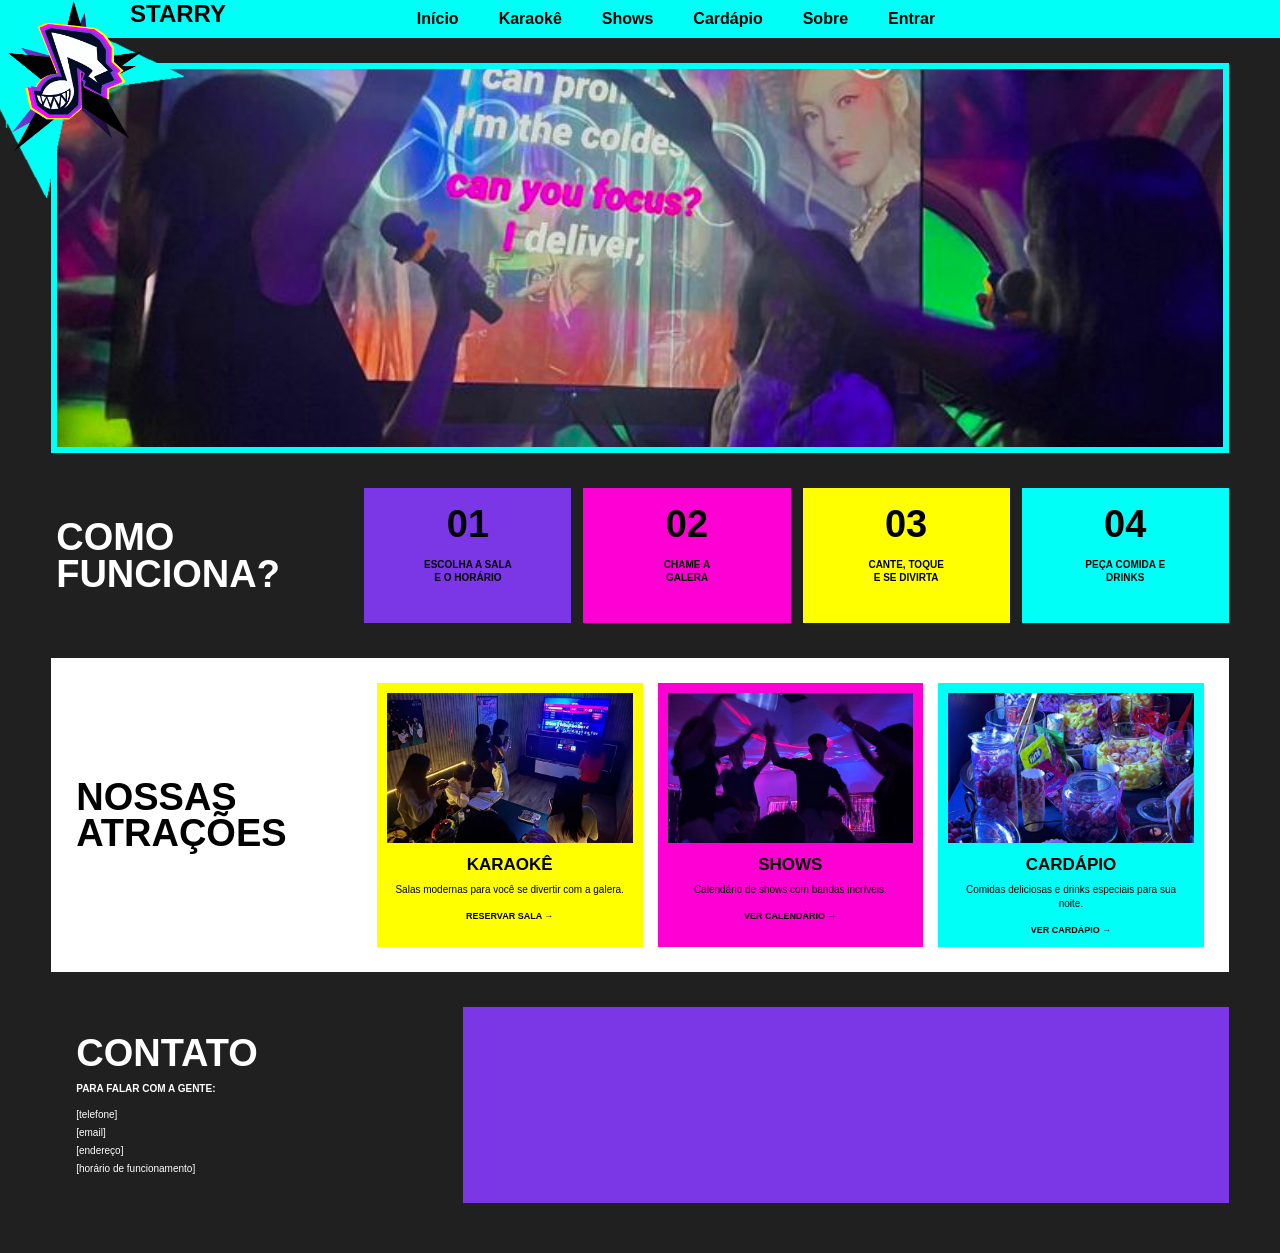
<file: index.html>
<!doctype html> 
<html lang="pt-br"> 
  <head> 
    <!-- Configurações --> 
    <meta charset="UTF-8" /> 
    <meta name="viewport" content="width=device-width, initial-scale=1.0" /> 
    <title>Starry</title> 
    <link rel="stylesheet" href="./assets/css/Style.css" /> 
  </head> 


 <!--PÁGINA INICIAL -->
  <body class="pagina-inicial"> 

    <!-- ================================================= -->
    <!-- MENU -->
    <!-- ================================================= -->

    <nav> 
      <div class="logomarca-estrela"></div> 
      <!-- Logo --> 
      <div class="logomarca-estrela-azul"></div> 
      <!-- Estrela --> 
      <div class="titulo"><h1>STARRY</h1></div> 
      <!-- Nome da empresa --> 
 
      <ul> 
        <!-- Opções de página do menu --> 
        <li><a href="index.html">Início</a></li> 
        <!-- Início --> 
        <li><a href="karaoke.html">Karaokê</a></li> 
        <!-- Karaokê --> 
        <li><a href="reservas.html">Shows</a></li> 
        <!-- Shows --> 
        <li><a href="cardapio.html">Cardápio</a></li> 
        <!-- Cardápio --> 
        <li><a href="about.html">Sobre</a></li> 
        <!-- Sobre --> 
        <li><a href="enter.html">Entrar</a></li> 
        <!-- Login --> 
      </ul> 
    </nav> 
 
    <div class="imagem-principal"> 
      <img src="./assets/img/foto.jpg" alt="Imagem principal da Starry"> 
      <!-- Foto de exemplo --> 
    </div> 
 
    <section class="como-funciona"> 
      <h2>COMO<br>FUNCIONA?</h2> 
      <!-- Título separado --> 
 
      <div class="passos"> 
 <!-- separei as classes por passo a passo para fazer as caixas -->
        <div class="passo passo-01"> 
          <!-- Caixa 1 --> 
          <strong>01</strong> 
          <!-- Número --> 
          <p>ESCOLHA A SALA<br>E O HORÁRIO</p> 
          <!-- Texto --> 
        </div> 
 
        <div class="passo passo-02"> 
          <!-- Caixa 2 --> 
          <strong>02</strong> 
          <!-- Número --> 
          <p>CHAME A<br>GALERA</p> 
          <!-- Texto --> 
        </div> 
 
        <div class="passo passo-03"> 
          <!-- Caixa 3 --> 
          <strong>03</strong> 
          <!-- Número --> 
          <p>CANTE, TOQUE<br>E SE DIVIRTA</p> 
          <!-- Texto --> 
        </div> 
 
        <div class="passo passo-04"> 
          <!-- Caixa 4 --> 
          <strong>04</strong> 
          <!-- Número --> 
          <p>PEÇA COMIDA E<br>DRINKS</p> 
          <!-- Texto --> 
        </div> 
      </div> 
    </section> 
 
    <section class="nossas-atracoes"> 
      <!-- Seção --> 
      <h2>NOSSAS<br>ATRAÇÕES</h2> 
      <!-- Título --> 
 
      <div class="atracoes"> 
        <!-- Cards --> 
 
        <!-- Card Karaokê --> 
        <div class="atracao atracao-karaoke"> 
          <!-- Card 1 --> 
          <div class="imagem-atracao"> 
            <!-- Classe de Imagem --> 
            <img src="./assets/img/karaoke.jpg" alt="Karaokê"> 
            <!-- Foto --> 
          </div> 
          <h3>KARAOKÊ</h3> 
          <!-- Nome --> 
          <p>Salas modernas para você se divertir com a galera.</p> 
          <!-- Descrição --> 
          <a href="karaoke.html">RESERVAR SALA →</a> 
          <!-- Link pra página de karaoke --> 
        </div> 
 
        <!-- Card Shows --> 
        <div class="atracao atracao-shows"> 
          <!-- Card 2 --> 
          <div class="imagem-atracao"> 
            <!-- Classe de Imagem --> 
            <img src="./assets/img/show.jpg" alt="Shows"> 
            <!-- Foto --> 
          </div> 
          <h3>SHOWS</h3> 
          <!-- Nome --> 
          <p>Calendário de shows com bandas incríveis.</p> 
          <!-- Descrição --> 
          <a href="shows.html">VER CALENDÁRIO →</a> 
          <!-- Link --> 
        </div> 
 
        <!-- Card Cardápio --> 
        <div class="atracao atracao-cardapio"> 
          <!-- Card 3 --> 
          <div class="imagem-atracao"> 
            <!-- Classe de Imagem --> 
            <img src="./assets/img/cardapio.jpg" alt="Cardápio"> 
            <!-- Foto --> 
          </div> 
          <h3>CARDÁPIO</h3> 
          <!-- Nome --> 
          <p>Comidas deliciosas e drinks especiais para sua noite.</p> 
          <!-- Descrição --> 
          <a href="cardapio.html">VER CARDÁPIO →</a> 
          <!-- Link --> 
        </div> 
      </div> 
    </section> 
 
    <!-- Seção Contato --> 
    <section class="contato"> 
 
      <div class="informacoes-contato"> 
        <!-- Classes de Informações --> 
        <h2>CONTATO</h2> 
        <!-- Título --> 
        <p>PARA FALAR COM A GENTE:</p> 
        <!-- Introdução --> 
 
        <ul> 
          <!-- Lista --> 
          <li>[telefone]</li> 
          <li>[email]</li>  
          <li>[endereço]</li>  
          <li>[horário de funcionamento]</li> 
        </ul> 
      </div> 

      <div class="bloco-contato"></div> 
      <!-- Bloco roxo só pra decoração --> 
    </section> 
  </body> 
</html>
</file>
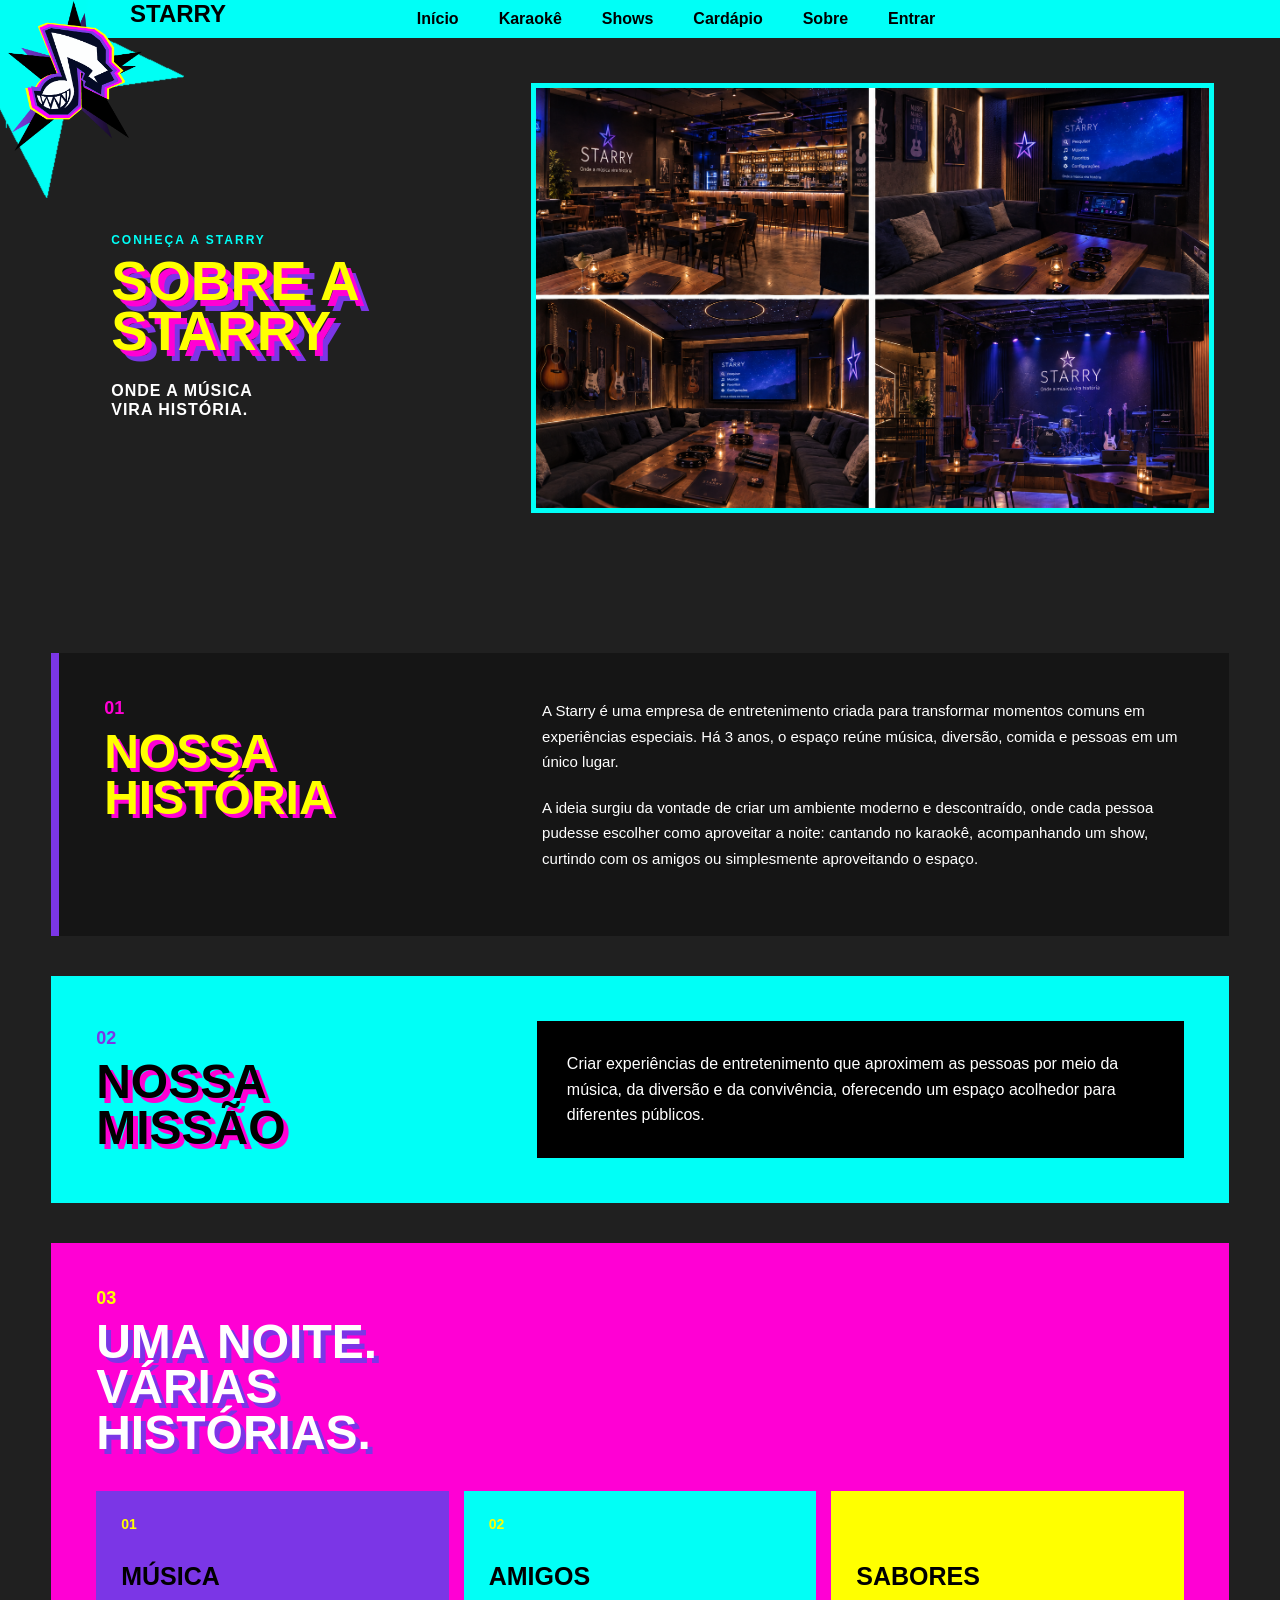
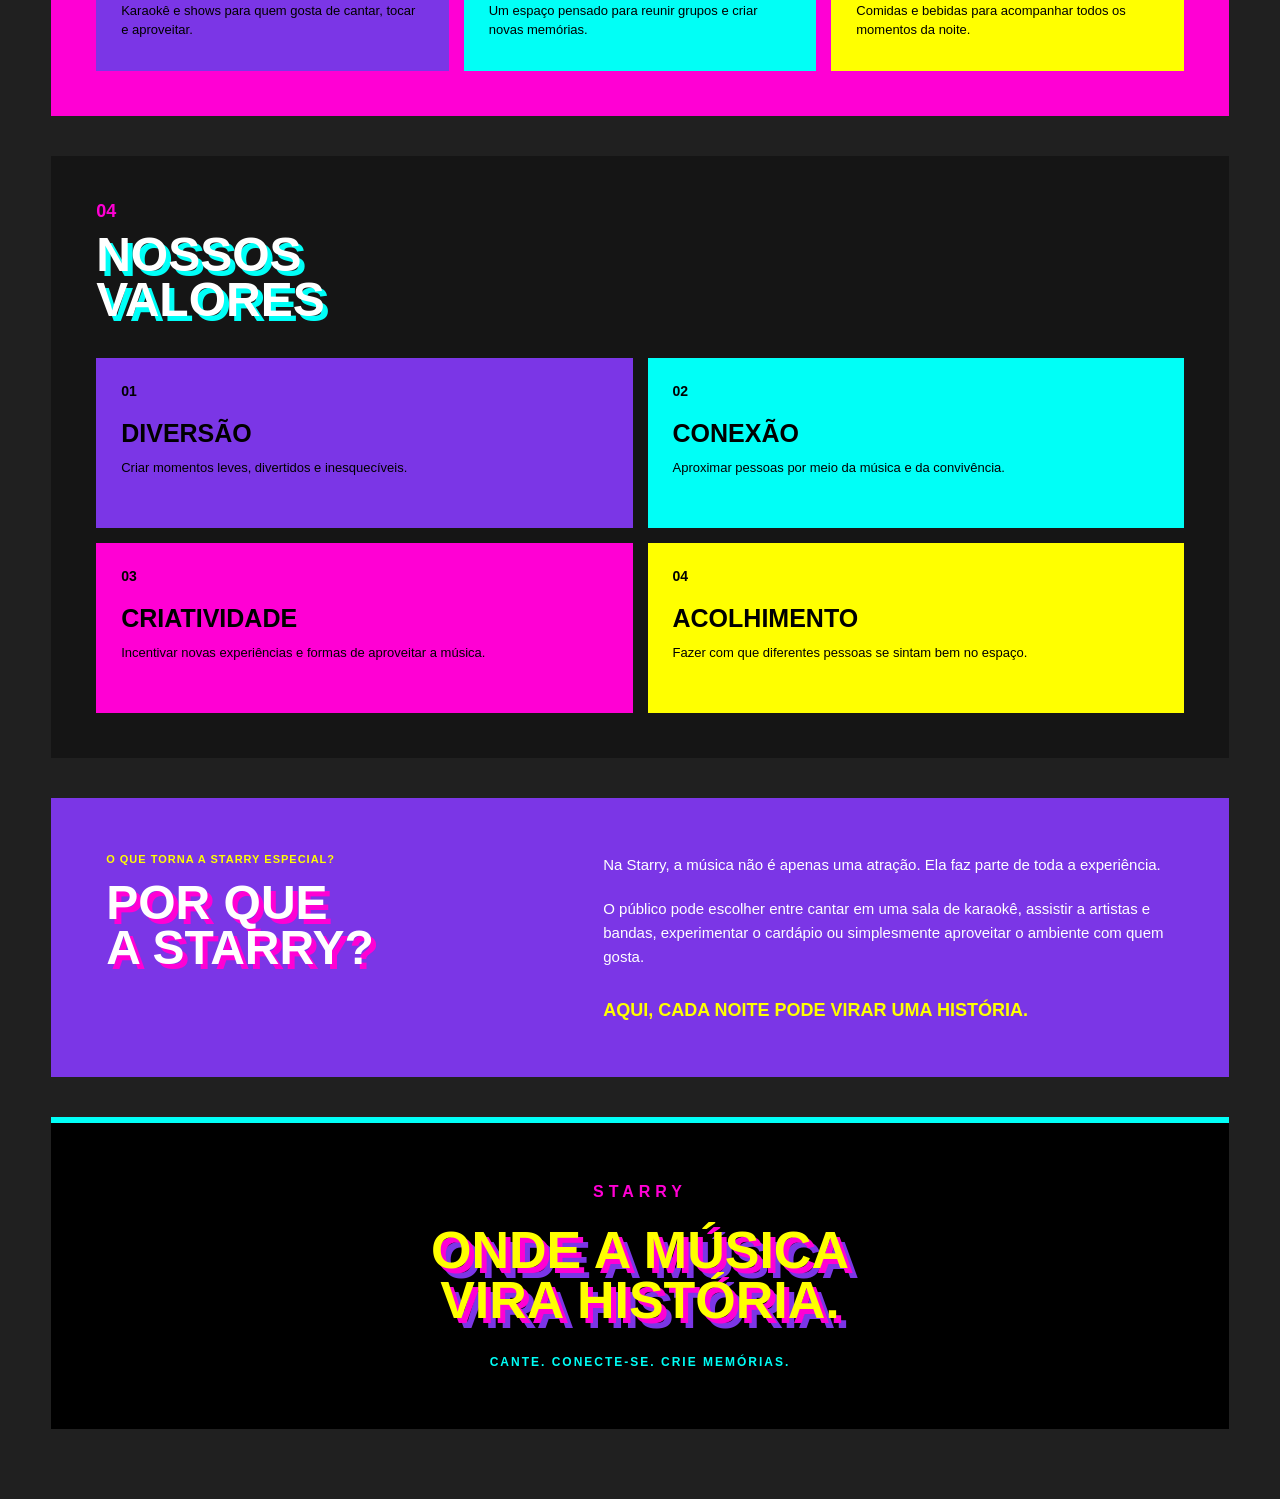
<file: about.html>
<!doctype html>
<html lang="pt-br">

  <head>
    <!-- Configurações -->
    <meta charset="UTF-8" />
    <meta name="viewport" content="width=device-width, initial-scale=1.0" />
    <title>Starry - Sobre</title>

    <!-- CSS -->
    <link rel="stylesheet" href="./assets/css/about.css" />
  </head>


  <body>
    <!-- Página -->


    <!-- ================================================= -->
    <!-- MENU -->
    <!-- ================================================= -->

    <nav>
      <!-- Navegação -->

      <div class="logomarca-estrela"></div>
      <!-- Logo -->

      <div class="logomarca-estrela-azul"></div>
      <!-- Estrela -->

      <div class="titulo">
        <h1>STARRY</h1>
      </div>
      <!-- Nome -->


      <ul>
        <!-- Opções do menu -->

        <li><a href="index.html">Início</a></li>
        <!-- Início -->

        <li><a href="karaoke.html">Karaokê</a></li>
        <!-- Karaokê -->

        <li><a href="reservas.html">Shows</a></li>
        <!-- Shows -->

        <li><a href="cardapio.html">Cardápio</a></li>
        <!-- Cardápio -->

        <li><a href="about.html">Sobre</a></li>
        <!-- Sobre -->

        <li><a href="enter.html">Entrar</a></li>
        <!-- Login -->

      </ul>
    </nav>


    <!-- ================================================= -->
    <!-- APRESENTAÇÃO -->
    <!-- ================================================= -->

    <section class="sobre-apresentacao">

      <!-- Título -->
      <div class="titulo-sobre">

        <span>CONHEÇA A STARRY</span>
        <!-- Identificação -->

        <h2>
          SOBRE A<br>
          STARRY
        </h2>
        <!-- Título -->

        <p>
          ONDE A MÚSICA<br>
          VIRA HISTÓRIA.
        </p>
        <!-- Slogan -->

      </div>


      <!-- Conteúdo principal -->
      <div class="sobre-conteudo">

        <!-- Balão -->
        <div class="balao-sobre">

          <p>
            A STARRY NASCEU DO DESEJO DE CRIAR UM LUGAR ONDE AS PESSOAS
            PUDESSEM SIMPLESMENTE APROVEITAR O TEMPO COM QUEM AMAM,
            CRIANDO MOMENTOS INESQUECÍVEIS. AQUI, AMIGOS E FAMÍLIAS
            SE REÚNEM, CONVERSAM, CANTAM, COMEM E, PRINCIPALMENTE,
            SE DIVERTEM JUNTOS.
          </p>

        </div>


        <!-- Imagem do local -->
        <div class="imagem-local">

          <img
            src="./assets/img/local.png"
            alt="Imagem do espaço da Starry"
          >
          <!-- Foto -->

        </div>

      </div>

    </section>


    <!-- ================================================= -->
    <!-- HISTÓRIA -->
    <!-- ================================================= -->

    <section class="historia">

      <!-- Título -->
      <div class="titulo-secao">

        <span>01</span>
        <!-- Número -->

        <h2>
          NOSSA<br>
          HISTÓRIA
        </h2>
        <!-- Título -->

      </div>


      <!-- Texto -->
      <div class="texto-secao">

        <p>
          A Starry é uma empresa de entretenimento criada para transformar
          momentos comuns em experiências especiais. Há 3 anos, o espaço
          reúne música, diversão, comida e pessoas em um único lugar.
        </p>

        <p>
          A ideia surgiu da vontade de criar um ambiente moderno e
          descontraído, onde cada pessoa pudesse escolher como aproveitar
          a noite: cantando no karaokê, acompanhando um show, curtindo
          com os amigos ou simplesmente aproveitando o espaço.
        </p>

      </div>

    </section>


    <!-- ================================================= -->
    <!-- MISSÃO -->
    <!-- ================================================= -->

    <section class="missao">

      <!-- Título -->
      <div class="titulo-missao">

        <span>02</span>
        <!-- Número -->

        <h2>
          NOSSA<br>
          MISSÃO
        </h2>
        <!-- Título -->

      </div>


      <!-- Texto -->
      <div class="caixa-missao">

        <p>
          Criar experiências de entretenimento que aproximem as pessoas
          por meio da música, da diversão e da convivência, oferecendo
          um espaço acolhedor para diferentes públicos.
        </p>

      </div>

    </section>


    <!-- ================================================= -->
    <!-- EXPERIÊNCIA -->
    <!-- ================================================= -->

    <section class="experiencia">

      <!-- Título -->
      <div class="titulo-experiencia">

        <span>03</span>
        <!-- Número -->

        <h2>
          UMA NOITE.<br>
          VÁRIAS<br>
          HISTÓRIAS.
        </h2>
        <!-- Título -->

      </div>


      <!-- Conteúdo -->
      <div class="experiencia-conteudo">

        <!-- Música -->
        <div class="experiencia-item">

          <span>01</span>
          <!-- Número -->

          <strong>MÚSICA</strong>
          <!-- Título -->

          <p>
            Karaokê e shows para quem gosta de cantar, tocar e aproveitar.
          </p>

        </div>


        <!-- Amigos -->
        <div class="experiencia-item">

          <span>02</span>
          <!-- Número -->

          <strong>AMIGOS</strong>
          <!-- Título -->

          <p>
            Um espaço pensado para reunir grupos e criar novas memórias.
          </p>

        </div>


        <!-- Sabores -->
        <div class="experiencia-item">

          <span>03</span>
          <!-- Número -->

          <strong>SABORES</strong>
          <!-- Título -->

          <p>
            Comidas e bebidas para acompanhar todos os momentos da noite.
          </p>

        </div>

      </div>

    </section>


    <!-- ================================================= -->
    <!-- VALORES -->
    <!-- ================================================= -->

    <section class="valores">

      <!-- Título -->
      <div class="titulo-valores">

        <span>04</span>
        <!-- Número -->

        <h2>
          NOSSOS<br>
          VALORES
        </h2>
        <!-- Título -->

      </div>


      <!-- Lista -->
      <div class="lista-valores">

        <!-- Diversão -->
        <div class="valor valor-roxo">

          <strong>01</strong>
          <!-- Número -->

          <h3>DIVERSÃO</h3>
          <!-- Título -->

          <p>
            Criar momentos leves, divertidos e inesquecíveis.
          </p>

        </div>


        <!-- Conexão -->
        <div class="valor valor-ciano">

          <strong>02</strong>
          <!-- Número -->

          <h3>CONEXÃO</h3>
          <!-- Título -->

          <p>
            Aproximar pessoas por meio da música e da convivência.
          </p>

        </div>


        <!-- Criatividade -->
        <div class="valor valor-rosa">

          <strong>03</strong>
          <!-- Número -->

          <h3>CRIATIVIDADE</h3>
          <!-- Título -->

          <p>
            Incentivar novas experiências e formas de aproveitar a música.
          </p>

        </div>


        <!-- Acolhimento -->
        <div class="valor valor-amarelo">

          <strong>04</strong>
          <!-- Número -->

          <h3>ACOLHIMENTO</h3>
          <!-- Título -->

          <p>
            Fazer com que diferentes pessoas se sintam bem no espaço.
          </p>

        </div>

      </div>

    </section>


    <!-- ================================================= -->
    <!-- DIFERENCIAL -->
    <!-- ================================================= -->

    <section class="diferencial">

      <!-- Título -->
      <div class="titulo-diferencial">

        <span>O QUE TORNA A STARRY ESPECIAL?</span>
        <!-- Destaque -->

        <h2>
          POR QUE<br>
          A STARRY?
        </h2>
        <!-- Título -->

      </div>


      <!-- Texto -->
      <div class="texto-diferencial">

        <p>
          Na Starry, a música não é apenas uma atração.
          Ela faz parte de toda a experiência.
        </p>

        <p>
          O público pode escolher entre cantar em uma sala de karaokê,
          assistir a artistas e bandas, experimentar o cardápio ou
          simplesmente aproveitar o ambiente com quem gosta.
        </p>

        <strong>
          AQUI, CADA NOITE PODE VIRAR UMA HISTÓRIA.
        </strong>

      </div>

    </section>


    <!-- ================================================= -->
    <!-- FRASE FINAL -->
    <!-- ================================================= -->

    <section class="frase-final">

      <p>STARRY</p>
      <!-- Nome -->

      <h2>
        ONDE A MÚSICA<br>
        VIRA HISTÓRIA.
      </h2>
      <!-- Slogan -->

      <span>
        CANTE. CONECTE-SE. CRIE MEMÓRIAS.
      </span>
      <!-- Frase -->

    </section>


  </body>

</html>
</file>
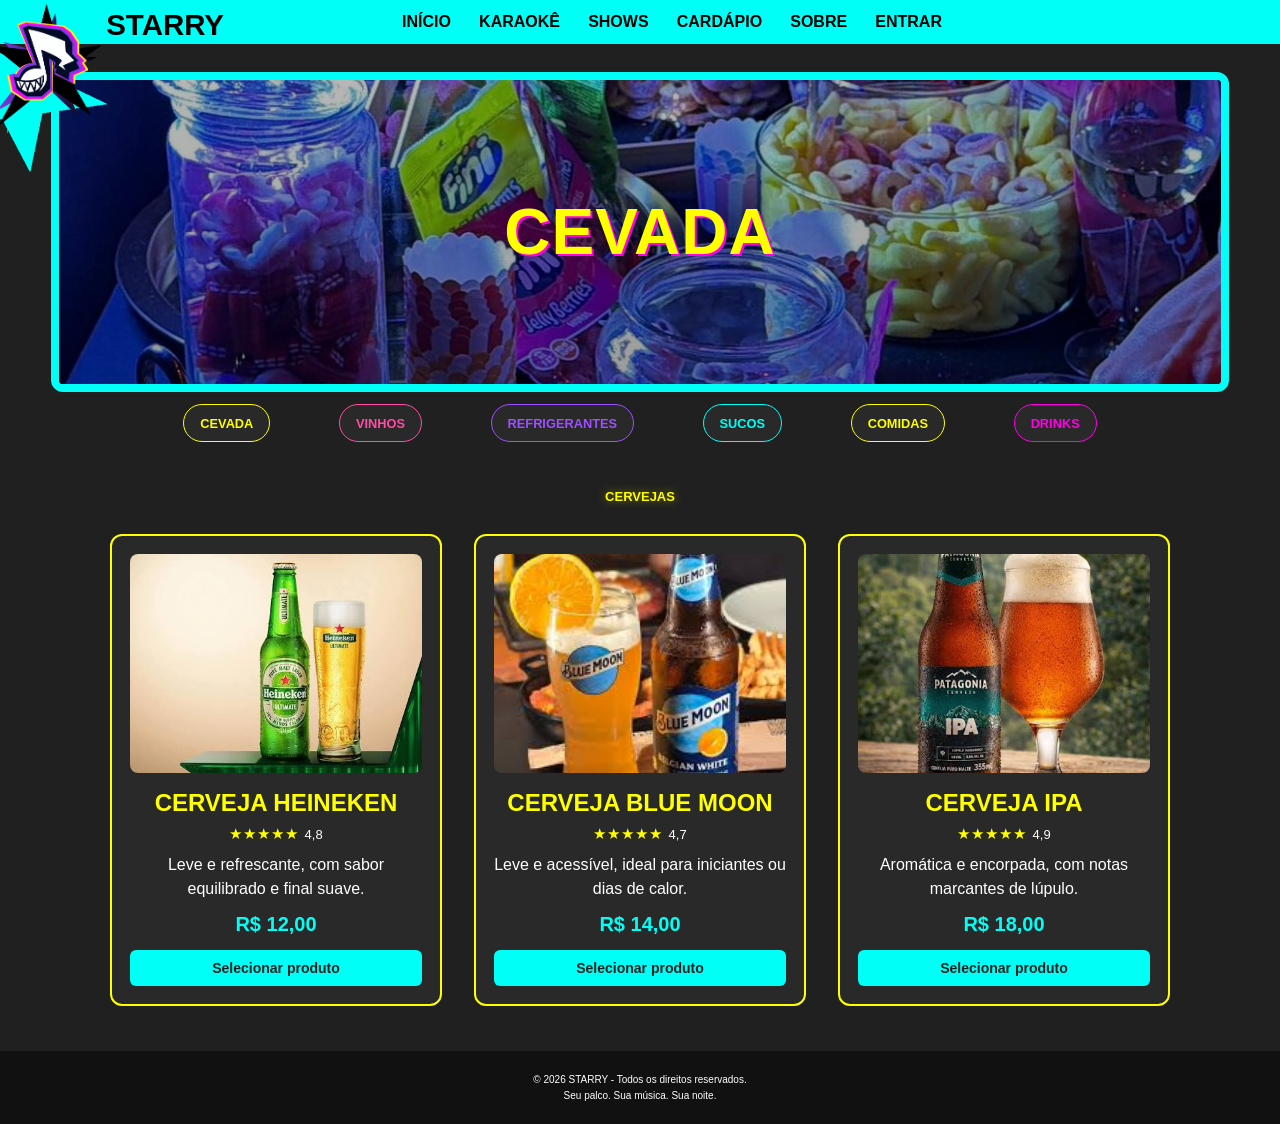
<file: cevada.html>
<!DOCTYPE html>
<html lang="pt-BR">

<head>
    <meta charset="UTF-8">
    <meta name="viewport" content="width=device-width, initial-scale=1.0">
    <title>STARRY - Cevada</title>
    <link rel="stylesheet" href="./assets/css/cevada.css">
</head>

<body class="pagina-inicial">
    <nav class="menu-principal" aria-label="Navegação principal">
        <div class="logomarca-estrela" aria-hidden="true"></div>
        <div class="logomarca-estrela-azul" aria-hidden="true"></div>
        <div class="titulo">
            <h1>STARRY</h1>
        </div>
        <ul>
            <li><a href="index.html">Início</a></li>
            <li><a href="karaoke.html">Karaokê</a></li>
            <li><a href="shows.html">Shows</a></li>
            <li><a href="cardapio.html">Cardápio</a></li>
            <li><a href="about.html">Sobre</a></li>
            <li><a href="enter.html">Entrar</a></li>
        </ul>
    </nav>

    <main>
        <section class="destaque destaque-produtos" aria-labelledby="titulo-cevada">
            <h2 id="titulo-cevada">CEVADA</h2>
        </section>

        <nav class="categorias" aria-label="Categorias do cardápio">
            <a href="cevada.html" class="cervejas" aria-current="page">CEVADA</a>
            <a href="vinhos.html" class="vinhos">VINHOS</a>
            <a href="refrigerantes.html" class="refrigerantes">REFRIGERANTES</a>
            <a href="sucos.html" class="sucos">SUCOS</a>
            <a href="comidas.html" class="comidas">COMIDAS</a>
            <a href="drinks.html" class="drinks">DRINKS</a>
        </nav>

        <section class="secao-cardapio secao-produtos" aria-labelledby="lista-cevada">
            <h2 id="lista-cevada">CERVEJAS</h2>
            <div class="container-produtos">
                <article class="produto-menu">
                    <img class="foto-produto" src="assets/img/heineken.jpg" alt="Garrafa e copo de cerveja Heineken">
                    <h3>CERVEJA HEINEKEN</h3>
                    <p class="avaliacao" aria-label="Avaliação: 4,8 de 5">★★★★★ <span>4,8</span></p>
                    <p class="descricao-produto">Leve e refrescante, com sabor equilibrado e final suave.</p>
                    <p class="preco-produto">R$ 12,00</p>
                    <button class="acao-produto" type="button" aria-pressed="false">Selecionar produto</button>
                </article>
                <article class="produto-menu">
                    <img class="foto-produto" src="assets/img/blue moon.jpg" alt="Chope sendo servido em um copo">
                    <h3>CERVEJA BLUE MOON</h3>
                    <p class="avaliacao" aria-label="Avaliação: 4,7 de 5">★★★★★ <span>4,7</span></p>
                    <p class="descricao-produto">Leve e acessível, ideal para iniciantes ou dias de calor.</p>
                    <p class="preco-produto">R$ 14,00</p>
                    <button class="acao-produto" type="button" aria-pressed="false">Selecionar produto</button>
                </article>
                <article class="produto-menu">
                    <img class="foto-produto" src="assets/img/cerveja_ipa.jpg" alt="Caneca de cerveja dourada com espuma">
                    <h3>CERVEJA IPA</h3>
                    <p class="avaliacao" aria-label="Avaliação: 4,9 de 5">★★★★★ <span>4,9</span></p>
                    <p class="descricao-produto">Aromática e encorpada, com notas marcantes de lúpulo.</p>
                    <p class="preco-produto">R$ 18,00</p>
                    <button class="acao-produto" type="button" aria-pressed="false">Selecionar produto</button>
                </article>
            </div>
        </section>
    </main>

    <footer>
        <p>&copy; 2026 STARRY - Todos os direitos reservados.</p>
        <p>Seu palco. Sua música. Sua noite.</p>
    </footer>
    <script src="assets/js/cardapio.js"></script>
</body>
</html>
</file>
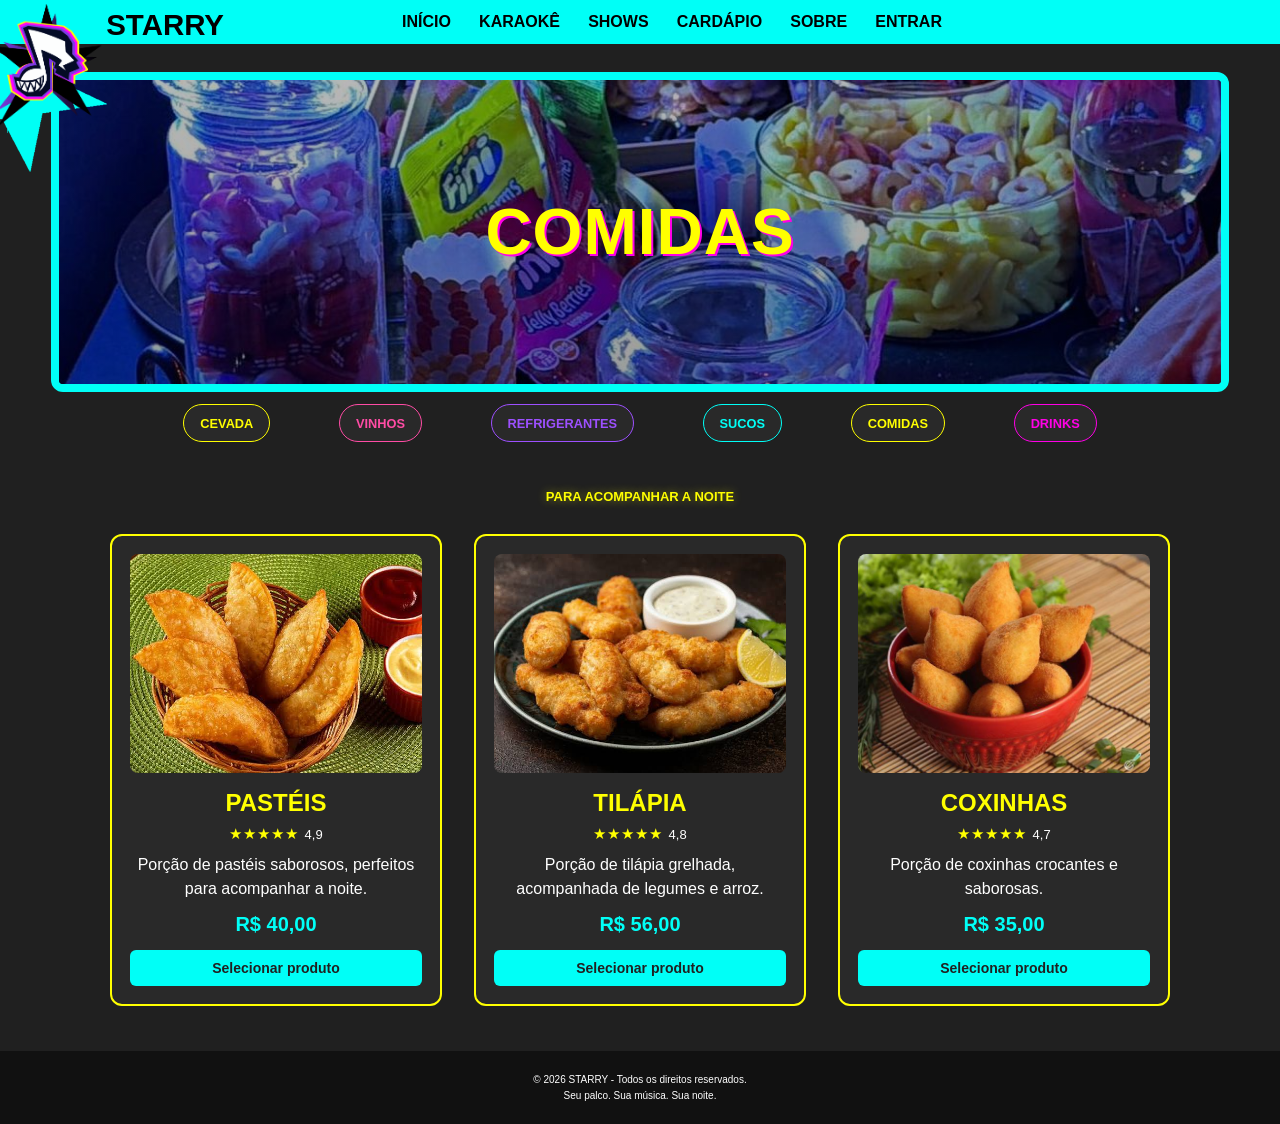
<file: comidas.html>
<!DOCTYPE html>
<html lang="pt-BR">
<head>
    <meta charset="UTF-8">
    <meta name="viewport" content="width=device-width, initial-scale=1.0">
    <title>STARRY - Comidas</title>
    <link rel="stylesheet" href="assets/css/comidas.css">
</head>
<body class="pagina-inicial">
    <nav class="menu-principal" aria-label="Navegação principal">
        <div class="logomarca-estrela" aria-hidden="true"></div>
        <div class="logomarca-estrela-azul" aria-hidden="true"></div>
        <div class="titulo"><h1>STARRY</h1></div>
        <ul>
            <li><a href="index.html">Início</a></li>
            <li><a href="karaoke.html">Karaokê</a></li>
            <li><a href="shows.html">Shows</a></li>
            <li><a href="cardapio.html">Cardápio</a></li>
            <li><a href="about.html">Sobre</a></li>
            <li><a href="enter.html">Entrar</a></li>
        </ul>
    </nav>
    <main>
        <section class="destaque destaque-produtos" aria-labelledby="titulo-categoria"><h2 id="titulo-categoria">COMIDAS</h2></section>
        <nav class="categorias" aria-label="Categorias do cardápio">
            <a href="cevada.html" class="cervejas">CEVADA</a>
            <a href="vinhos.html" class="vinhos">VINHOS</a>
            <a href="refrigerantes.html" class="refrigerantes">REFRIGERANTES</a>
            <a href="sucos.html" class="sucos">SUCOS</a>
            <a href="comidas.html" class="comidas" aria-current="page">COMIDAS</a>
            <a href="drinks.html" class="drinks">DRINKS</a>
        </nav>
        <section class="secao-cardapio secao-produtos" aria-labelledby="lista-produtos">
            <h2 id="lista-produtos">PARA ACOMPANHAR A NOITE</h2>
            <div class="container-produtos">
                <article class="produto-menu">
                    <img class="foto-produto" src="assets/img/porção-pastel.jpg" alt="Porção de pastéis">
                    <h3>PASTÉIS</h3>
                    <p class="avaliacao" aria-label="Avaliação: 4,9 de 5">★★★★★ <span>4,9</span></p>
                    <p class="descricao-produto">Porção de pastéis saborosos, perfeitos para acompanhar a noite.</p>
                    <p class="preco-produto">R$ 40,00</p>
                    <button class="acao-produto" type="button" aria-pressed="false">Selecionar produto</button>
                </article>
                <article class="produto-menu">
                    <img class="foto-produto" src="assets/img/porção-tilápia.jpg" alt="Porção de tilápia">
                    <h3>TILÁPIA</h3>
                    <p class="avaliacao" aria-label="Avaliação: 4,8 de 5">★★★★★ <span>4,8</span></p>
                    <p class="descricao-produto">Porção de tilápia grelhada, acompanhada de legumes e arroz.</p>
                    <p class="preco-produto">R$ 56,00</p>
                    <button class="acao-produto" type="button" aria-pressed="false">Selecionar produto</button>
                </article>
                <article class="produto-menu">
                    <img class="foto-produto" src="assets/img/porção-coxinha.jpg" alt="Porção de coxinhas">
                    <h3>COXINHAS</h3>
                    <p class="avaliacao" aria-label="Avaliação: 4,7 de 5">★★★★★ <span>4,7</span></p>
                    <p class="descricao-produto">Porção de coxinhas crocantes e saborosas.</p>
                    <p class="preco-produto">R$ 35,00</p>
                    <button class="acao-produto" type="button" aria-pressed="false">Selecionar produto</button>
                </article>
            </div>
        </section>
    </main>
    <footer><p>&copy; 2026 STARRY - Todos os direitos reservados.</p><p>Seu palco. Sua música. Sua noite.</p></footer>
    <script src="assets/js/cardapio.js"></script>
</body>
</html>
</file>
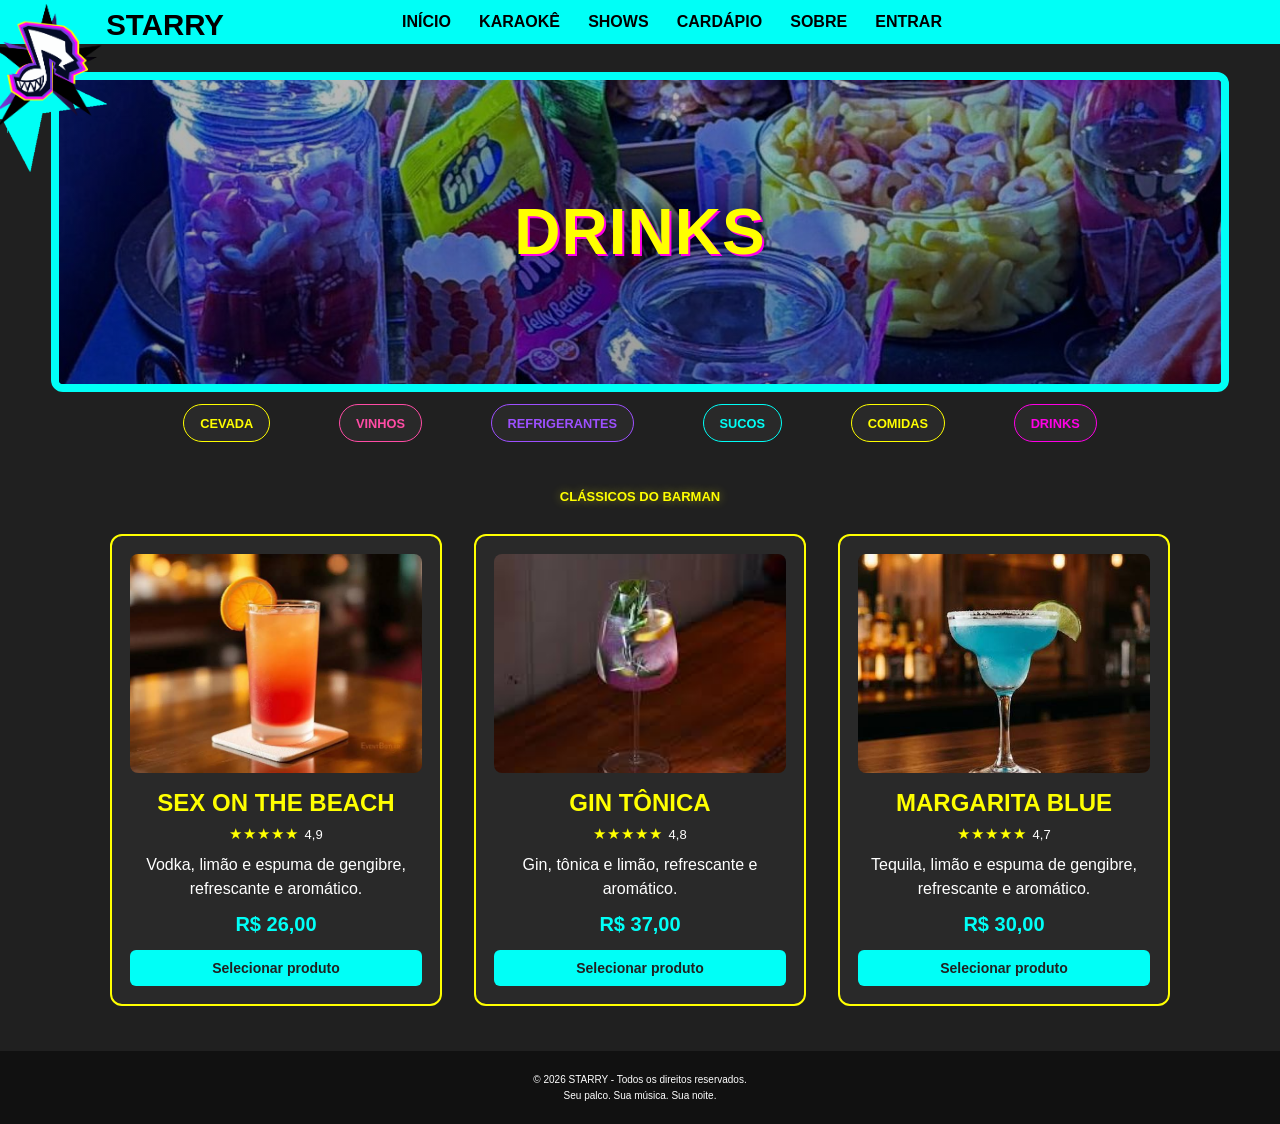
<file: drinks.html>
<!DOCTYPE html>
<html lang="pt-BR">
<head>
    <meta charset="UTF-8">
    <meta name="viewport" content="width=device-width, initial-scale=1.0">
    <title>STARRY - Drinks</title>
    <link rel="stylesheet" href="assets/css/drinks.css">
</head>
<body class="pagina-inicial">
    <nav class="menu-principal" aria-label="Navegação principal">
        <div class="logomarca-estrela" aria-hidden="true"></div>
        <div class="logomarca-estrela-azul" aria-hidden="true"></div>
        <div class="titulo"><h1>STARRY</h1></div>
        <ul>
            <li><a href="index.html">Início</a></li>
            <li><a href="karaoke.html">Karaokê</a></li>
            <li><a href="shows.html">Shows</a></li>
            <li><a href="cardapio.html">Cardápio</a></li>
            <li><a href="about.html">Sobre</a></li>
            <li><a href="enter.html">Entrar</a></li>
        </ul>
    </nav>
    <main>
        <section class="destaque destaque-produtos" aria-labelledby="titulo-categoria"><h2 id="titulo-categoria">DRINKS</h2></section>
        <nav class="categorias" aria-label="Categorias do cardápio">
            <a href="cevada.html" class="cervejas">CEVADA</a>
            <a href="vinhos.html" class="vinhos">VINHOS</a>
            <a href="refrigerantes.html" class="refrigerantes">REFRIGERANTES</a>
            <a href="sucos.html" class="sucos">SUCOS</a>
            <a href="comidas.html" class="comidas">COMIDAS</a>
            <a href="drinks.html" class="drinks" aria-current="page">DRINKS</a>
        </nav>
        <section class="secao-cardapio secao-produtos" aria-labelledby="lista-produtos">
            <h2 id="lista-produtos">CLÁSSICOS DO BARMAN</h2>
            <div class="container-produtos">
                <article class="produto-menu">
                    <img class="foto-produto" src="assets/img/sex-on-the-beach.jpg" alt="Drink Sex on the Beach">
                    <h3>SEX ON THE BEACH</h3>
                    <p class="avaliacao" aria-label="Avaliação: 4,9 de 5">★★★★★ <span>4,9</span></p>
                    <p class="descricao-produto">Vodka, limão e espuma de gengibre, refrescante e aromático.</p>
                    <p class="preco-produto">R$ 26,00</p>
                    <button class="acao-produto" type="button" aria-pressed="false">Selecionar produto</button>
                </article>
                <article class="produto-menu">
                    <img class="foto-produto" src="assets/img/Gin-Tônica.jpg" alt="Gin Tônica">
                    <h3>GIN TÔNICA</h3>
                    <p class="avaliacao" aria-label="Avaliação: 4,8 de 5">★★★★★ <span>4,8</span></p>
                    <p class="descricao-produto">Gin, tônica e limão, refrescante e aromático.</p>
                    <p class="preco-produto">R$ 37,00</p>
                    <button class="acao-produto" type="button" aria-pressed="false">Selecionar produto</button>
                </article>
                <article class="produto-menu">
                    <img class="foto-produto" src="assets/img/Margarita-Blue.jpg" alt="Drink Margarita Blue">
                    <h3>MARGARITA BLUE</h3>
                    <p class="avaliacao" aria-label="Avaliação: 4,7 de 5">★★★★★ <span>4,7</span></p>
                    <p class="descricao-produto">Tequila, limão e espuma de gengibre, refrescante e aromático.</p>
                    <p class="preco-produto">R$ 30,00</p>
                    <button class="acao-produto" type="button" aria-pressed="false">Selecionar produto</button>
                </article>
            </div>
        </section>
    </main>
    <footer><p>&copy; 2026 STARRY - Todos os direitos reservados.</p><p>Seu palco. Sua música. Sua noite.</p></footer>
    <script src="assets/js/cardapio.js"></script>
</body>
</html>
</file>
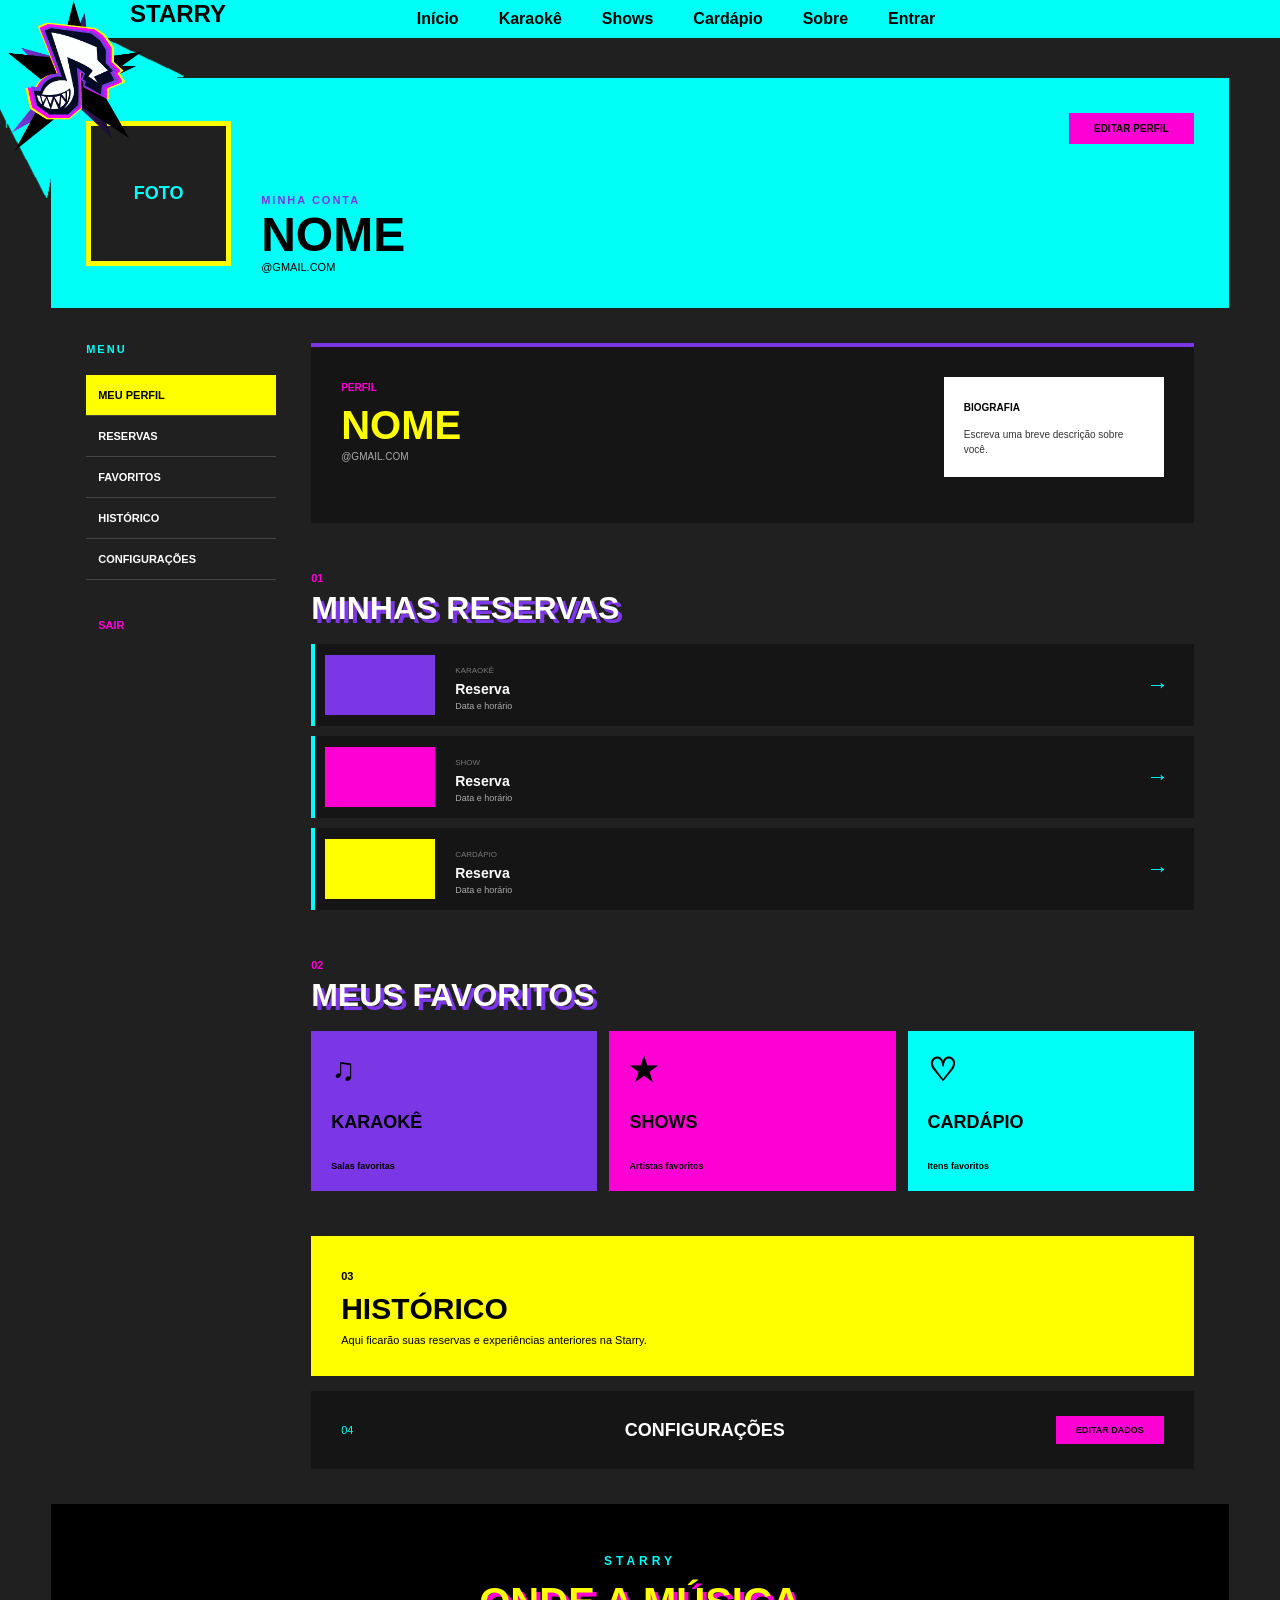
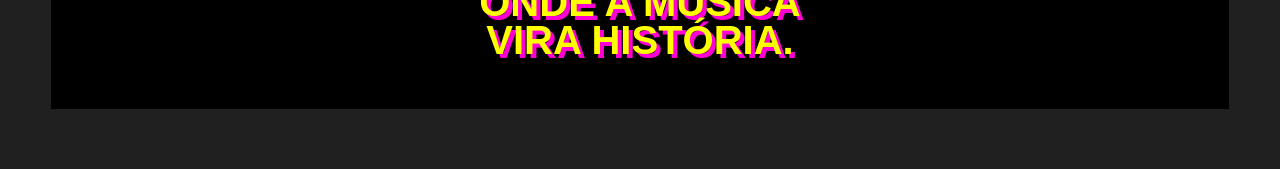
<file: enter.html>
<!doctype html>
<html lang="pt-br">
  <head>
    <!-- Configurações -->
    <meta charset="UTF-8" />
    <meta name="viewport" content="width=device-width, initial-scale=1.0" />
    <title>Starry | Minha Conta</title>
    <link rel="stylesheet" href="./assets/css/enter.css" />
  </head>

  <!-- Página da conta -->
  <body>

    <!-- Menu -->
    <nav>
      <div class="logomarca-estrela"></div>
      <!-- Logo -->
      <div class="logomarca-estrela-azul"></div>
      <!-- Estrela -->
      <div class="titulo">
        <h1>STARRY</h1>
      </div>
      <!-- Nome da empresa -->
      <ul>
        <!-- Opções de página do menu -->
        <li><a href="index.html">Início</a></li>
        <!-- Início -->
        <li><a href="karaoke.html">Karaokê</a></li>
        <!-- Karaokê -->
        <li><a href="reservas.html">Shows</a></li>
        <!-- Shows -->
        <li><a href="cardapio.html">Cardápio</a></li>
        <!-- Cardápio -->
        <li><a href="about.html">Sobre</a></li>
        <!-- Sobre -->
        <li><a href="enter.html">Entrar</a></li>
        <!-- Login -->
      </ul>
    </nav>

    <section class="conta-topo">
      <!-- Cabeçalho da conta -->
      <div class="conta-foto">
        FOTO
      </div>
      <!-- Foto do usuário -->

      <div class="conta-nome">
        <!-- Informações do usuário -->
        <span>MINHA CONTA</span>
        <h2>NOME</h2>
        <p>@GMAIL.COM</p>
      </div>

      <button class="conta-editar">
        EDITAR PERFIL
      </button>
      <!-- Botão para editar o perfil -->

    </section>

    <!-- Área principal -->
    <main class="conta-area">

      <!-- Menu lateral -->
      <aside class="conta-menu">
        <!-- Opções da conta -->

        <span>MENU</span>

        <a href="#perfil" class="ativo">
          MEU PERFIL
        </a>
        <!-- Link para o perfil -->

        <a href="#reservas">
          RESERVAS
        </a>
        <!-- Link para as reservas -->

        <a href="#favoritos">
          FAVORITOS
        </a>
        <!-- Link para os favoritos -->

        <a href="#historico">
          HISTÓRICO
        </a>
        <!-- Link para o histórico -->

        <a href="#configuracoes">
          CONFIGURAÇÕES
        </a>
        <!-- Link para as configurações -->

        <a href="index.html" class="sair">
          SAIR
        </a>
        <!-- Link para a página inicial -->

      </aside>

      <!-- Conteúdo da conta -->
      <div class="conta-conteudo">

        <section class="conta-perfil" id="perfil">
          <!-- Informações do perfil -->

          <div>
            <span>PERFIL</span>
            <h2>
              NOME
            </h2>
            <p>
              @GMAIL.COM
            </p>
          </div>

          <div class="conta-biografia">
            <!-- Biografia do usuário -->
            <span>BIOGRAFIA</span>
            <p>
              Escreva uma breve descrição sobre você.
            </p>
          </div>

        </section>

        <!-- Reservas -->
        <section class="conta-secao" id="reservas">

          <div class="titulo-conta">
            <!-- Título da seção -->
            <span>01</span>
            <h2>MINHAS RESERVAS</h2>
          </div>

          <div class="reservas-grid">
            <!-- Organização dos cards -->

            <div class="reserva-card">
              <!-- Card 1 -->
              <div class="reserva-imagem">
              </div>
              <!-- Espaço da imagem -->

              <div class="reserva-texto">
                <!-- Informações da reserva -->
                <span>KARAOKÊ</span>
                <h3>Reserva</h3>
                <p>Data e horário</p>
              </div>

              <strong>→</strong>
              <!-- Seta -->
            </div>

            <div class="reserva-card">
              <!-- Card 2 -->
              <div class="reserva-imagem rosa">

              </div>
              <!-- Espaço da imagem -->

              <div class="reserva-texto">
                <!-- Informações da reserva -->
                <span>SHOW</span>
                <h3>Reserva</h3>
                <p>Data e horário</p>
              </div>

              <strong>→</strong>
              <!-- Seta -->
            </div>

            <div class="reserva-card">
              <!-- Card 3 -->
              <div class="reserva-imagem amarelo">
              </div>
              <!-- Espaço da imagem -->

              <div class="reserva-texto">
                <!-- Informações da reserva -->
                <span>CARDÁPIO</span>
                <h3>Reserva</h3>
                <p>Data e horário</p>
              </div>

              <strong>→</strong>
              <!-- Seta -->
            </div>

          </div>

        </section>

        <!-- Favoritos -->
        <section class="conta-secao" id="favoritos">

          <div class="titulo-conta">
            <!-- Título da seção -->
            <span>02</span>
            <h2>MEUS FAVORITOS</h2>
          </div>

          <div class="favoritos-grid">
            <!-- Cards de favoritos -->

            <div class="favorito-card roxo">
              <!-- Card Karaokê -->
              <strong>♫</strong>
              <!-- Símbolo -->
              <h3>KARAOKÊ</h3>
              <!-- Nome -->
              <p>Salas favoritas</p>
              <!-- Descrição -->
            </div>

            <div class="favorito-card rosa">
              <!-- Card Shows -->
              <strong>★</strong>
              <!-- Símbolo -->
              <h3>SHOWS</h3>
              <!-- Nome -->
              <p>Artistas favoritos</p>
              <!-- Descrição -->
            </div>

            <div class="favorito-card ciano">
              <!-- Card Cardápio -->
              <strong>♡</strong>
              <!-- Símbolo -->
              <h3>CARDÁPIO</h3>
              <!-- Nome -->
              <p>Itens favoritos</p>
              <!-- Descrição -->
            </div>

          </div>

        </section>

        <!-- Histórico -->
        <section class="conta-historico" id="historico">
          <!-- Reservas e experiências anteriores -->

          <span>03</span>
          <h2>HISTÓRICO</h2>
          <p>
            Aqui ficarão suas reservas e experiências anteriores
            na Starry.
          </p>

        </section>

        <!-- Configurações -->
        <section class="conta-configuracoes" id="configuracoes">
          <!-- Opções da conta -->

          <span>04</span>
          <h2>CONFIGURAÇÕES</h2>

          <button>
            EDITAR DADOS
          </button>
          <!-- Botão para editar os dados -->

        </section>

      </div>

    </main>

    <!-- Final da página -->
    <section class="conta-final">
      <!-- Frase de encerramento -->

      <p>STARRY</p>
      <h2>
        ONDE A MÚSICA<br>
        VIRA HISTÓRIA.
      </h2>

    </section>

  </body>

</html>
</file>
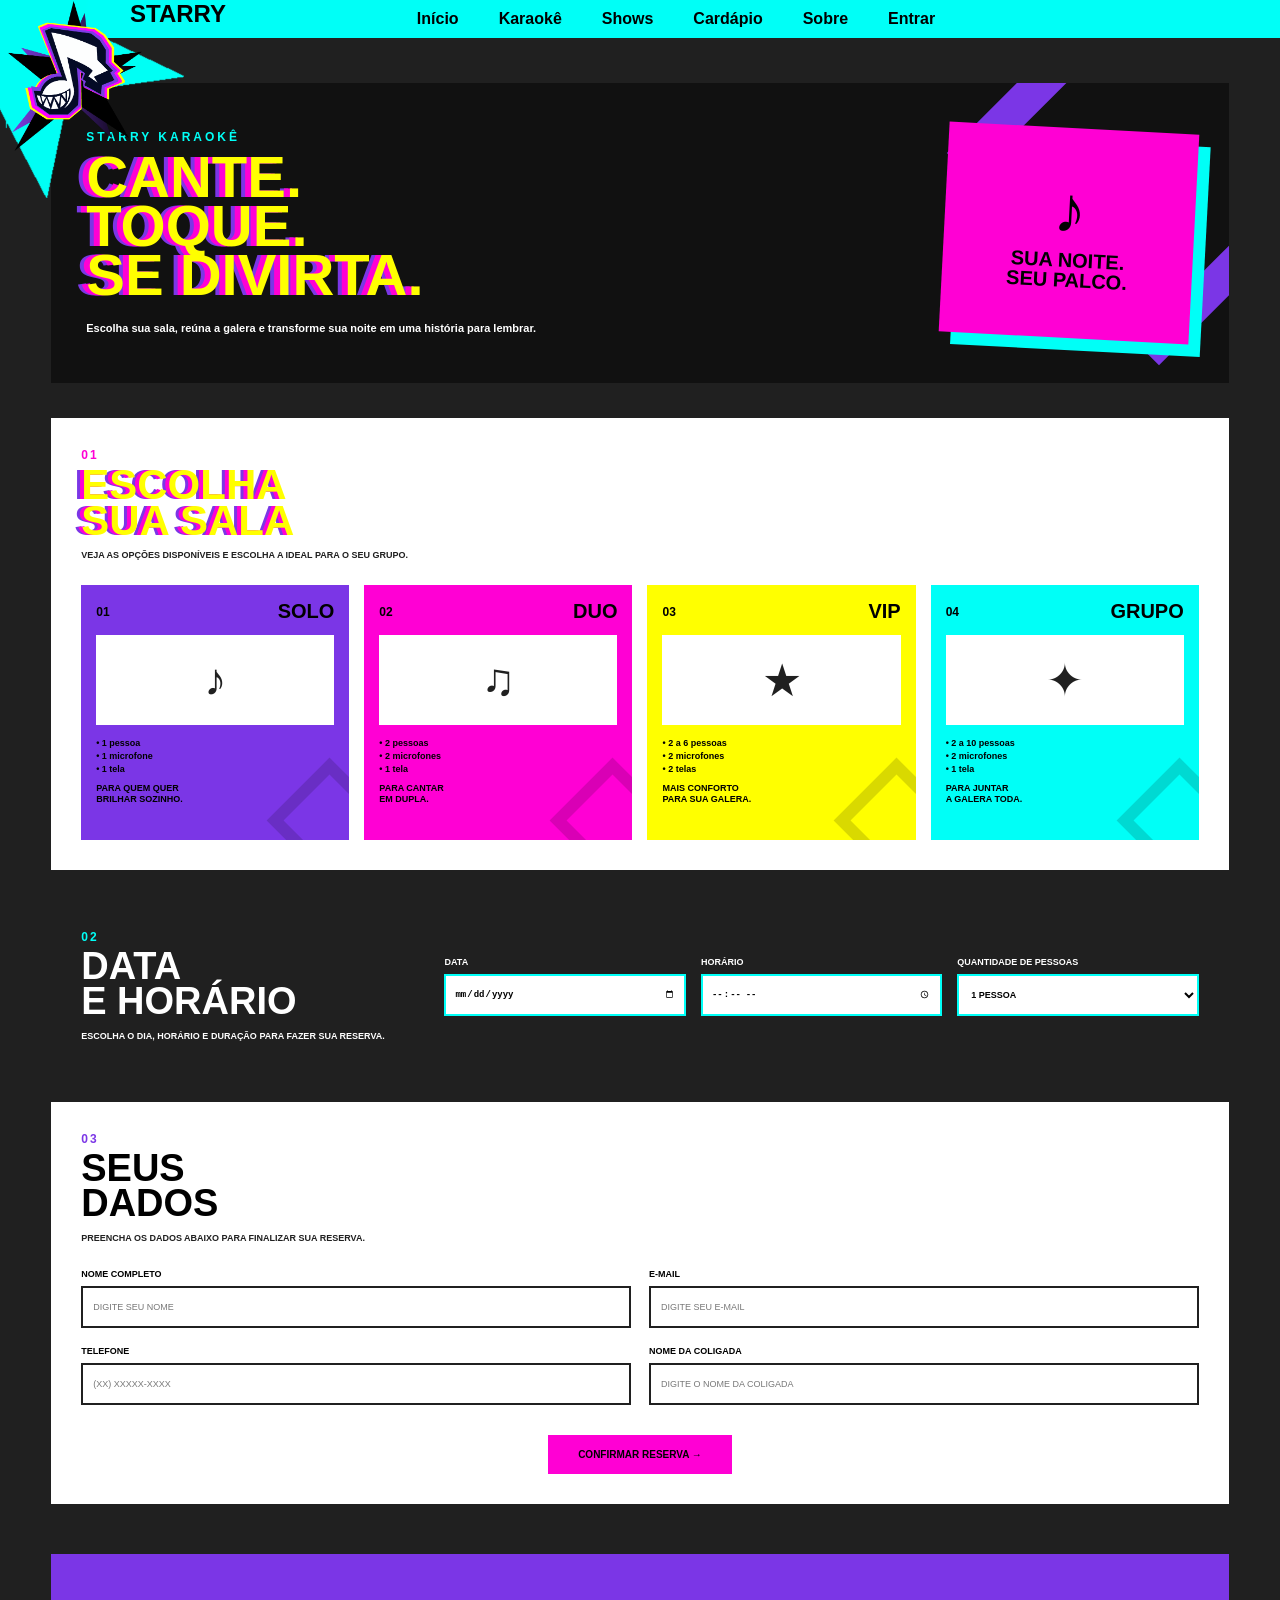
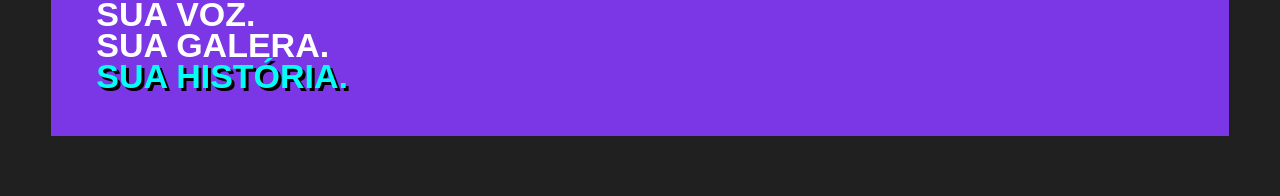
<file: karaoke.html>
<!doctype html>
<html lang="pt-br">

  <head>
    <!-- Configurações -->
    <meta charset="UTF-8" />
    <meta name="viewport" content="width=device-width, initial-scale=1.0" />
    <title>Starry | Karaokê</title>
    <link rel="stylesheet" href="./assets/css/karaoke.css" />
  </head>

  <body>
    <!-- Página -->

    <!-- Menu -->
    <nav>
      <!-- Navegação -->

      <div class="logomarca-estrela"></div>
      <!-- Logo -->

      <div class="logomarca-estrela-azul"></div>
      <!-- Estrela -->

      <div class="titulo"><h1>STARRY</h1></div>
      <!-- Nome -->

      <ul>
        <!-- Opções do menu -->

        <li><a href="index.html">Início</a></li>
        <!-- Início -->

        <li><a href="karaoke.html">Karaokê</a></li>
        <!-- Karaokê -->

        <li><a href="reservas.html">Shows</a></li>
        <!-- Shows -->

        <li><a href="cardapio.html">Cardápio</a></li>
        <!-- Cardápio -->

        <li><a href="about.html">Sobre</a></li>
        <!-- Sobre -->

        <li><a href="enter.html">Entrar</a></li>
        <!-- Login -->

      </ul>
    </nav>


    <!-- Cabeçalho do Karaokê -->
    <section class="cabecalho-karaoke">

      <div class="texto-cabecalho-karaoke">
        <!-- Texto -->

        <p class="subtitulo-karaoke">STARRY KARAOKÊ</p>
        <!-- Subtítulo -->

        <h2>CANTE.<br>TOQUE.<br>SE DIVIRTA.</h2>
        <!-- Título -->

        <p>
          Escolha sua sala, reúna a galera e transforme sua noite
          em uma história para lembrar.
        </p>
        <!-- Descrição -->

      </div>

      <div class="destaque-karaoke">
        <!-- Destaque -->

        <span>♪</span>
        <!-- Símbolo -->

        <strong>SUA NOITE.<br>SEU PALCO.</strong>
        <!-- Texto -->

      </div>

    </section>


    <!-- Escolha da sala -->
    <section class="escolha-sala">

      <!-- Título -->
      <div class="titulo-sala">

        <p class="numero-secao">01</p>
        <!-- Número -->

        <h2>ESCOLHA<br>SUA SALA</h2>
        <!-- Título -->

        <p>
          VEJA AS OPÇÕES DISPONÍVEIS E ESCOLHA A IDEAL
          PARA O SEU GRUPO.
        </p>
        <!-- Descrição -->

      </div>


      <!-- Tipos de sala -->
      <div class="tipos-sala">

        <!-- Sala Solo -->
        <div class="sala sala-1">

          <div class="topo-sala">
            <!-- Número -->
            <span>01</span>

            <!-- Nome -->
            <h3>SOLO</h3>
          </div>

          <div class="espaco-foto">
            <!-- Espaço da foto -->
            <span>♪</span>
          </div>

          <p>
            • 1 pessoa<br>
            • 1 microfone<br>
            • 1 tela
          </p>
          <!-- Informações -->

          <strong class="descricao-sala">
            PARA QUEM QUER<br>BRILHAR SOZINHO.
          </strong>
          <!-- Descrição -->

        </div>


        <!-- Sala Duo -->
        <div class="sala sala-2">

          <div class="topo-sala">
            <!-- Número -->
            <span>02</span>

            <!-- Nome -->
            <h3>DUO</h3>
          </div>

          <div class="espaco-foto">
            <!-- Espaço da foto -->
            <span>♫</span>
          </div>

          <p>
            • 2 pessoas<br>
            • 2 microfones<br>
            • 1 tela
          </p>
          <!-- Informações -->

          <strong class="descricao-sala">
            PARA CANTAR<br>EM DUPLA.
          </strong>
          <!-- Descrição -->

        </div>


        <!-- Sala VIP -->
        <div class="sala sala-3">

          <div class="topo-sala">
            <!-- Número -->
            <span>03</span>

            <!-- Nome -->
            <h3>VIP</h3>
          </div>

          <div class="espaco-foto">
            <!-- Espaço da foto -->
            <span>★</span>
          </div>

          <p>
            • 2 a 6 pessoas<br>
            • 2 microfones<br>
            • 2 telas
          </p>
          <!-- Informações -->

          <strong class="descricao-sala">
            MAIS CONFORTO<br>PARA SUA GALERA.
          </strong>
          <!-- Descrição -->

        </div>


        <!-- Sala Grupo -->
        <div class="sala sala-4">

          <div class="topo-sala">
            <!-- Número -->
            <span>04</span>

            <!-- Nome -->
            <h3>GRUPO</h3>
          </div>

          <div class="espaco-foto">
            <!-- Espaço da foto -->
            <span>✦</span>
          </div>

          <p>
            • 2 a 10 pessoas<br>
            • 2 microfones<br>
            • 1 tela
          </p>
          <!-- Informações -->

          <strong class="descricao-sala">
            PARA JUNTAR<br>A GALERA TODA.
          </strong>
          <!-- Descrição -->

        </div>

      </div>

    </section>


    <!-- Data e horário -->
    <section class="data-horario">

      <!-- Título -->
      <div class="titulo-data">

        <p class="numero-secao">02</p>
        <!-- Número -->

        <h2>DATA<br>E HORÁRIO</h2>
        <!-- Título -->

        <p>
          ESCOLHA O DIA, HORÁRIO E DURAÇÃO
          PARA FAZER SUA RESERVA.
        </p>
        <!-- Descrição -->

      </div>


      <!-- Campos -->
      <div class="campos-data">

        <!-- Data -->
        <div class="campo">
          <label>DATA</label>
          <input type="date">
        </div>


        <!-- Horário -->
        <div class="campo">
          <label>HORÁRIO</label>
          <input type="time">
        </div>


        <!-- Pessoas -->
        <div class="campo">
          <label>QUANTIDADE DE PESSOAS</label>

          <select>
            <option>1 PESSOA</option>
            <option>2 PESSOAS</option>
            <option>3 PESSOAS</option>
            <option>4 PESSOAS</option>
            <option>5 PESSOAS</option>
            <option>6 PESSOAS</option>
            <option>7 PESSOAS</option>
            <option>8 PESSOAS</option>
            <option>9 PESSOAS</option>
            <option>10 PESSOAS</option>
          </select>
        </div>

      </div>

    </section>


    <!-- Seus dados -->
    <section class="seus-dados">

      <!-- Título -->
      <div class="titulo-dados">

        <p class="numero-secao">03</p>
        <!-- Número -->

        <h2>SEUS<br>DADOS</h2>
        <!-- Título -->

        <p>
          PREENCHA OS DADOS ABAIXO
          PARA FINALIZAR SUA RESERVA.
        </p>
        <!-- Descrição -->

      </div>


      <!-- Formulário -->
      <div class="formulario">

        <!-- Nome -->
        <div class="campo-dados">
          <label>NOME COMPLETO</label>

          <input
            type="text"
            placeholder="DIGITE SEU NOME"
          >
        </div>


        <!-- E-mail -->
        <div class="campo-dados">
          <label>E-MAIL</label>

          <input
            type="email"
            placeholder="DIGITE SEU E-MAIL"
          >
        </div>


        <!-- Telefone -->
        <div class="campo-dados">
          <label>TELEFONE</label>

          <input
            type="tel"
            placeholder="(XX) XXXXX-XXXX"
          >
        </div>


        <!-- Nome da coligada -->
        <div class="campo-dados">
          <label>NOME DA COLIGADA</label>

          <input
            type="text"
            placeholder="DIGITE O NOME DA COLIGADA"
          >
        </div>

      </div>


      <!-- Botão -->
      <button>CONFIRMAR RESERVA →</button>

    </section>


    <!-- Frase final -->
    <section class="frase-karaoke">

      <p>
        SUA VOZ.<br>
        SUA GALERA.<br>
        <strong>SUA HISTÓRIA.</strong>
      </p>

    </section>


  </body>

</html>
</file>
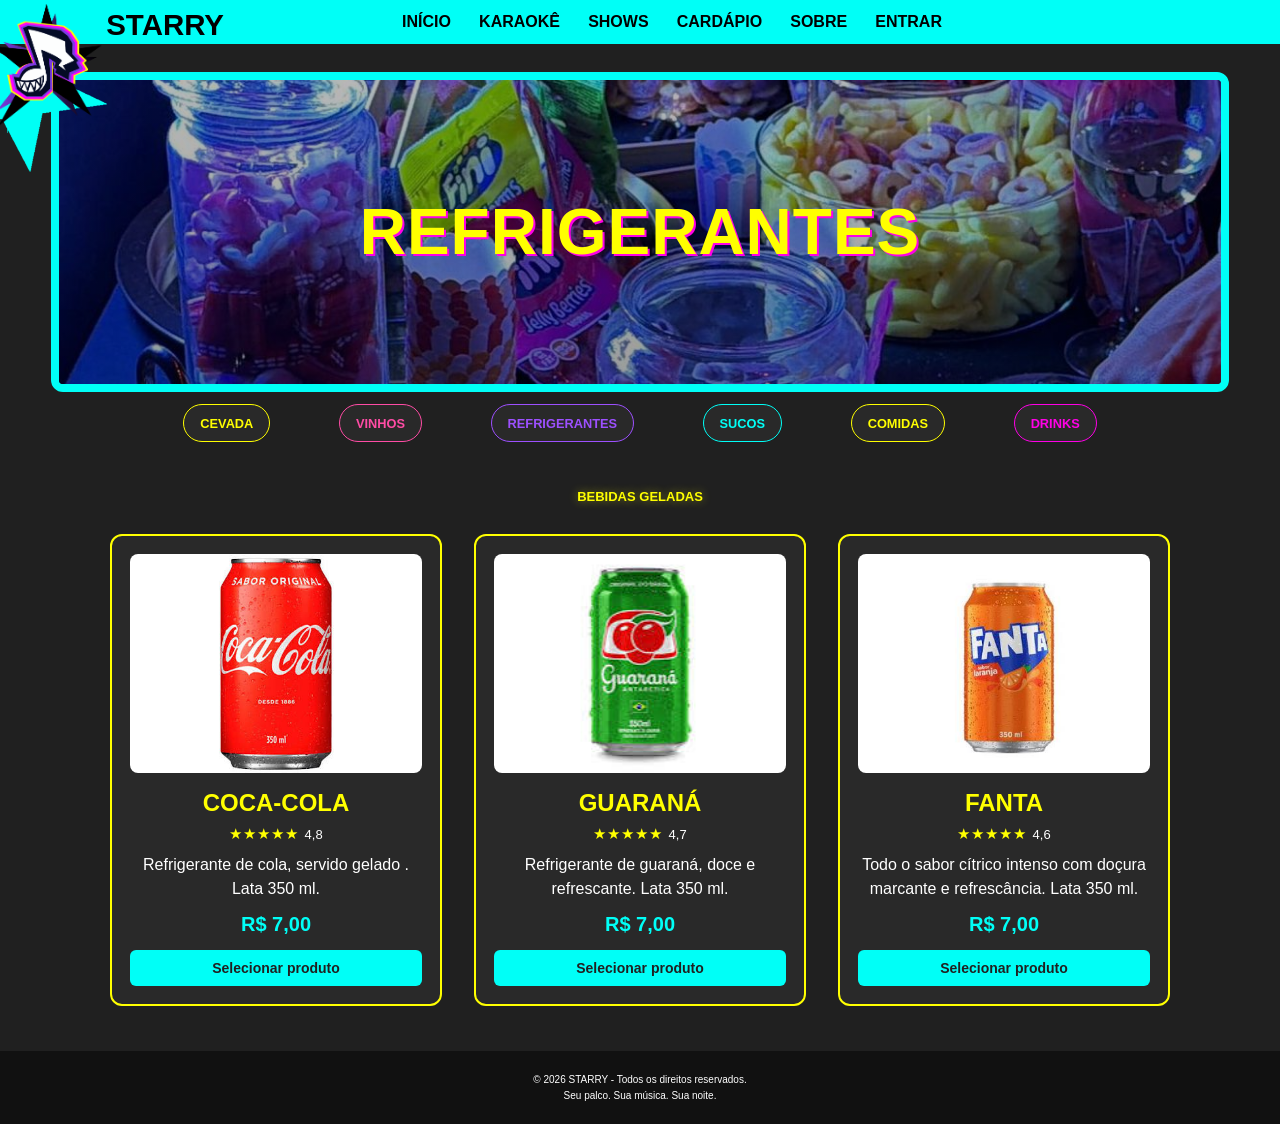
<file: refrigerantes.html>
<!DOCTYPE html>
<html lang="pt-BR">
<head>
    <meta charset="UTF-8">
    <meta name="viewport" content="width=device-width, initial-scale=1.0">
    <title>STARRY - Refrigerantes</title>
    <link rel="stylesheet" href="assets/css/refrigerantes.css">
</head>
<body class="pagina-inicial">
    <nav class="menu-principal" aria-label="Navegação principal">
        <div class="logomarca-estrela" aria-hidden="true"></div>
        <div class="logomarca-estrela-azul" aria-hidden="true"></div>
        <div class="titulo"><h1>STARRY</h1></div>
        <ul>
            <li><a href="index.html">Início</a></li>
            <li><a href="karaoke.html">Karaokê</a></li>
            <li><a href="shows.html">Shows</a></li>
            <li><a href="cardapio.html">Cardápio</a></li>
            <li><a href="about.html">Sobre</a></li>
            <li><a href="enter.html">Entrar</a></li>
        </ul>
    </nav>
    <main>
        <section class="destaque destaque-produtos" aria-labelledby="titulo-categoria"><h2 id="titulo-categoria">REFRIGERANTES</h2></section>
        <nav class="categorias" aria-label="Categorias do cardápio">
            <a href="cevada.html" class="cervejas">CEVADA</a>
            <a href="vinhos.html" class="vinhos">VINHOS</a>
            <a href="refrigerantes.html" class="refrigerantes" aria-current="page">REFRIGERANTES</a>
            <a href="sucos.html" class="sucos">SUCOS</a>
            <a href="comidas.html" class="comidas">COMIDAS</a>
            <a href="drinks.html" class="drinks">DRINKS</a>
        </nav>
        <section class="secao-cardapio secao-produtos" aria-labelledby="lista-produtos">
            <h2 id="lista-produtos">BEBIDAS GELADAS</h2>
            <div class="container-produtos">
                <article class="produto-menu">
                    <img class="foto-produto" src="assets/img/coca-cola.jpg" alt="Lata de refrigerante gelada">
                    <h3>COCA-COLA</h3>
                    <p class="avaliacao" aria-label="Avaliação: 4,8 de 5">★★★★★ <span>4,8</span></p>
                    <p class="descricao-produto">Refrigerante de cola, servido gelado   . Lata 350 ml.</p>
                    <p class="preco-produto">R$ 7,00</p>
                    <button class="acao-produto" type="button" aria-pressed="false">Selecionar produto</button>
                </article>
                <article class="produto-menu">
                    <img class="foto-produto" src="assets/img/guarana.jpg" alt="Lata de refrigerante gelada">
                    <h3>GUARANÁ</h3>
                    <p class="avaliacao" aria-label="Avaliação: 4,7 de 5">★★★★★ <span>4,7</span></p>
                    <p class="descricao-produto">Refrigerante de guaraná, doce e refrescante. Lata 350 ml.</p>
                    <p class="preco-produto">R$ 7,00</p>
                    <button class="acao-produto" type="button" aria-pressed="false">Selecionar produto</button>
                </article>
                <article class="produto-menu">
                    <img class="foto-produto" src="assets/img/fanta.jpg" alt="Lata de refrigerante gelada">
                    <h3>FANTA</h3>
                    <p class="avaliacao" aria-label="Avaliação: 4,6 de 5">★★★★★ <span>4,6</span></p>
                    <p class="descricao-produto">Todo o sabor cítrico intenso com doçura marcante e refrescância. Lata 350 ml.</p>
                    <p class="preco-produto">R$ 7,00</p>
                    <button class="acao-produto" type="button" aria-pressed="false">Selecionar produto</button>
                </article>
            </div>
        </section>
    </main>
    <footer><p>&copy; 2026 STARRY - Todos os direitos reservados.</p><p>Seu palco. Sua música. Sua noite.</p></footer>
    <script src="assets/js/cardapio.js"></script>
</body>
</html>
</file>
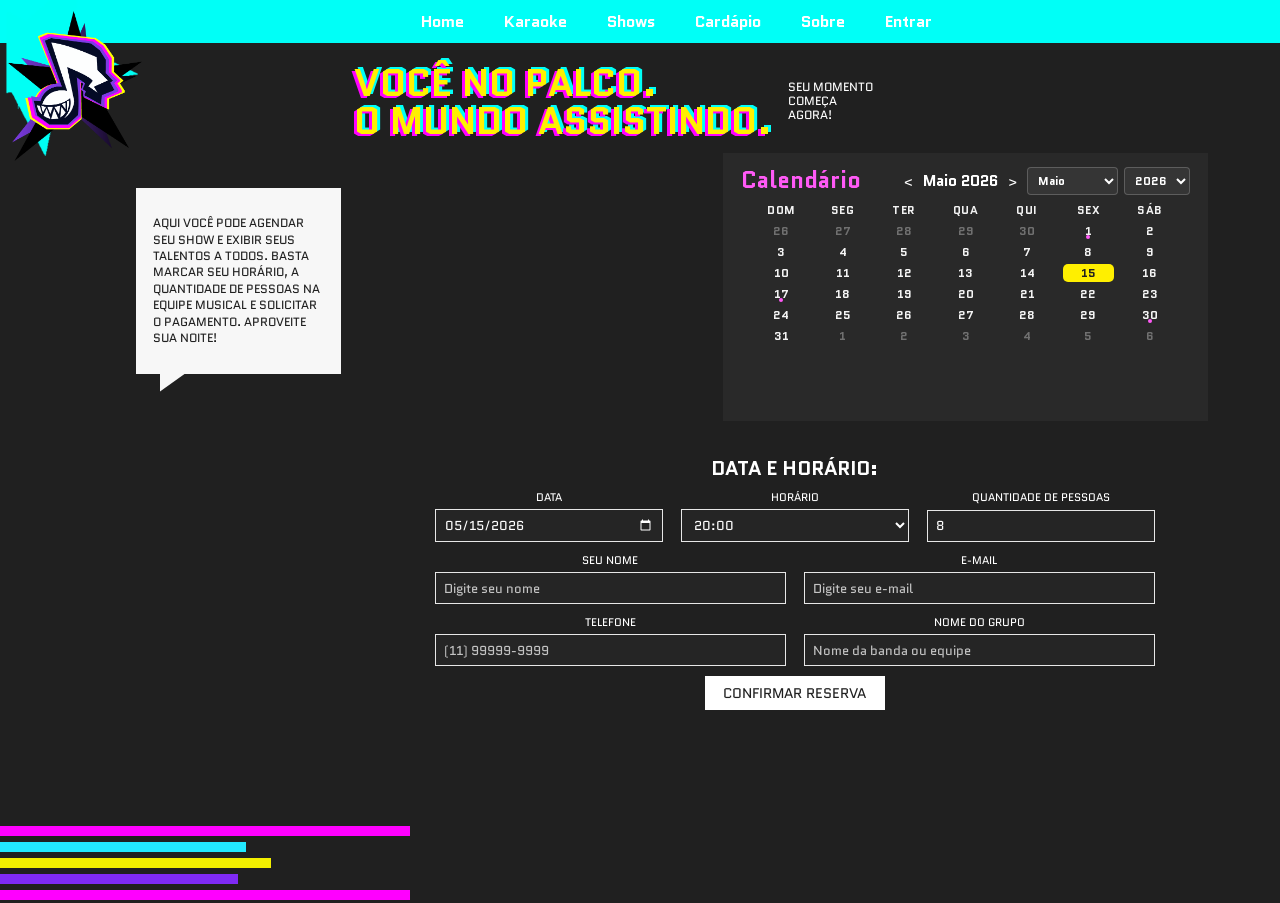
<file: reservas.html>
<!doctype html>
<html lang="pt-BR">
  <head>
    <meta charset="UTF-8" />
    <meta name="viewport" content="width=device-width, initial-scale=1.0" />
    <title>Starry | Reserve seu momento</title>
    <link rel="preconnect" href="https://fonts.googleapis.com" />
    <link rel="preconnect" href="https://fonts.gstatic.com" crossorigin />
    <link
      href="https://fonts.googleapis.com/css2?family=Quantico:wght@400;700&display=swap"
      rel="stylesheet"
    />
    <link rel="stylesheet" href="./assets/css/reservas.css" />
  </head>

  <body>
    <nav>
      <div class="logomarca"></div>
      <div class="logomarca-estrela"></div>
      <div class="logomarca-estrela-azul"></div>

      <ul>
        <li><a href="index.html">Home</a></li>
        <li><a href="Karaoke.html">Karaoke</a></li>
        <li><a href="reservas.html">Shows</a></li>
        <li><a href="Cardápio.html">Cardápio</a></li>
        <li><a href="Sobre.html">Sobre</a></li>
        <li><a href="enter.html">Entrar</a></li>
      </ul>
    </nav>

    <main class="home-content">
      <section class="hero-copy" aria-labelledby="hero-title">
        <h2 id="hero-title">
          <span>VOCÊ NO PALCO.</span>
          <span>O MUNDO ASSISTINDO.</span>
        </h2>
        <p class="hero-note">SEU MOMENTO<br />COMEÇA<br />AGORA!</p>
      </section>

      <aside class="booking-note">
        <p>
          Aqui você pode agendar seu show e exibir seus talentos a todos. Basta
          marcar seu horário, a quantidade de pessoas na equipe musical e
          solicitar o pagamento. Aproveite sua noite!
        </p>
      </aside>

    <div class="calendar-card" aria-label="Calendário compacto">
      <div class="calendar-header">
        <h1>Calendário</h1>
        <div class="month-nav">
          <button class="nav-arrow" id="prevMonth" type="button" aria-label="Mês anterior">&lt;</button>
          <span id="monthLabel">Maio 2026</span>
          <button class="nav-arrow" id="nextMonth" type="button" aria-label="Próximo mês">&gt;</button>
          <div class="month-selects">
            <select id="monthSelect" aria-label="Selecionar mês">
              <option value="0">Janeiro</option>
              <option value="1">Fevereiro</option>
              <option value="2">Março</option>
              <option value="3">Abril</option>
              <option value="4">Maio</option>
              <option value="5">Junho</option>
              <option value="6">Julho</option>
              <option value="7">Agosto</option>
              <option value="8">Setembro</option>
              <option value="9">Outubro</option>
              <option value="10">Novembro</option>
              <option value="11">Dezembro</option>
            </select>
            <select id="yearSelect" aria-label="Selecionar ano">
              <option value="2024">2024</option>
              <option value="2025">2025</option>
              <option value="2026" selected>2026</option>
              <option value="2027">2027</option>
              <option value="2028">2028</option>
              <option value="2029">2029</option>
              <option value="2030">2030</option>
            </select>
          </div>
        </div>
      </div>

      <div id="calendarGrid" class="calendar-grid" aria-live="polite"></div>
      <div id="showMessage" class="show-message" aria-live="polite"></div>
    </div>

      <section class="reservation-section" aria-labelledby="reservation-title">
        <h2 id="reservation-title">DATA E HORÁRIO:</h2>
        <form id="reservationForm" class="reservation-form">
          <div class="reservation-options">
            <label>
              Data
              <input id="reservationDate" name="date" type="date" required />
            </label>
            <label>
              Horário
              <select name="time" required>
                <option value="20:00">20:00</option>
                <option value="19:00">19:00</option>
                <option value="21:00">21:00</option>
                <option value="22:00">22:00</option>
              </select>
            </label>
            <label>
              Quantidade de pessoas
              <input name="guests" type="number" min="1" max="30" value="8" required />
            </label>
          </div>

          <div class="reservation-fields">
            <label>
              Seu nome
              <input name="name" type="text" placeholder="Digite seu nome" autocomplete="name" required />
            </label>
            <label>
              E-mail
              <input name="email" type="email" placeholder="Digite seu e-mail" autocomplete="email" required />
            </label>
            <label>
              Telefone
              <input name="phone" type="tel" placeholder="(11) 99999-9999" autocomplete="tel" required />
            </label>
            <label>
              Nome do grupo
              <input name="group" type="text" placeholder="Nome da banda ou equipe" required />
            </label>
          </div>

          <button class="reservation-submit" type="submit">CONFIRMAR RESERVA</button>
          <p id="reservationMessage" class="reservation-message" aria-live="polite"></p>
        </form>
      </section>
    </main>

    <div class="barras" aria-label="Faixas decorativas">
      <span class="barra barra-magenta"></span>
      <span class="barra barra-cyan"></span>
      <span class="barra barra-amarela"></span>
      <span class="barra barra-roxa"></span>
      <span class="barra barra-pink"></span>
    </div>

    <script>
      const monthNames = [
        'Janeiro', 'Fevereiro', 'Março', 'Abril', 'Maio', 'Junho',
        'Julho', 'Agosto', 'Setembro', 'Outubro', 'Novembro', 'Dezembro'
      ];

      const weekdayNames = ['DOM', 'SEG', 'TER', 'QUA', 'QUI', 'SEX', 'SÁB'];

      const monthSelect = document.getElementById('monthSelect');
      const yearSelect = document.getElementById('yearSelect');
      const monthLabel = document.getElementById('monthLabel');
      const grid = document.getElementById('calendarGrid');
      const showMessage = document.getElementById('showMessage');
      const reservationDate = document.getElementById('reservationDate');
      const reservationForm = document.getElementById('reservationForm');
      const reservationMessage = document.getElementById('reservationMessage');
      const prevMonthButton = document.getElementById('prevMonth');
      const nextMonthButton = document.getElementById('nextMonth');
      const showDescriptions = [
        'Show ao vivo às 20h',
        'Banda convidada às 21h',
        'Noite de karaokê às 19h30',
        'Música ao vivo às 20h30'
      ];
      const showsByMonth = new Map();

      let selectedDate = new Date(2026, 4, 15);

      function formatDateForInput(date) {
        const month = String(date.getMonth() + 1).padStart(2, '0');
        const day = String(date.getDate()).padStart(2, '0');
        return `${date.getFullYear()}-${month}-${day}`;
      }

      function selectCalendarDate(date) {
        selectedDate = new Date(date.getFullYear(), date.getMonth(), date.getDate());
        monthSelect.value = String(selectedDate.getMonth());

        const year = String(selectedDate.getFullYear());
        if (!Array.from(yearSelect.options).some((option) => option.value === year)) {
          const yearOption = document.createElement('option');
          yearOption.value = year;
          yearOption.textContent = year;
          yearSelect.add(yearOption);
        }

        yearSelect.value = year;
        reservationDate.value = formatDateForInput(selectedDate);
      }

      function getShowsForMonth(year, month) {
        const monthKey = `${year}-${month}`;

        if (!showsByMonth.has(monthKey)) {
          const lastDay = new Date(year, month + 1, 0).getDate();
          const showDays = new Map();

          while (showDays.size < 3) {
            const day = Math.floor(Math.random() * lastDay) + 1;
            if (!showDays.has(day)) {
              const descriptionIndex = Math.floor(Math.random() * showDescriptions.length);
              showDays.set(day, showDescriptions[descriptionIndex]);
            }
          }

          showsByMonth.set(monthKey, showDays);
        }

        return showsByMonth.get(monthKey);
      }

      function updateMonthLabel() {
        const viewMonth = Number(monthSelect.value);
        const viewYear = Number(yearSelect.value);
        monthLabel.textContent = `${monthNames[viewMonth]} ${viewYear}`;
      }

      function renderCalendar() {
        const month = Number(monthSelect.value);
        const year = Number(yearSelect.value);
        const firstDayOfMonth = new Date(year, month, 1);
        const lastDayOfMonth = new Date(year, month + 1, 0);
        const startDate = new Date(firstDayOfMonth);
        startDate.setDate(startDate.getDate() - firstDayOfMonth.getDay());
        const monthShows = getShowsForMonth(year, month);

        updateMonthLabel();
        reservationDate.value = formatDateForInput(selectedDate);
        grid.innerHTML = '';

        weekdayNames.forEach((dayName) => {
          const weekday = document.createElement('div');
          weekday.className = 'weekday';
          weekday.textContent = dayName;
          grid.appendChild(weekday);
        });

        for (let i = 0; i < 42; i += 1) {
          const date = new Date(startDate);
          date.setDate(startDate.getDate() + i);

          const dayButton = document.createElement('button');
          dayButton.type = 'button';
          dayButton.className = 'day';
          dayButton.textContent = date.getDate();

          const isCurrentMonth = date.getMonth() === month && date.getFullYear() === year;
          const isSelected = date.getDate() === selectedDate.getDate() &&
            date.getMonth() === selectedDate.getMonth() &&
            date.getFullYear() === selectedDate.getFullYear();

          if (!isCurrentMonth) {
            dayButton.classList.add('muted');
          }

          if (isSelected) {
            dayButton.classList.add('selected');
          }

          const showDescription = isCurrentMonth ? monthShows.get(date.getDate()) : null;
          if (showDescription) {
            dayButton.classList.add('show-day');
            dayButton.setAttribute('aria-label', `Dia ${date.getDate()}: ${showDescription}`);
          }

          dayButton.addEventListener('click', () => {
            selectCalendarDate(date);
            showMessage.textContent = showDescription
              ? `Show dia ${date.getDate()}: ${showDescription}`
              : `Sem show programado para ${date.getDate()} de ${monthNames[date.getMonth()]}.`;
            renderCalendar();
          });

          grid.appendChild(dayButton);
        }
      }

      monthSelect.addEventListener('change', () => {
        const month = Number(monthSelect.value);
        const year = Number(yearSelect.value);
        const maxDay = new Date(year, month + 1, 0).getDate();

        if (selectedDate.getMonth() !== month || selectedDate.getFullYear() !== year) {
          selectedDate = new Date(year, month, Math.min(selectedDate.getDate(), maxDay));
        }

        renderCalendar();
      });

      yearSelect.addEventListener('change', () => {
        const month = Number(monthSelect.value);
        const year = Number(yearSelect.value);
        const maxDay = new Date(year, month + 1, 0).getDate();

        if (selectedDate.getMonth() !== month || selectedDate.getFullYear() !== year) {
          selectedDate = new Date(year, month, Math.min(selectedDate.getDate(), maxDay));
        }

        renderCalendar();
      });

      reservationDate.addEventListener('change', () => {
        if (!reservationDate.value) {
          return;
        }

        const [year, month, day] = reservationDate.value.split('-').map(Number);
        selectCalendarDate(new Date(year, month - 1, day));
        showMessage.textContent = '';
        renderCalendar();
      });

      prevMonthButton.addEventListener('click', () => {
        const currentMonth = Number(monthSelect.value);
        const currentYear = Number(yearSelect.value);
        const previousMonth = currentMonth === 0 ? 11 : currentMonth - 1;
        const previousYear = currentMonth === 0 ? currentYear - 1 : currentYear;

        monthSelect.value = String(previousMonth);
        yearSelect.value = String(previousYear);
        selectedDate = new Date(previousYear, previousMonth, 1);
        renderCalendar();
      });

      nextMonthButton.addEventListener('click', () => {
        const currentMonth = Number(monthSelect.value);
        const currentYear = Number(yearSelect.value);
        const nextMonth = currentMonth === 11 ? 0 : currentMonth + 1;
        const nextYear = currentMonth === 11 ? currentYear + 1 : currentYear;

        monthSelect.value = String(nextMonth);
        yearSelect.value = String(nextYear);
        selectedDate = new Date(nextYear, nextMonth, 1);
        renderCalendar();
      });

      reservationForm.addEventListener('submit', (event) => {
        event.preventDefault();

        const formData = new FormData(reservationForm);
        const date = new Date(`${formData.get('date')}T00:00:00`);
        const formattedDate = new Intl.DateTimeFormat('pt-BR', { dateStyle: 'long' }).format(date);
        const name = formData.get('name');
        const time = formData.get('time');
        const guests = formData.get('guests');
        const group = formData.get('group');

        selectCalendarDate(date);
        renderCalendar();
        reservationMessage.textContent =
          `Reserva confirmada para ${formattedDate}, às ${time}. ` +
          `Obrigado, ${name}! Esperamos você e o grupo ${group} (${guests} pessoas).`;
      });

      reservationForm.addEventListener('input', () => {
        reservationMessage.textContent = '';
      });

      reservationForm.addEventListener('change', () => {
        reservationMessage.textContent = '';
      });

      monthSelect.value = String(selectedDate.getMonth());
      yearSelect.value = String(selectedDate.getFullYear());
      renderCalendar();
    </script>
  </body>
</html>
</file>
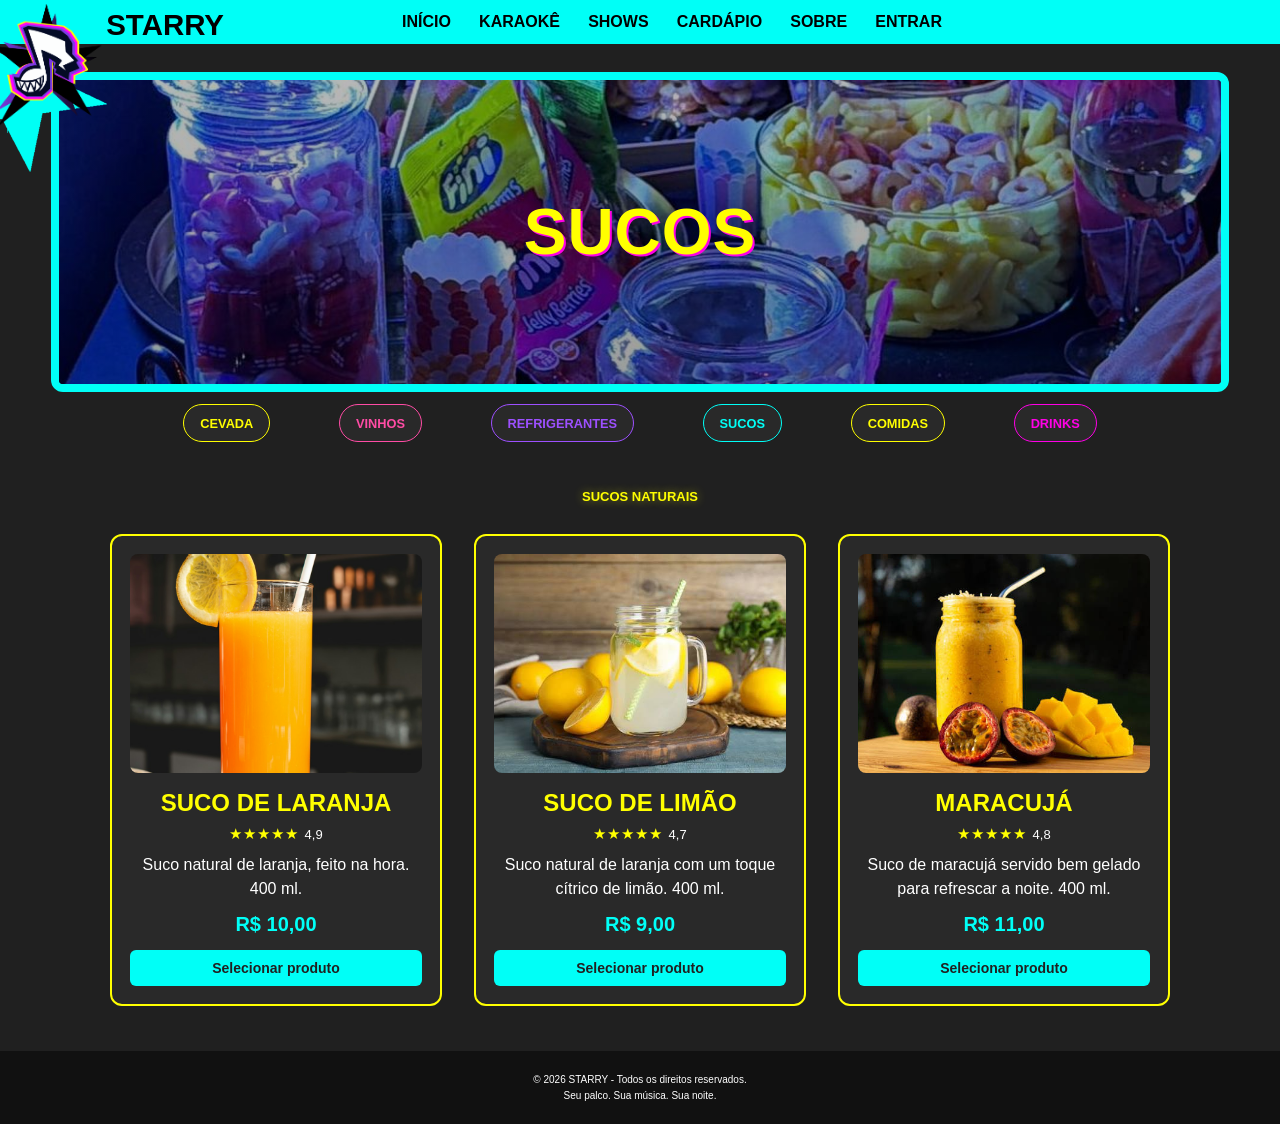
<file: sucos.html>
<!DOCTYPE html>
<html lang="pt-BR">
<head>
    <meta charset="UTF-8">
    <meta name="viewport" content="width=device-width, initial-scale=1.0">
    <title>STARRY - Sucos</title>
    <link rel="stylesheet" href="assets/css/sucos.css">
</head>
<body class="pagina-inicial">
    <nav class="menu-principal" aria-label="Navegação principal">
        <div class="logomarca-estrela" aria-hidden="true"></div>
        <div class="logomarca-estrela-azul" aria-hidden="true"></div>
        <div class="titulo"><h1>STARRY</h1></div>
        <ul>
            <li><a href="index.html">Início</a></li>
            <li><a href="karaoke.html">Karaokê</a></li>
            <li><a href="shows.html">Shows</a></li>
            <li><a href="cardapio.html">Cardápio</a></li>
            <li><a href="about.html">Sobre</a></li>
            <li><a href="enter.html">Entrar</a></li>
        </ul>
    </nav>
    <main>
        <section class="destaque destaque-produtos" aria-labelledby="titulo-categoria"><h2 id="titulo-categoria">SUCOS</h2></section>
        <nav class="categorias" aria-label="Categorias do cardápio">
            <a href="cevada.html" class="cervejas">CEVADA</a>
            <a href="vinhos.html" class="vinhos">VINHOS</a>
            <a href="refrigerantes.html" class="refrigerantes">REFRIGERANTES</a>
            <a href="sucos.html" class="sucos" aria-current="page">SUCOS</a>
            <a href="comidas.html" class="comidas">COMIDAS</a>
            <a href="drinks.html" class="drinks">DRINKS</a>
        </nav>
        <section class="secao-cardapio secao-produtos" aria-labelledby="lista-produtos">
            <h2 id="lista-produtos">SUCOS NATURAIS</h2>
            <div class="container-produtos">
                <article class="produto-menu">
                    <img class="foto-produto" src="assets/img/sucos.jpg" alt="Suco de laranja natural">
                    <h3>SUCO DE LARANJA</h3>
                    <p class="avaliacao" aria-label="Avaliação: 4,9 de 5">★★★★★ <span>4,9</span></p>
                    <p class="descricao-produto">Suco natural de laranja, feito na hora. 400 ml.</p>
                    <p class="preco-produto">R$ 10,00</p>
                    <button class="acao-produto" type="button" aria-pressed="false">Selecionar produto</button>
                </article>
                <article class="produto-menu">
                    <img class="foto-produto" src="assets/img/suco-limão.jpg" alt="Suco natural servido com gelo">
                    <h3>SUCO DE LIMÃO</h3>
                    <p class="avaliacao" aria-label="Avaliação: 4,7 de 5">★★★★★ <span>4,7</span></p>
                    <p class="descricao-produto">Suco natural de laranja com um toque cítrico de limão. 400 ml.</p>
                    <p class="preco-produto">R$ 9,00</p>
                    <button class="acao-produto" type="button" aria-pressed="false">Selecionar produto</button>
                </article>
                <article class="produto-menu">
                    <img class="foto-produto" src="assets/img/suco-maracuja.jpg" alt="Suco natural de maracujá servido gelado">
                    <h3>MARACUJÁ</h3>
                    <p class="avaliacao" aria-label="Avaliação: 4,8 de 5">★★★★★ <span>4,8</span></p>
                    <p class="descricao-produto">Suco de maracujá servido bem gelado para refrescar a noite. 400 ml.</p>
                    <p class="preco-produto">R$ 11,00</p>
                    <button class="acao-produto" type="button" aria-pressed="false">Selecionar produto</button>
                </article>
            </div>
        </section>
    </main>
    <footer><p>&copy; 2026 STARRY - Todos os direitos reservados.</p><p>Seu palco. Sua música. Sua noite.</p></footer>
    <script src="assets/js/cardapio.js"></script>
</body>
</html>
</file>
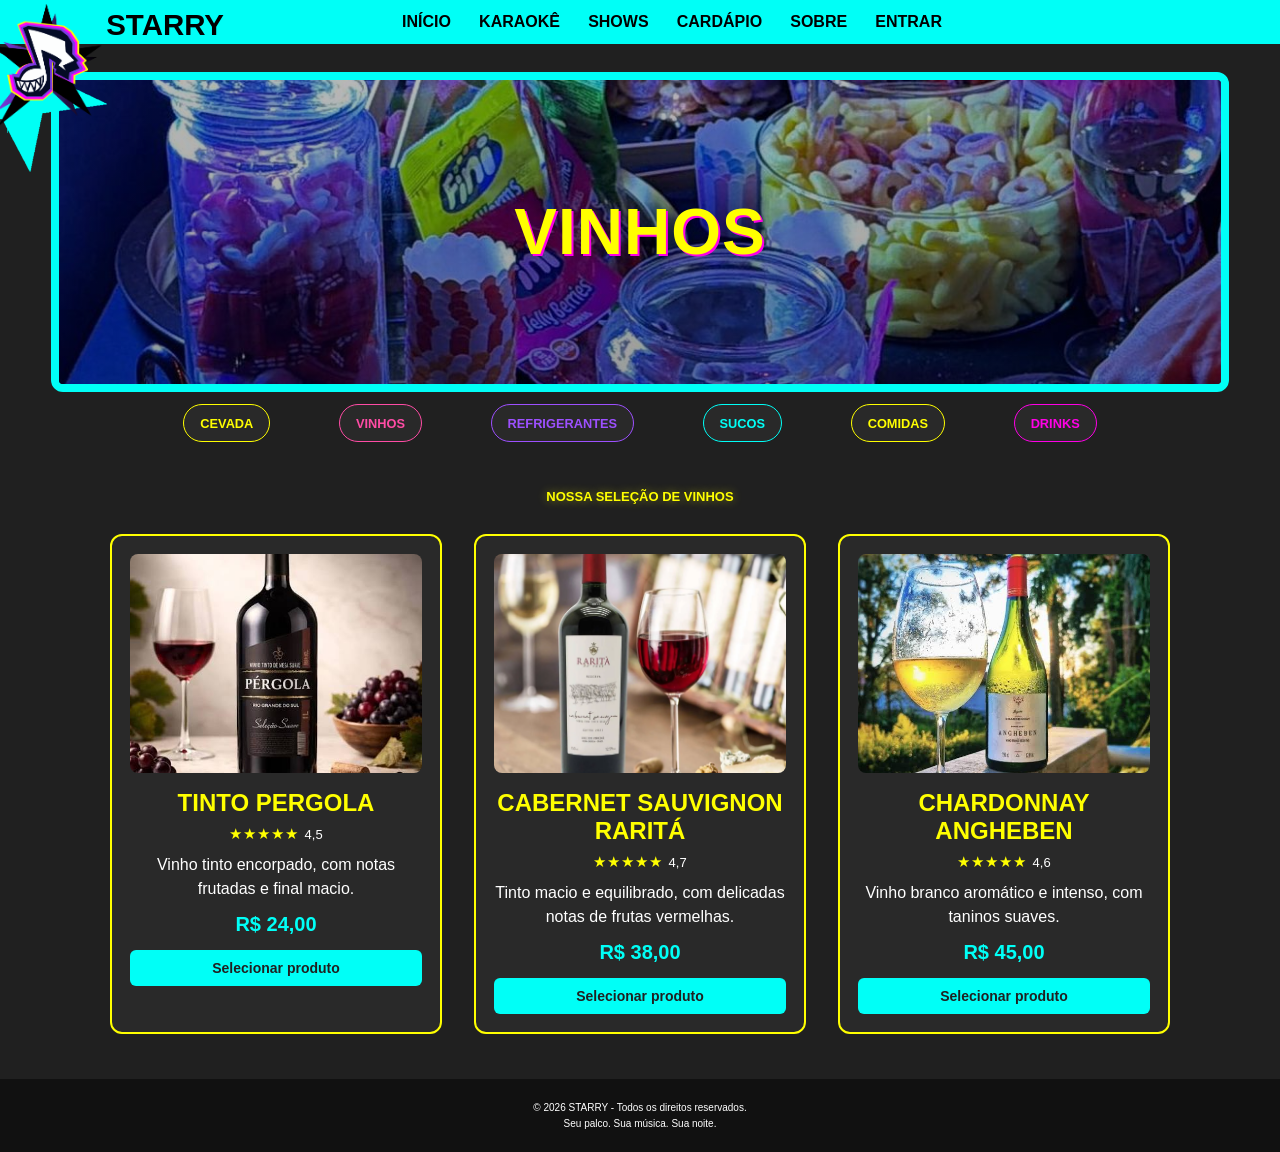
<file: vinhos.html>
<!DOCTYPE html>
<html lang="pt-BR">
<head>
    <meta charset="UTF-8">
    <meta name="viewport" content="width=device-width, initial-scale=1.0">
    <title>STARRY - Vinhos</title>
    <link rel="stylesheet" href="./assets/css/vinho.css">
</head>
<body class="pagina-inicial">
    <nav class="menu-principal" aria-label="Navegação principal">
        <div class="logomarca-estrela" aria-hidden="true"></div>
        <div class="logomarca-estrela-azul" aria-hidden="true"></div>
        <div class="titulo"><h1>STARRY</h1></div>
        <ul>
            <li><a href="index.html">Início</a></li>
            <li><a href="karaoke.html">Karaokê</a></li>
            <li><a href="shows.html">Shows</a></li>
            <li><a href="cardapio.html">Cardápio</a></li>
            <li><a href="about.html">Sobre</a></li>
            <li><a href="enter.html">Entrar</a></li>
        </ul>
    </nav>
    <main>
        <section class="destaque destaque-produtos" aria-labelledby="titulo-categoria"><h2 id="titulo-categoria">VINHOS</h2></section>
        <nav class="categorias" aria-label="Categorias do cardápio">
            <a href="cevada.html" class="cervejas">CEVADA</a>
            <a href="vinhos.html" class="vinhos" aria-current="page">VINHOS</a>
            <a href="refrigerantes.html" class="refrigerantes">REFRIGERANTES</a>
            <a href="sucos.html" class="sucos">SUCOS</a>
            <a href="comidas.html" class="comidas">COMIDAS</a>
            <a href="drinks.html" class="drinks">DRINKS</a>
        </nav>
        <section class="secao-cardapio secao-produtos" aria-labelledby="lista-produtos">
            <h2 id="lista-produtos">NOSSA SELEÇÃO DE VINHOS</h2>
            <div class="container-produtos">
                <article class="produto-menu">
                    <img class="foto-produto" src="assets/img/vinho-tinto-pergola.png" alt="vinho tinto pergola">
                    <h3>TINTO PERGOLA</h3>
                    <p class="avaliacao" aria-label="Avaliação: 4,8 de 5">★★★★★ <span>4,5</span></p>
                    <p class="descricao-produto">Vinho tinto encorpado, com notas frutadas e final macio.</p>
                    <p class="preco-produto">R$ 24,00</p>
                    <button class="acao-produto" type="button" aria-pressed="false">Selecionar produto</button>
                </article>
                <article class="produto-menu">
                    <img class="foto-produto" src="assets/img/vinho-seco-cabernet-sauvignon.jpg" alt="vinho seco cabernet sauvignon">
                    <h3>CABERNET SAUVIGNON RARITÁ</h3>
                    <p class="avaliacao" aria-label="Avaliação: 4,7 de 5">★★★★★ <span>4,7</span></p>
                    <p class="descricao-produto">Tinto macio e equilibrado, com delicadas notas de frutas vermelhas.</p>
                    <p class="preco-produto">R$ 38,00</p>
                    <button class="acao-produto" type="button" aria-pressed="false">Selecionar produto</button>
                </article>
                <article class="produto-menu">
                    <img class="foto-produto" src="assets/img/vinho-branco-chardonnay.jpg" alt="Vinho branco chardonnay">
                    <h3>CHARDONNAY ANGHEBEN</h3>
                    <p class="avaliacao" aria-label="Avaliação: 4,6 de 5">★★★★★ <span>4,6</span></p>
                    <p class="descricao-produto">Vinho branco aromático e intenso, com taninos suaves.</p>
                    <p class="preco-produto">R$ 45,00</p>
                    <button class="acao-produto" type="button" aria-pressed="false">Selecionar produto</button>
                </article>
            </div>
        </section>
    </main>
    <footer><p>&copy; 2026 STARRY - Todos os direitos reservados.</p><p>Seu palco. Sua música. Sua noite.</p></footer>
    <script src="assets/js/cardapio.js"></script>
</body>
</html>
</file>
<file: assets/css/Style.css>
/* ================================================= */
/* CONFIGURAÇÕES GERAIS */
/* ================================================= */

/* Define a fonte do site, remove espaços externos e internos,
escolhe a cor de fundo e controla o tamanho dos elementos. */
body {
  font-family: Arial, sans-serif; /* Define a fonte do texto */
  margin: 0 auto; /* Centraliza o elemento horizontalmente */
  padding: 0; /* Remove o espaço interno */
  background-color: #202020; /* Define o fundo cinza-escuro */
  box-sizing: border-box; /* Inclui bordas e preenchimento no tamanho */
}

/* Centraliza os títulos principais, define a cor
e cria um espaço acima deles. */
h1 {
  color: #333; /* Define a cor do título */
  text-align: center; /* Centraliza o texto */
  margin-top: 50px; /* Cria espaço acima do título */
  margin-left: -20px; 
}

/* Remove os marcadores e espaços padrão da lista,
organiza os itens lado a lado e define o fundo azul-claro. */
ul {
  list-style-type: none; /* Remove os marcadores da lista */
  padding: 0; /* Remove o espaço interno */
  margin: 0; /* Remove o espaço externo */
  display: flex; /* Organiza os itens com Flexbox */
  justify-content: center; /* Centraliza os itens horizontalmente */
  background-color: #00fff7; /* Define a cor de fundo do menu */
}


/* ================================================= */
/* MENU — TEM EM TODAS AS PÁGINAS */
/* ================================================= */

/* Define a aparência dos links do menu, incluindo cor,
negrito, espaçamento, fundo e efeitos. */
nav ul li a {
  text-decoration: none; /* Remove o sublinhado dos links */
  color: #000000; /* Define a cor preta do texto */
  font-weight: bold; /* Deixa o texto em negrito */
  padding: 10px 20px; /* Cria espaço interno ao redor do texto */
  display: block; /* Faz o link ocupar o espaço do bloco */
  background-color: #00fff7; /* Define o fundo azul-claro */
  transition: 0.2s; /* Suaviza a mudança de aparência */
}

/* Muda as cores do link quando o usuário passa o mouse sobre ele. */
nav ul li a:hover {
  background-color: #7b36e6; /* Muda o fundo para roxo */
  color: white; /* Muda a cor do texto para branco */
}

/* Define o posicionamento e a largura do menu,
além de controlar sua posição na organização das camadas. */
nav {
  position: relative; /* Permite posicionar elementos em relação ao menu */
  top: 0; /* Não desloca o menu para baixo */
  left: 0; /* Mantém o menu alinhado à esquerda */
  width: 100%; /* Faz o menu ocupar toda a largura disponível */
  margin-top: 0; /* Remove o espaço acima do menu */
  z-index: 10; /* Define a camada em que o menu aparece */
}

/* Adiciona espaço à esquerda da lista do menu
e define sua posição em relação às outras camadas. */
nav ul {
  padding-left: 72px; /* Cria espaço interno à esquerda */
  z-index: 11; /* Define a camada da lista do menu */
}

/* Posiciona a logo principal e ajusta seu tamanho,
sua imagem e sua exibição dentro do espaço reservado. */
.logomarca-estrela {
  position: absolute; /* Permite posicionar a logo independentemente */
  top: 200%; /* Define a posição vertical da logo */
  left: 0; /* Alinha a logo à esquerda */
  width: 150px; /* Define a largura da logo */
  height: 150px; /* Define a altura da logo */
  transform: translateY(-50%); /* Ajusta a posição vertical */
  background-image: url("./../img/logo.png"); /* Carrega a imagem da logo */
  background-position: center; /* Centraliza a imagem no espaço */
  background-repeat: no-repeat; /* Impede que a imagem se repita */
  background-size: contain; /* Ajusta a imagem sem deformá-la */
  z-index: 12; /* Coloca a logo em uma camada superior */
}

/* Posiciona a estrela azul e ajusta seu tamanho
e a forma como a imagem aparece na página. */
.logomarca-estrela-azul {
  position: absolute; /* Permite posicionar a estrela independentemente */
  top: 130%; /* Define a posição vertical da estrela */
  left: -16px; /* Desloca a estrela um pouco para a esquerda */
  width: 200px; /* Define a largura da estrela */
  height: 300px; /* Define a altura da estrela */
  transform: translateY(-50%); /* Ajusta a posição vertical */
  background-image: url("./../img/star.png"); /* Carrega a imagem da estrela */
  background-position: center; /* Centraliza a imagem no espaço */
  background-repeat: no-repeat; /* Impede que a imagem se repita */
  background-size: contain; /* Ajusta a imagem sem deformá-la */
  z-index: 11; /* Define a camada da estrela */
}

/* Posiciona o nome STARRY e define a cor do título
h1 que estiver dentro desse elemento. */
.titulo {
  position: absolute; /* Permite posicionar o título independentemente */
  h1 {
    color: #000; /* Define a cor preta do título interno */
  }
  z-index: 13; /* Coloca o nome em uma camada superior */
  top: -50px; /* Desloca o elemento para cima */
  left: 150px; /* Posiciona o elemento à direita */
}

/* ================================================= */
/* PÁGINA INICIAL */
/* ================================================= */

/* Define o tamanho da área da imagem principal,
seu fundo, sua borda e o posicionamento do conteúdo. */
.pagina-inicial .imagem-principal {
  width: 92%; /* Faz a área ocupar 92% da largura disponível */
  height: 390px; /* Define a altura da área da imagem */
  margin: 25px auto 0; /* Cria espaço acima e centraliza horizontalmente */
  background-color: white; /* Define o fundo branco */
  overflow: hidden; /* Esconde partes que ultrapassam os limites */
  border: 6px solid #00fff7; /* Adiciona uma borda azul-clara */
  box-sizing: border-box; /* Inclui a borda no tamanho total */
  position: relative; /* Serve de referência para elementos posicionados */
}

/* Faz a imagem preencher a área principal,
ajustando seu tamanho e preparando o efeito de transição. */
.pagina-inicial .imagem-principal img {
  width: 100%; /* Faz a imagem ocupar toda a largura da área */
  height: 100%; /* Faz a imagem ocupar toda a altura da área */
  object-fit: cover; /* Preenche o espaço sem deformar a imagem */
  display: block; /* Remove o espaço extra de imagens em linha */
  transition: 0.4s; /* Suaviza as mudanças na imagem */
}

/* Aumenta levemente a imagem quando o usuário passa o mouse sobre ela. */
.pagina-inicial .imagem-principal:hover img {
  transform: scale(1.03); /* Amplia a imagem em 3% */
}


/* ================================================= */
/* INICIAL — COMO FUNCIONA */
/* ================================================= */

/* Organiza a área "Como funciona?" em uma linha,
define sua largura, seu fundo e o espaço acima dela. */
.pagina-inicial .como-funciona {
  display: flex; /* Organiza os elementos lado a lado */
  align-items: stretch; /* Faz os itens se esticarem na altura disponível */
  width: 92%; /* Define a largura da área */
  margin: 35px auto 0; /* Cria espaço acima e centraliza a área */
  background-color: #202020; /* Define o fundo cinza-escuro */
  gap: 20px; /* Cria espaço entre os elementos */
}

/* Define a aparência do título "Como funciona?",
incluindo cor, tamanho, largura e alinhamento. */
.pagina-inicial .como-funciona h2 {
  color: white; /* Define o texto em branco */
  font-size: 38px; /* Define o tamanho da fonte */
  line-height: 0.95; /* Ajusta o espaço entre as linhas */
  margin: 0; /* Remove a margem padrão */
  width: 25%; /* Reserva 25% da largura para o título */
  display: flex; /* Permite alinhar o título com Flexbox */
  align-items: center; /* Centraliza o título verticalmente */
  padding-left: 5px; /* Cria um pequeno espaço à esquerda */
}

/* Organiza os passos lado a lado
e define a largura da área que eles ocupam. */
.pagina-inicial .passos {
  display: flex; /* Coloca os passos em uma linha */
  gap: 12px; /* Cria espaço entre as caixas */
  width: 75%; /* Reserva 75% da largura para os passos */
}

/* Define o tamanho e a aparência de cada caixa,
com texto centralizado e uma transição para os efeitos. */
.pagina-inicial .passo {
  width: 25%; /* Define a largura de cada caixa */
  min-height: 135px; /* Define a altura mínima da caixa */
  text-align: center; /* Centraliza o texto */
  padding: 15px 10px; /* Cria espaço interno na caixa */
  box-sizing: border-box; /* Inclui o preenchimento no tamanho total */
  transition: 0.2s; /* Suaviza os efeitos de movimento */
}

/* Move a caixa um pouco para cima quando o usuário passa o mouse sobre ela. */
.pagina-inicial .passo:hover {
  transform: translateY(-5px); /* Desloca a caixa 5 pixels para cima */
}

/* Faz os números de cada caixa aparecerem em uma linha própria,
com tamanho maior e cor preta. */
.pagina-inicial .passo strong {
  display: block; /* Faz o número ocupar uma linha própria */
  font-size: 38px; /* Aumenta o tamanho do número */
  color: #000; /* Define a cor preta */
}

/* Define o tamanho, a cor e o espaçamento
dos textos explicativos dentro das caixas. */
.pagina-inicial .passo p {
  font-size: 10px; /* Define o tamanho do texto */
  font-weight: bold; /* Deixa o texto em negrito */
  color: #000; /* Define a cor preta */
  margin: 12px 0 0; /* Cria espaço acima do texto */
  line-height: 1.3; /* Ajusta o espaço entre as linhas */
}

/* Define a cor de fundo da primeira caixa. */
.pagina-inicial .passo-01 {
  background-color: #7b36e6; /* Aplica o fundo roxo */
}

/* Define a cor de fundo da segunda caixa. */
.pagina-inicial .passo-02 {
  background-color: #ff00d4; /* Aplica o fundo rosa */
}

/* Define a cor de fundo da terceira caixa. */
.pagina-inicial .passo-03 {
  background-color: #ffff00; /* Aplica o fundo amarelo */
}

/* Define a cor de fundo da quarta caixa. */
.pagina-inicial .passo-04 {
  background-color: #00fff7; /* Aplica o fundo azul-claro */
}


/* ================================================= */
/* INICIO — NOSSAS ATRAÇÕES */
/* ================================================= */

/* Define a área das atrações, organizando o título
e os cards lado a lado e adicionando espaços internos. */
.pagina-inicial .nossas-atracoes {
  width: 92%; /* Define a largura da área */
  margin: 35px auto 0; /* Cria espaço acima e centraliza a área */
  background-color: white; /* Define o fundo branco */
  display: flex; /* Organiza os elementos lado a lado */
  padding: 25px; /* Cria espaço interno ao redor do conteúdo */
  box-sizing: border-box; /* Inclui o preenchimento no tamanho total */
  gap: 25px; /* Cria espaço entre o título e os cards */
}

/* Define o tamanho e a aparência do título
da seção de atrações, alinhando-o verticalmente. */
.pagina-inicial .nossas-atracoes h2 {
  width: 25%; /* Reserva 25% da largura para o título */
  margin: 0; /* Remove a margem padrão */
  color: #000; /* Define a cor preta */
  font-size: 38px; /* Define o tamanho da fonte */
  line-height: 0.95; /* Ajusta o espaço entre as linhas */
  display: flex; /* Permite usar Flexbox no título */
  align-items: center; /* Centraliza o título verticalmente */
}

/* Organiza os cards das atrações em uma linha
e define o espaço entre eles. */
.pagina-inicial .atracoes {
  width: 75%; /* Reserva 75% da largura para os cards */
  display: flex; /* Coloca os cards lado a lado */
  gap: 15px; /* Cria espaço entre os cards */
}

/* Define o tamanho e o espaçamento interno de cada card,
além de centralizar seu conteúdo. */
.pagina-inicial .atracao {
  width: 33.33%; /* Define a largura de cada card */
  padding: 10px; /* Cria espaço interno no card */
  box-sizing: border-box; /* Inclui o preenchimento no tamanho total */
  text-align: center; /* Centraliza o conteúdo */
  transition: 0.2s; /* Suaviza os efeitos */
}

/* Move o card um pouco para cima quando o usuário passa o mouse sobre ele. */
.pagina-inicial .atracao:hover {
  transform: translateY(-6px); /* Desloca o card 6 pixels para cima */
}

/* Define o espaço reservado para a imagem de cada atração
e esconde qualquer parte que ultrapasse seus limites. */
.pagina-inicial .imagem-atracao {
  width: 100%; /* Ocupa toda a largura disponível */
  height: 150px; /* Define a altura da área da imagem */
  overflow: hidden; /* Esconde o excesso da imagem */
}

/* Faz a imagem preencher o espaço reservado,
sem deformar, e prepara a transição dos efeitos. */
.pagina-inicial .imagem-atracao img {
  width: 100%; /* Ocupa toda a largura da área */
  height: 100%; /* Ocupa toda a altura da área */
  object-fit: cover; /* Preenche o espaço sem deformar a imagem */
  display: block; /* Remove o espaço extra de imagens em linha */
  transition: 0.3s; /* Suaviza as mudanças na imagem */
}

/* Amplia a imagem quando o usuário passa o mouse sobre o card. */
.pagina-inicial .atracao:hover img {
  transform: scale(1.05); /* Aumenta a imagem em 5% */
}

/* Define o tamanho e o espaçamento do título de cada card. */
.pagina-inicial .atracao h3 {
  font-size: 17px; /* Define o tamanho da fonte */
  margin: 12px 0 8px; /* Cria espaço acima e abaixo do título */
}

/* Define o tamanho, a margem e o espaçamento entre linhas
da descrição de cada atração. */
.pagina-inicial .atracao > p {
  font-size: 10px; /* Define o tamanho do texto */
  margin: 8px; /* Cria espaço ao redor da descrição */
  line-height: 1.4; /* Ajusta o espaço entre as linhas */
}

/* Define a aparência dos links dentro dos cards. */
.pagina-inicial .atracao a {
  font-size: 9px; /* Define o tamanho do texto do link */
  font-weight: bold; /* Deixa o link em negrito */
  color: #000; /* Define a cor preta */
  text-decoration: none; /* Remove o sublinhado */
}

/* Define a cor de fundo do card do karaokê. */
.pagina-inicial .atracao-karaoke {
  background-color: #ffff00; /* Aplica o fundo amarelo */
}

/* Define a cor de fundo do card dos shows. */
.pagina-inicial .atracao-shows {
  background-color: #ff00d4; /* Aplica o fundo rosa */
}

/* Define a cor de fundo do card do cardápio. */
.pagina-inicial .atracao-cardapio {
  background-color: #00fff7; /* Aplica o fundo azul-claro */
}


/* ================================================= */
/* INICIO — CONTATO */
/* ================================================= */

/* Define a área de contato, organizando seus elementos
e ajustando a largura, o fundo e o espaço ao redor. */
.pagina-inicial .contato {
  width: 92%; /* Define a largura da área */
  margin: 35px auto 50px; /* Cria espaço acima, abaixo e centraliza */
  background-color: #202020; /* Define o fundo cinza-escuro */
  display: flex; /* Organiza os elementos lado a lado */
  box-sizing: border-box; /* Inclui bordas e preenchimento no tamanho total */
  min-height: 180px; /* Define a altura mínima da área */
}

/* Define a largura e o espaço interno da área
que contém as informações de contato. */
.pagina-inicial .informacoes-contato {
  width: 35%; /* Reserva 35% da largura para as informações */
  padding: 25px; /* Cria espaço interno ao redor do conteúdo */
  box-sizing: border-box; /* Inclui o preenchimento no tamanho total */
}

/* Define a aparência do título da área de contato. */
.pagina-inicial .informacoes-contato h2 {
  margin: 0; /* Remove a margem padrão */
  color: white; /* Define o texto em branco */
  font-size: 38px; /* Define o tamanho da fonte */
}

/* Ajusta o espaçamento, a cor e o tamanho
do texto introdutório da área de contato. */
.pagina-inicial .informacoes-contato p {
  margin: 8px 0; /* Cria espaço acima e abaixo do parágrafo */
  color: white; /* Define o texto em branco */
  font-size: 10px; /* Define o tamanho do texto */
  font-weight: bold; /* Deixa o texto em negrito */
}

/* Organiza a lista de informações de contato na vertical,
remove o fundo padrão e define sua aparência. */
.pagina-inicial .informacoes-contato ul {
  display: block; /* Coloca os itens da lista um abaixo do outro */
  background-color: transparent; /* Deixa o fundo transparente */
  margin-top: 12px; /* Cria espaço acima da lista */
  padding-left: 0; /* Remove o espaço interno à esquerda */
  color: white; /* Define o texto em branco */
  font-size: 10px; /* Define o tamanho do texto */
  line-height: 1.8; /* Aumenta o espaço entre as linhas */
}

/* Define o tamanho, o fundo e o posicionamento
do bloco final da área de contato. */
.pagina-inicial .bloco-contato {
  width: 65%; /* Reserva 65% da largura para esse bloco */
  min-height: 180px; /* Define a altura mínima do bloco */
  background-color: #7b36e6; /* Define o fundo roxo */
  position: relative; /* Permite posicionar elementos dentro do bloco */
  overflow: hidden; /* Esconde o conteúdo que ultrapassar os limites */
}
</file>
<file: assets/css/about.css>
/* ================================================= */
/* CONFIGURAÇÕES GERAIS */
/* ================================================= */

/* Define a fonte padrão, remove espaços externos e internos,
escolhe a cor de fundo e controla o tamanho dos elementos. */
body {
  font-family: Arial, sans-serif; /* Define a fonte usada nos textos da página */
  margin: 0 auto; /* Remove a margem vertical padrão e centraliza horizontalmente */
  padding: 0; /* Remove o espaço interno padrão do elemento */
  background-color: #202020; /* Define o fundo cinza-escuro da página */
  box-sizing: border-box; /* Inclui bordas e preenchimento no cálculo do tamanho */
}

/* Centraliza os títulos principais, define sua cor
e cria um espaço acima deles. */
h1 {
  color: #333; /* Define a cor do texto do título */
  text-align: center; /* Centraliza o texto horizontalmente */
  margin-top: 50px; /* Cria um espaço de 50 pixels acima do título */
  margin-left: -20px; 

}

/* Remove os marcadores e espaços padrão da lista,
organiza os itens lado a lado e define o fundo azul-claro. */
ul {
  list-style-type: none; /* Remove os marcadores que aparecem nos itens da lista */
  padding: 0; /* Remove o espaço interno padrão da lista */
  margin: 0; /* Remove o espaço externo padrão da lista */
  display: flex; /* Organiza os itens usando o modelo Flexbox */
  justify-content: center; /* Centraliza os itens horizontalmente */
  background-color: #00fff7; /* Define o fundo azul-claro da lista */
}


/* ================================================= */
/* MENU — TEM EM TODAS AS PÁGINAS */
/* ================================================= */

/* Define a aparência dos links do menu, incluindo cor,
negrito, espaçamento, fundo e transição dos efeitos. */
nav ul li a {
  text-decoration: none; /* Remove o sublinhado padrão dos links */
  color: #000000; /* Define a cor preta para o texto dos links */
  font-weight: bold; /* Deixa o texto dos links em negrito */
  padding: 10px 20px; /* Cria espaço interno vertical e horizontal ao redor do texto */
  display: block; /* Faz o link ocupar o espaço disponível do bloco */
  background-color: #00fff7; /* Define o fundo azul-claro de cada link */
  transition: 0.2s; /* Suaviza as mudanças visuais dos links em 0,2 segundo */
}

/* Muda as cores do link quando o usuário passa o mouse sobre ele. */
nav ul li a:hover {
  background-color: #7b36e6; /* Muda o fundo do link para roxo durante o efeito */
  color: white; /* Muda a cor do texto para branco durante o efeito */
}

/* Define o posicionamento e a largura do menu,
além de controlar sua posição na organização das camadas. */
nav {
  position: relative; /* Permite posicionar elementos em relação à área do menu */
  top: 0; /* Mantém o menu sem deslocamento a partir do topo */
  left: 0; /* Mantém o menu sem deslocamento a partir da esquerda */
  width: 100%; /* Faz o menu ocupar toda a largura disponível */
  margin-top: 0; /* Remove o espaço externo acima do menu */
  z-index: 10; /* Define a camada em que o menu aparece na sobreposição */
}

/* Adiciona espaço à esquerda da lista do menu
e define sua posição em relação às outras camadas. */
nav ul {
  padding-left: 72px; /* Cria um espaço interno de 72 pixels à esquerda da lista */
  z-index: 11; /* Coloca a lista em uma camada acima da definida para o menu */
}

/* Posiciona a logo principal e ajusta seu tamanho,
sua imagem e sua exibição dentro do espaço reservado. */
.logomarca-estrela {
  position: absolute; /* Permite posicionar a logo sem depender do fluxo normal dos elementos */
  top: 200%; /* Define a posição vertical da logo em relação ao elemento de referência */
  left: 0; /* Alinha a logo ao lado esquerdo do elemento de referência */
  width: 150px; /* Define a largura da área reservada para a logo */
  height: 150px; /* Define a altura da área reservada para a logo */
  transform: translateY(-50%); /* Desloca a logo para cima em metade da própria altura */
  background-image: url("./../img/logo.png"); /* Carrega a imagem principal da logo como fundo */
  background-position: center; /* Centraliza a imagem dentro da área reservada */
  background-repeat: no-repeat; /* Impede que a imagem seja repetida */
  background-size: contain; /* Ajusta a imagem para caber na área sem deformá-la */
  z-index: 12; /* Coloca a logo em uma camada acima do menu e da lista */
}

/* Posiciona a estrela azul e ajusta seu tamanho
e a forma como a imagem aparece na página. */
.logomarca-estrela-azul {
  position: absolute; /* Permite posicionar a estrela independentemente do fluxo normal */
  top: 130%; /* Define a posição vertical da estrela em relação ao elemento de referência */
  left: -16px; /* Desloca a estrela 16 pixels para a esquerda */
  width: 200px; /* Define a largura da área reservada para a estrela */
  height: 300px; /* Define a altura da área reservada para a estrela */
  transform: translateY(-50%); /* Desloca a estrela para cima em metade da própria altura */
  background-image: url("./../img/star.png"); /* Carrega a imagem da estrela como fundo */
  background-position: center; /* Centraliza a imagem dentro da área reservada */
  background-repeat: no-repeat; /* Impede que a imagem da estrela se repita */
  background-size: contain; /* Ajusta a imagem para caber na área sem deformá-la */
  z-index: 11; /* Define a camada em que a estrela aparece */
}

/* Posiciona o nome STARRY e define a cor do título
h1 que estiver dentro desse elemento. */
.titulo {
  position: absolute; /* Permite posicionar o nome independentemente do fluxo normal */
  h1 {
    color: #000; /* Define a cor preta para o título h1 dentro desse elemento */
  }
  z-index: 13; /* Coloca o nome em uma camada acima dos outros elementos do menu */
  top: -50px; /* Desloca o elemento 50 pixels para cima */
  left: 150px; /* Posiciona o elemento a 150 pixels da esquerda */
}
/* ================================================= */
/* PÁGINA SOBRE / ABOUT */
/* ================================================= */

/* Define a largura e a altura mínima da apresentação,
controla seu posicionamento e impede que o conteúdo ultrapasse seus limites. */
.sobre-apresentacao {
  width: 92%; /* Faz a área ocupar 92% da largura disponível */
  min-height: 500px; /* Define uma altura mínima de 500 pixels para a apresentação */
  margin: 45px auto 0; /* Cria 45 pixels de espaço acima e centraliza horizontalmente */
  position: relative; /* Serve de referência para os elementos posicionados dentro da apresentação */
  overflow: hidden; /* Esconde partes dos elementos que ultrapassarem os limites da área */
  box-sizing: border-box; /* Inclui bordas e preenchimento no cálculo do tamanho total */
}

/* Posiciona o título da apresentação e define sua largura
e a camada em que ele aparece. */
.titulo-sobre {
  position: absolute; /* Permite posicionar o título independentemente do fluxo normal */
  top: 150px; /* Posiciona o título a 150 pixels do topo da área de referência */
  left: 60px; /* Posiciona o título a 60 pixels da esquerda da área de referência */
  width: 360px; /* Define uma largura de 360 pixels para o título */
  z-index: 5; /* Coloca o título em uma camada acima dos elementos com valores menores */
}

/* Organiza o texto de identificação em uma linha própria
e define sua cor, seu tamanho e o espaçamento entre as letras. */
.titulo-sobre > span {
  display: block; /* Faz o texto ocupar uma linha própria */
  margin-bottom: 10px; /* Cria 10 pixels de espaço abaixo do texto */
  color: #00fff7; /* Define a cor azul-clara do texto */
  font-size: 12px; /* Define o tamanho da fonte em 12 pixels */
  font-weight: bold; /* Deixa o texto em negrito */
  letter-spacing: 2px; /* Adiciona 2 pixels de espaço entre as letras */
}

/* Define a aparência do título principal da apresentação,
incluindo cor, tamanho, espaçamento entre linhas e sombras. */
.titulo-sobre h2 {
  margin: 0; /* Remove a margem padrão do título */
  color: #ffff00; /* Define a cor amarela do texto */
  font-size: 55px; /* Define o tamanho da fonte em 55 pixels */
  line-height: 0.9; /* Reduz o espaço vertical entre as linhas do título */
  font-weight: 900; /* Aplica uma espessura muito alta à fonte */
  text-shadow:
    6px 6px 0 #ff00d4,
    11px 11px 0 #7b36e6; /* Cria duas sombras deslocadas, uma rosa e outra roxa */
}

/* Define a aparência do slogan abaixo do título,
ajustando seu espaçamento, sua cor e a leitura do texto. */
.titulo-sobre p {
  margin-top: 25px; /* Cria 25 pixels de espaço acima do parágrafo */
  color: white; /* Define a cor branca para o texto */
  font-size: 16px; /* Define o tamanho da fonte em 16 pixels */
  font-weight: bold; /* Deixa o texto em negrito */
  line-height: 1.2; /* Define o espaçamento vertical entre as linhas */
  letter-spacing: 1px; /* Adiciona 1 pixel de espaço entre as letras */
}

/* Faz o conteúdo ocupar toda a largura e altura disponíveis
e cria uma referência para posicionar seus elementos internos. */
.sobre-conteudo {
  width: 100%; /* Faz o conteúdo ocupar toda a largura do elemento pai */
  height: 100%; /* Faz o conteúdo ocupar toda a altura do elemento pai */
  position: relative; /* Permite posicionar os elementos internos em relação a essa área */
}

/* Posiciona o balão na parte inferior da apresentação,
define seu tamanho e utiliza uma imagem como fundo. */
.balao-sobre {
  position: absolute; /* Permite posicionar o balão independentemente do fluxo normal */
  left: 20px; /* Posiciona o balão a 20 pixels da esquerda da área de referência */
  bottom: 25px; /* Posiciona o balão a 25 pixels da parte inferior da área de referência */
  width: 470px; /* Define a largura do balão em 470 pixels */
  height: 220px; /* Define a altura do balão em 220 pixels */
  padding: 65px 75px 50px 65px; /* Define os espaços internos superior, direito, inferior e esquerdo */
  box-sizing: border-box; /* Inclui o preenchimento no cálculo do tamanho total do balão */
  background-image: url("./../img/balão.starry.png"); /* Carrega a imagem do balão como fundo */
  background-position: center; /* Centraliza a imagem de fundo */
  background-repeat: no-repeat; /* Impede que a imagem do balão se repita */
  background-size: 100% 100%; /* Faz a imagem ocupar toda a largura e altura do balão */
  z-index: 3; /* Define a camada em que o balão aparece */
}

/* Define a aparência do texto dentro do balão,
centralizando-o e ajustando seu tamanho e espaçamento. */
.balao-sobre p {
  margin: 0; /* Remove a margem padrão do parágrafo */
  color: #000; /* Define a cor preta do texto */
  font-size: 10px; /* Define o tamanho da fonte em 10 pixels */
  font-weight: bold; /* Deixa o texto em negrito */
  line-height: 1.4; /* Define o espaçamento vertical entre as linhas */
  text-align: center; /* Centraliza o texto horizontalmente */
}

/* Posiciona a imagem do local e define suas dimensões,
sua borda e a camada em que ela aparece. */
.imagem-local {
  position: absolute; /* Permite posicionar a imagem independentemente do fluxo normal */
  top: 0; /* Alinha a imagem ao topo da área de referência */
  right: 15px; /* Mantém a imagem a 15 pixels da direita da área de referência */
  width: 58%; /* Define a largura da imagem como 58% do espaço de referência */
  height: 430px; /* Define a altura da imagem em 430 pixels */
  z-index: 4; /* Coloca a imagem em uma camada acima do balão */
  overflow: hidden; /* Esconde as partes da imagem que ultrapassarem os limites */
  border: 5px solid #00fff7; /* Adiciona uma borda azul-clara de 5 pixels */
  box-sizing: border-box; /* Inclui a borda no cálculo do tamanho total */
}

/* Faz a foto preencher toda a área reservada
e remove o espaço extra que imagens em linha podem criar. */
.imagem-local img {
  width: 100%; /* Faz a imagem ocupar toda a largura da área reservada */
  height: 100%; /* Faz a imagem ocupar toda a altura da área reservada */
  object-fit: cover; /* Preenche a área sem deformar a imagem, cortando o excesso quando necessário */
  display: block; /* Faz a imagem se comportar como bloco e remove espaços extras abaixo dela */
}


/* ================================================= */
/* HISTÓRIA */
/* ================================================= */

/* Organiza a seção da história em uma linha,
define seu espaçamento, seu fundo e sua borda lateral. */
.historia {
  width: 92%; /* Faz a seção ocupar 92% da largura disponível */
  margin: 70px auto 0; /* Cria 70 pixels de espaço acima e centraliza horizontalmente */
  padding: 45px; /* Cria 45 pixels de espaço interno em todos os lados */
  display: flex; /* Organiza os elementos da seção lado a lado */
  gap: 60px; /* Cria 60 pixels de espaço entre os elementos */
  background-color: #151515; /* Define o fundo em um tom de preto */
  box-sizing: border-box; /* Inclui o preenchimento e as bordas no tamanho total */
  border-left: 8px solid #7b36e6; /* Adiciona uma borda roxa de 8 pixels à esquerda */
}

/* Define a largura reservada para o título da seção
e impede que ele diminua de tamanho dentro do Flexbox. */
.titulo-secao {
  width: 35%; /* Reserva 35% da largura disponível para o título */
  flex-shrink: 0; /* Impede que o título seja reduzido para acomodar os outros elementos */
}

/* Coloca o número da seção em uma linha própria
e define sua cor, seu tamanho e seu espaçamento. */
.titulo-secao > span {
  display: block; /* Faz o número ocupar uma linha própria */
  margin-bottom: 10px; /* Cria 10 pixels de espaço abaixo do número */
  color: #ff00d4; /* Define a cor rosa do número */
  font-size: 18px; /* Define o tamanho da fonte em 18 pixels */
  font-weight: bold; /* Deixa o número em negrito */
}

/* Define a aparência do título da seção história,
incluindo cor, tamanho, espaçamento e sombra. */
.titulo-secao h2 {
  margin: 0; /* Remove a margem padrão do título */
  color: #ffff00; /* Define a cor amarela do texto */
  font-size: 48px; /* Define o tamanho da fonte em 48 pixels */
  line-height: 0.95; /* Ajusta o espaço vertical entre as linhas */
  text-shadow: 4px 4px 0 #ff00d4; /* Cria uma sombra rosa deslocada 4 pixels para a direita e para baixo */
}

/* Faz o texto da seção ocupar o espaço restante
depois que o título recebe sua largura. */
.texto-secao {
  flex: 1; /* Permite que o texto ocupe o espaço restante da linha */
}

/* Define o espaçamento, a cor e a legibilidade
dos parágrafos da seção história. */
.texto-secao p {
  margin: 0 0 20px; /* Remove as margens superior e laterais e cria 20 pixels abaixo de cada parágrafo */
  color: white; /* Define a cor branca do texto */
  font-size: 15px; /* Define o tamanho da fonte em 15 pixels */
  line-height: 1.7; /* Aumenta o espaço entre as linhas para facilitar a leitura */
}


/* ================================================= */
/* MISSÃO */
/* ================================================= */

/* Organiza a seção da missão em uma linha,
alinha os elementos verticalmente e define seu fundo. */
.missao {
  width: 92%; /* Faz a seção ocupar 92% da largura disponível */
  margin: 40px auto 0; /* Cria 40 pixels de espaço acima e centraliza horizontalmente */
  padding: 45px; /* Cria 45 pixels de espaço interno em todos os lados */
  display: flex; /* Organiza os elementos lado a lado usando Flexbox */
  align-items: center; /* Centraliza os elementos verticalmente dentro da seção */
  gap: 60px; /* Cria 60 pixels de espaço entre o título e a caixa de texto */
  background-color: #00fff7; /* Define o fundo azul-claro da seção */
  box-sizing: border-box; /* Inclui o preenchimento e as bordas no tamanho total */
}

/* Define a largura reservada para o título da missão
e impede que ele seja reduzido dentro do Flexbox. */
.titulo-missao {
  width: 35%; /* Reserva 35% da largura disponível para o título */
  flex-shrink: 0; /* Impede que o título diminua de tamanho */
}

/* Coloca o número da missão em uma linha própria
e define sua cor, seu tamanho e seu espaçamento. */
.titulo-missao > span {
  display: block; /* Faz o número ocupar uma linha própria */
  margin-bottom: 10px; /* Cria 10 pixels de espaço abaixo do número */
  color: #7b36e6; /* Define a cor roxa do número */
  font-size: 18px; /* Define o tamanho da fonte em 18 pixels */
  font-weight: bold; /* Deixa o número em negrito */
}

/* Define a aparência do título da missão,
ajustando a cor, o tamanho e a sombra. */
.titulo-missao h2 {
  margin: 0; /* Remove a margem padrão do título */
  color: #000; /* Define a cor preta do texto */
  font-size: 48px; /* Define o tamanho da fonte em 48 pixels */
  line-height: 0.95; /* Ajusta o espaço vertical entre as linhas */
  text-shadow: 5px 5px 0 #ff00d4; /* Cria uma sombra rosa deslocada 5 pixels para a direita e para baixo */
}

/* Faz a caixa de texto ocupar o espaço restante
e define seu preenchimento interno e sua cor de fundo. */
.caixa-missao {
  flex: 1; /* Permite que a caixa ocupe o espaço restante da seção */
  padding: 30px; /* Cria 30 pixels de espaço interno ao redor do texto */
  background-color: #000; /* Define o fundo preto da caixa */
}

/* Define a aparência do texto da missão,
incluindo cor, tamanho e espaçamento entre linhas. */
.caixa-missao p {
  margin: 0; /* Remove a margem padrão do parágrafo */
  color: white; /* Define a cor branca do texto */
  font-size: 16px; /* Define o tamanho da fonte em 16 pixels */
  line-height: 1.6; /* Define o espaço vertical entre as linhas do texto */
}


/* ================================================= */
/* EXPERIÊNCIA */
/* ================================================= */

/* Define a largura, o espaçamento interno e o fundo
da seção que apresenta a experiência. */
.experiencia {
  width: 92%; /* Faz a seção ocupar 92% da largura disponível */
  margin: 40px auto 0; /* Cria 40 pixels de espaço acima e centraliza horizontalmente */
  padding: 45px; /* Cria 45 pixels de espaço interno em todos os lados */
  background-color: #ff00d4; /* Define o fundo rosa da seção */
  box-sizing: border-box; /* Inclui o preenchimento e as bordas no tamanho total */
}

/* Cria espaço abaixo do título da seção
para separá-lo dos itens de experiência. */
.titulo-experiencia {
  margin-bottom: 35px; /* Cria 35 pixels de espaço abaixo do título */
}

/* Define a cor, o tamanho e a espessura
do número que identifica a seção. */
.titulo-experiencia > span {
  color: #ffff00; /* Define a cor amarela do número */
  font-size: 18px; /* Define o tamanho da fonte em 18 pixels */
  font-weight: bold; /* Deixa o número em negrito */
}

/* Define a aparência do título da experiência,
incluindo seu espaçamento, tamanho e sombra. */
.titulo-experiencia h2 {
  margin: 10px 0 0; /* Cria 10 pixels de espaço acima e remove as margens laterais e inferior */
  color: white; /* Define a cor branca do título */
  font-size: 48px; /* Define o tamanho da fonte em 48 pixels */
  line-height: 0.95; /* Ajusta o espaço vertical entre as linhas */
  text-shadow: 5px 5px 0 #7b36e6; /* Cria uma sombra roxa deslocada 5 pixels para a direita e para baixo */
}

/* Organiza os itens da experiência lado a lado
e define o espaço entre as caixas. */
.experiencia-conteudo {
  display: flex; /* Coloca os itens em uma linha usando Flexbox */
  gap: 15px; /* Cria 15 pixels de espaço entre os itens */
}

/* Define o tamanho e o espaçamento interno de cada item
e estabelece seu fundo e o cálculo de suas dimensões. */
.experiencia-item {
  flex: 1; /* Faz os itens dividirem igualmente o espaço disponível */
  min-height: 180px; /* Define uma altura mínima de 180 pixels para cada item */
  padding: 25px; /* Cria 25 pixels de espaço interno ao redor do conteúdo */
  background-color: #7b36e6; /* Define o fundo roxo do item */
  box-sizing: border-box; /* Inclui o preenchimento e as bordas no tamanho total */
}

/* Coloca o número de cada item em uma linha própria
e define seu espaçamento, sua cor e seu tamanho. */
.experiencia-item > span {
  display: block; /* Faz o número ocupar uma linha própria */
  margin-bottom: 30px; /* Cria 30 pixels de espaço abaixo do número */
  color: #ffff00; /* Define a cor amarela do número */
  font-size: 14px; /* Define o tamanho da fonte em 14 pixels */
  font-weight: bold; /* Deixa o número em negrito */
}

/* Coloca o nome de cada item em uma linha própria
e define sua cor, seu tamanho e seu espaçamento. */
.experiencia-item strong {
  display: block; /* Faz o nome ocupar uma linha própria */
  margin-bottom: 10px; /* Cria 10 pixels de espaço abaixo do nome */
  color: #000; /* Define a cor preta do texto */
  font-size: 25px; /* Define o tamanho da fonte em 25 pixels */
}

/* Define a aparência dos textos descritivos
dentro dos itens da seção experiência. */
.experiencia-item p {
  margin: 0; /* Remove a margem padrão do parágrafo */
  color: #000; /* Define a cor preta do texto */
  font-size: 13px; /* Define o tamanho da fonte em 13 pixels */
  line-height: 1.5; /* Define o espaço vertical entre as linhas */
}

/* Define uma cor de fundo diferente para o segundo item. */
.experiencia-item:nth-child(2) {
  background-color: #01FFF6; /* Aplica o fundo azul-claro ao segundo item */
}

/* Define a cor de fundo amarela para o terceiro item. */
.experiencia-item:nth-child(3) {
  background-color: #ffff00; /* Aplica o fundo amarelo ao terceiro item */
}


/* ================================================= */
/* VALORES */
/* ================================================= */

/* Define a largura, o espaçamento e o fundo
da seção que apresenta os valores da página. */
.valores {
  width: 92%; /* Faz a seção ocupar 92% da largura disponível */
  margin: 40px auto 0; /* Cria 40 pixels de espaço acima e centraliza horizontalmente */
  padding: 45px; /* Cria 45 pixels de espaço interno em todos os lados */
  background-color: #151515; /* Define o fundo em um tom de preto */
  box-sizing: border-box; /* Inclui o preenchimento e as bordas no tamanho total */
}

/* Cria espaço abaixo do título da seção
para separá-lo da lista de valores. */
.titulo-valores {
  margin-bottom: 35px; /* Cria 35 pixels de espaço abaixo do título */
}

/* Define a cor, o tamanho e a espessura
do número que identifica a seção de valores. */
.titulo-valores > span {
  color: #ff00d4; /* Define a cor rosa do número */
  font-size: 18px; /* Define o tamanho da fonte em 18 pixels */
  font-weight: bold; /* Deixa o número em negrito */
}

/* Define a aparência do título da seção de valores,
incluindo o espaçamento, a cor e a sombra. */
.titulo-valores h2 {
  margin: 10px 0 0; /* Cria 10 pixels de espaço acima e remove as margens laterais e inferior */
  color: white; /* Define a cor branca do título */
  font-size: 48px; /* Define o tamanho da fonte em 48 pixels */
  line-height: 0.95; /* Ajusta o espaço vertical entre as linhas */
  text-shadow: 5px 5px 0 #00fff7; /* Cria uma sombra azul-clara deslocada 5 pixels para a direita e para baixo */
}

/* Organiza os valores em uma grade com duas colunas
e define o espaço entre os elementos. */
.lista-valores {
  display: grid; /* Organiza os elementos usando o modelo Grid */
  grid-template-columns: repeat(2, 1fr); /* Divide a área em duas colunas de mesma largura */
  gap: 15px; /* Cria 15 pixels de espaço entre os itens da grade */
}

/* Define a altura mínima e o espaço interno
de cada caixa de valor. */
.valor {
  min-height: 170px; /* Define uma altura mínima de 170 pixels para cada caixa */
  padding: 25px; /* Cria 25 pixels de espaço interno ao redor do conteúdo */
  box-sizing: border-box; /* Inclui o preenchimento e as bordas no tamanho total */
}

/* Coloca o número de cada valor em uma linha própria
e cria espaço abaixo dele. */
.valor strong {
  display: block; /* Faz o número ocupar uma linha própria */
  margin-bottom: 20px; /* Cria 20 pixels de espaço abaixo do número */
  font-size: 14px; /* Define o tamanho da fonte em 14 pixels */
}

/* Define o espaçamento e o tamanho
dos nomes de cada valor. */
.valor h3 {
  margin: 0 0 10px; /* Remove as margens superior e laterais e cria 10 pixels abaixo do título */
  font-size: 25px; /* Define o tamanho da fonte em 25 pixels */
}

/* Define a aparência dos textos descritivos
dentro das caixas de valores. */
.valor p {
  margin: 0; /* Remove a margem padrão do parágrafo */
  font-size: 13px; /* Define o tamanho da fonte em 13 pixels */
  line-height: 1.5; /* Define o espaço vertical entre as linhas */
}

/* Define o fundo roxo e a cor do texto
da caixa identificada como valor roxo. */
.valor-roxo {
  background-color: #7b36e6; /* Define o fundo roxo da caixa */
  color: rgb(0, 0, 0); /* Define a cor preta para o texto da caixa */
}

/* Define o fundo azul-claro e a cor do texto
da caixa identificada como valor ciano. */
.valor-ciano {
  background-color: #00fff7; /* Define o fundo azul-claro da caixa */
  color: #000; /* Define a cor preta para o texto da caixa */
}

/* Define o fundo rosa e a cor do texto
da caixa identificada como valor rosa. */
.valor-rosa {
  background-color: #ff00d4; /* Define o fundo rosa da caixa */
  color: #000; /* Define a cor preta para o texto da caixa */
}

/* Define o fundo amarelo e a cor do texto
da caixa identificada como valor amarelo. */
.valor-amarelo {
  background-color: #ffff00; /* Define o fundo amarelo da caixa */
  color: #000; /* Define a cor preta para o texto da caixa */
}


/* ================================================= */
/* DIFERENCIAL */
/* ================================================= */

/* Organiza a seção do diferencial em uma linha
e define sua largura, seu espaçamento e seu fundo. */
.diferencial {
  width: 92%; /* Faz a seção ocupar 92% da largura disponível */
  margin: 40px auto 0; /* Cria 40 pixels de espaço acima e centraliza horizontalmente */
  padding: 55px; /* Cria 55 pixels de espaço interno em todos os lados */
  display: flex; /* Organiza os elementos lado a lado usando Flexbox */
  gap: 70px; /* Cria 70 pixels de espaço entre o título e o texto */
  background-color: #7b36e6; /* Define o fundo roxo da seção */
  box-sizing: border-box; /* Inclui o preenchimento e as bordas no tamanho total */
}

/* Reserva uma parte da largura para o título
e impede que ele diminua dentro do Flexbox. */
.titulo-diferencial {
  width: 40%; /* Reserva 40% da largura disponível para o título */
  flex-shrink: 0; /* Impede que o título seja reduzido para acomodar o texto */
}

/* Coloca o destaque acima do título e define
sua cor, seu tamanho e o espaçamento entre as letras. */
.titulo-diferencial > span {
  display: block; /* Faz o destaque ocupar uma linha própria */
  margin-bottom: 15px; /* Cria 15 pixels de espaço abaixo do destaque */
  color: #ffff00; /* Define a cor amarela do texto */
  font-size: 11px; /* Define o tamanho da fonte em 11 pixels */
  font-weight: bold; /* Deixa o texto em negrito */
  letter-spacing: 1px; /* Adiciona 1 pixel de espaço entre as letras */
}

/* Define a aparência do título do diferencial,
incluindo sua cor, seu tamanho e sua sombra. */
.titulo-diferencial h2 {
  margin: 0; /* Remove a margem padrão do título */
  color: white; /* Define a cor branca do texto */
  font-size: 48px; /* Define o tamanho da fonte em 48 pixels */
  line-height: 0.95; /* Ajusta o espaço vertical entre as linhas */
  text-shadow: 5px 5px 0 #ff00d4; /* Cria uma sombra rosa deslocada 5 pixels para a direita e para baixo */
}

/* Faz o texto do diferencial ocupar o espaço restante
depois que o título recebe sua largura. */
.texto-diferencial {
  flex: 1; /* Permite que o texto ocupe o espaço restante da seção */
}

/* Define a cor, o tamanho e o espaçamento
dos parágrafos que explicam o diferencial. */
.texto-diferencial p {
  margin: 0 0 20px; /* Remove as margens superior e laterais e cria 20 pixels abaixo de cada parágrafo */
  color: white; /* Define a cor branca do texto */
  font-size: 15px; /* Define o tamanho da fonte em 15 pixels */
  line-height: 1.6; /* Ajusta o espaço vertical entre as linhas */
}

/* Destaca a frase final do diferencial,
colocando-a em uma linha própria e aumentando seu destaque visual. */
.texto-diferencial strong {
  display: block; /* Faz o texto destacado ocupar uma linha própria */
  margin-top: 30px; /* Cria 30 pixels de espaço acima do destaque */
  color: #ffff00; /* Define a cor amarela do texto */
  font-size: 18px; /* Define o tamanho da fonte em 18 pixels */
  line-height: 1.3; /* Define o espaço vertical entre as linhas */
}


/* ================================================= */
/* FRASE FINAL */
/* ================================================= */

/* Define a largura e a altura mínima da área final,
centraliza o conteúdo e adiciona uma borda superior. */
.frase-final {
  width: 92%; /* Faz a área ocupar 92% da largura disponível */
  min-height: 300px; /* Define uma altura mínima de 300 pixels */
  margin: 40px auto 70px; /* Cria 40 pixels acima, centraliza horizontalmente e cria 70 pixels abaixo */
  padding: 60px; /* Cria 60 pixels de espaço interno em todos os lados */
  background-color: #000; /* Define o fundo preto da área */
  box-sizing: border-box; /* Inclui o preenchimento e as bordas no tamanho total */
  text-align: center; /* Centraliza o texto horizontalmente */
  border-top: 6px solid #00fff7; /* Adiciona uma borda azul-clara de 6 pixels no topo */
}

/* Define a aparência do texto que aparece antes
da frase principal, incluindo cor e espaçamento. */
.frase-final p {
  margin: 0 0 25px; /* Remove as margens superior e laterais e cria 25 pixels abaixo do parágrafo */
  color: #ff00d4; /* Define a cor rosa do texto */
  font-size: 16px; /* Define o tamanho da fonte em 16 pixels */
  font-weight: bold; /* Deixa o texto em negrito */
  letter-spacing: 5px; /* Adiciona 5 pixels de espaço entre as letras */
}

/* Define a aparência da frase principal,
incluindo cor, tamanho, espaçamento e sombras. */
.frase-final h2 {
  margin: 0; /* Remove a margem padrão do título */
  color: #ffff00; /* Define a cor amarela do texto */
  font-size: 52px; /* Define o tamanho da fonte em 52 pixels */
  line-height: 0.95; /* Ajusta o espaço vertical entre as linhas */
  text-shadow:
    5px 5px 0 #ff00d4,
    10px 10px 0 #7b36e6; /* Cria duas sombras deslocadas, uma rosa e outra roxa */
}

/* Coloca a frase complementar em uma linha própria
e define seu espaçamento, sua cor e seu tamanho. */
.frase-final > span {
  display: block; /* Faz a frase ocupar uma linha própria */
  margin-top: 30px; /* Cria 30 pixels de espaço acima da frase */
  color: #00fff7; /* Define a cor azul-clara do texto */
  font-size: 12px; /* Define o tamanho da fonte em 12 pixels */
  font-weight: bold; /* Deixa o texto em negrito */
  letter-spacing: 2px; /* Adiciona 2 pixels de espaço entre as letras */
}


/* ================================================= */
/* RESPONSIVIDADE — SOBRE */
/* ================================================= */

@media (max-width: 768px) {

  /* Ajusta a apresentação para telas menores,
removendo a altura mínima fixa e adicionando espaço interno. */
  .sobre-apresentacao {
    min-height: auto; /* Permite que a altura se ajuste ao conteúdo em telas menores */
    padding: 30px 0; /* Cria 30 pixels de espaço interno em cima e embaixo, sem espaço nas laterais */
  }

  /* Coloca o título no fluxo normal da página
e faz com que ele ocupe toda a largura disponível. */
  .titulo-sobre {
    position: relative; /* Mantém o título no fluxo da página, permitindo ajustes de posicionamento */
    top: auto; /* Remove o deslocamento vertical definido anteriormente */
    left: auto; /* Remove o deslocamento lateral definido anteriormente */
    width: 100%; /* Faz o título ocupar toda a largura disponível */
    padding: 20px; /* Cria 20 pixels de espaço interno ao redor do título */
    box-sizing: border-box; /* Inclui o preenchimento e as bordas no tamanho total */
  }

  /* Reduz o tamanho do título principal
para que ele se ajuste melhor às telas menores. */
  .titulo-sobre h2 {
    font-size: 42px; /* Diminui o tamanho da fonte para 42 pixels */
  }

  /* Organiza o conteúdo da apresentação em uma coluna
e define o espaço entre os elementos. */
  .sobre-conteudo {
    display: flex; /* Organiza os elementos usando Flexbox */
    flex-direction: column; /* Coloca os elementos um abaixo do outro */
    gap: 25px; /* Cria 25 pixels de espaço entre os elementos */
  }

  /* Coloca o balão no fluxo normal da página
e ajusta sua largura e altura para telas menores. */
  .balao-sobre {
    position: relative; /* Faz o balão participar do fluxo normal da página */
    left: auto; /* Remove o deslocamento lateral definido anteriormente */
    bottom: auto; /* Remove o deslocamento inferior definido anteriormente */
    width: 100%; /* Faz o balão ocupar toda a largura disponível */
    height: 240px; /* Define a altura do balão em 240 pixels */
  }

  /* Coloca a imagem do local no fluxo normal da página
e ajusta seu tamanho para telas menores. */
  .imagem-local {
    position: relative; /* Faz a imagem participar do fluxo normal da página */
    top: auto; /* Remove o deslocamento a partir do topo */
    right: auto; /* Remove o deslocamento a partir da direita */
    width: 100%; /* Faz a imagem ocupar toda a largura disponível */
    height: 300px; /* Define a altura da imagem em 300 pixels */
  }

  /* Organiza as seções história, missão e diferencial
em colunas e ajusta os espaços internos e entre os elementos. */
  .historia,
  .missao,
  .diferencial {
    flex-direction: column; /* Coloca os elementos um abaixo do outro */
    gap: 30px; /* Cria 30 pixels de espaço entre os elementos */
    padding: 30px; /* Define 30 pixels de espaço interno em todos os lados */
  }

  /* Faz os títulos dessas seções ocuparem toda a largura
disponível nas telas menores. */
  .titulo-secao,
  .titulo-missao,
  .titulo-diferencial {
    width: 100%; /* Faz cada título ocupar toda a largura disponível */
  }

  /* Reduz o espaço interno da seção experiência
para adaptar seu conteúdo às telas menores. */
  .experiencia {
    padding: 30px; /* Define 30 pixels de espaço interno em todos os lados */
  }

  /* Coloca os itens da experiência um abaixo do outro
para facilitar a visualização em telas estreitas. */
  .experiencia-conteudo {
    flex-direction: column; /* Organiza os itens verticalmente em uma coluna */
  }

  /* Reduz o espaço interno da seção valores
para aproveitar melhor a largura disponível. */
  .valores {
    padding: 30px; /* Define 30 pixels de espaço interno em todos os lados */
  }

  /* Organiza os valores em uma única coluna
em vez de duas nas telas menores. */
  .lista-valores {
    grid-template-columns: 1fr; /* Define uma coluna que ocupa toda a largura disponível */
  }

  /* Reduz o espaço interno da área da frase final
para adaptar o conteúdo às telas menores. */
  .frase-final {
    padding: 40px 20px; /* Define 40 pixels de espaço vertical e 20 pixels de espaço lateral */
  }

  /* Reduz o tamanho da frase principal
para que ela se ajuste melhor às telas menores. */
  .frase-final h2 {
    font-size: 38px; /* Diminui o tamanho da fonte para 38 pixels */
  }
}
</file>
<file: assets/css/cevada.css>
/* ================================================= */
/* CONFIGURAÇÕES GERAIS */
/* ================================================= */

*,
*::before,
*::after {
    box-sizing: border-box;
}

html {
    scroll-behavior: smooth;
}

body.pagina-inicial {
    font-family: Arial, sans-serif;
    margin: 0;
    padding: 0;
    background-color: #202020;
    color: #ffffff;
    min-height: 100vh;
}

/* Remove os marcadores e espaços padrão da lista,
organiza os itens lado a lado e define o fundo azul-claro. */
ul {
  list-style-type: none; /* Remove os marcadores da lista */
  padding: 0; /* Remove o espaço interno */
  margin: 0; /* Remove o espaço externo */
  display: flex; /* Organiza os itens com Flexbox */
  justify-content: center; /* Centraliza os itens horizontalmente */
  background-color: #00fff7; /* Define a cor de fundo do menu */
}

/* Define a aparência dos links do menu, incluindo cor,
negrito, espaçamento, fundo e efeitos. */
nav ul li a {
  text-decoration: none; /* Remove o sublinhado dos links */
  color: #000000; /* Define a cor preta do texto */
  font-weight: bold; /* Deixa o texto em negrito */
  padding: 10px 20px; /* Cria espaço interno ao redor do texto */
  display: block; /* Faz o link ocupar o espaço do bloco */
  background-color: #00fff7; /* Define o fundo azul-claro */
  transition: 0.2s; /* Suaviza a mudança de aparência */
}

/* Muda as cores do link quando o usuário passa o mouse sobre ele. */
nav ul li a:hover {
  background-color: #7b36e6; /* Muda o fundo para roxo */
  color: white; /* Muda a cor do texto para branco */
}

/* Define o posicionamento e a largura do menu,
além de controlar sua posição na organização das camadas. */
nav {
  position: relative; /* Permite posicionar elementos em relação ao menu */
  top: 0; /* Não desloca o menu para baixo */
  left: 0; /* Mantém o menu alinhado à esquerda */
  width: 100%; /* Faz o menu ocupar toda a largura disponível */
  margin-top: 0; /* Remove o espaço acima do menu */
  z-index: 10; /* Define a camada em que o menu aparece */
}

/* Adiciona espaço à esquerda da lista do menu
e define sua posição em relação às outras camadas. */
nav ul {
  padding-left: 72px; /* Cria espaço interno à esquerda */
  z-index: 11; /* Define a camada da lista do menu */
}


/* ================================================= */
/* MENU — PRESENTE EM TODAS AS PÁGINAS */
/* ================================================= */

.menu-principal {
    position: relative;
    width: 100%;
    min-height: 42px;
    margin: 0;
    padding: 0;
    background-color: #00fff7;
    display: flex;
    align-items: center;
    justify-content: flex-end;
    z-index: 10;
}

/* Lista de links do menu */

.menu-principal ul {
    list-style-type: none;
    margin: 0;
    padding: 0 12px 0 150px;
    display: flex;
    align-items: center;
    justify-content: flex-end;
    gap: 12px;
    min-height: 42px;
    background-color: #00fff7;
}

/* Links */

.menu-principal ul li a {
    display: block;
    padding: 10px 0;
    text-decoration: none;
    color: #000000;
    font-size: 9px;
    font-weight: bold;
    text-transform: uppercase;
    transition: 0.2s;
}

.menu-principal ul li a:hover,
.menu-principal ul li a:focus-visible {
    color: #7b36e6;
}

/* ================================================= */
/* LOGO E ESTRELA */
/* ================================================= */

/* Logo principal */

.logomarca-estrela {
    position: absolute;
    top: 8px;
    left: 5px;
    width: 82px;
    height: 82px;

    background-image: url("./../img/logo.png");
    background-position: center;
    background-repeat: no-repeat;
    background-size: contain;

    z-index: 12;
    pointer-events: none;
}

/* Estrela decorativa */

.logomarca-estrela-azul {
    position: absolute;
    top: 5px;
    left: -10px;
    width: 115px;
    height: 125px;

    background-image: url("./../img/star.png");
    background-position: center;
    background-repeat: no-repeat;
    background-size: contain;

    z-index: 11;
    pointer-events: none;
}

/* Nome STARRY */

.titulo {
    position: absolute;
    top: -13px;
    left: 85px;
    z-index: 13;
}

.titulo h1 {
    margin: 0;
    padding: 0;
    color: #000000;
    font-size: 20px;
    text-align: left;
}

/* ================================================= */
/* DESTAQUE PRINCIPAL */
/* ================================================= */

.destaque {
    min-height: 115px;
    padding: 16px 20px 12px 100px;
    display: flex;
    justify-content: center;
    align-items: center;
    text-align: center;
}

.destaque h2 {
    width: 100%;
    margin: 0;
    color: #ffff00;
    font-size: clamp(64px, 8.5vw, 130px);
    line-height: 0.85;
    letter-spacing: 1px;
    text-align: center;
    text-shadow: 2px 2px #ff00e6;
}

/* ================================================= */
/* CATEGORIAS DO CARDÁPIO */
/* ================================================= */

.categorias {
    display: flex;
    justify-content: space-around;
    align-items: center;
    flex-wrap: wrap;
    gap: 10px;
    padding: 8px 6px;
    margin: 0 auto 25px;
}

.categorias a {
    display: inline-flex;
    min-height: 38px;
    align-items: center;
    justify-content: center;
    padding: 8px 16px;
    color: #ffffff;
    font-size: 11px;
    font-weight: bold;
    text-decoration: none;
    white-space: nowrap;
    background-color: #292929;
    border: 1px solid currentColor;
    border-radius: 999px;
    transition: transform 0.2s, filter 0.2s, box-shadow 0.2s;
}

.categorias a:hover {
    transform: translateY(-3px);
    filter: brightness(1.3);
    box-shadow: 0 4px 12px rgba(0, 255, 247, 0.2);
}

.categorias a:focus-visible {
    outline: 2px solid #ffffff;
    outline-offset: 3px;
}

.categorias .cervejas {
    color: #ffff00;
}

.categorias .vinhos {
    color: #ff4ca5;
}

.categorias .refrigerantes {
    color: #9d50ff;
}

.categorias .sucos {
    color: #00fff7;
}

.categorias .comidas {
    color: #ffff00;
}

.categorias .drinks {
    color: #ff00e6;
}

/* ================================================= */
/* SEÇÕES DE RECOMENDAÇÕES */
/* ================================================= */

.secao-cardapio {
    max-width: 650px;
    margin: 0 auto 34px;
    padding: 0 20px;
}

.secao-cardapio h2 {
    margin: 0 0 35px;
    text-align: center;
    color: #ffffff;
    font-size: 12px;
}

/* ================================================= */
/* CARDS COM IMAGENS */
/* ================================================= */

.container-cards {
    display: grid;
    grid-template-columns: repeat(3, minmax(0, 1fr));
    gap: 24px;
}

.card {
    min-width: 0;
    overflow: hidden;
    cursor: pointer;
    transition: transform 0.25s, box-shadow 0.25s;
}

.card:hover {
    transform: translateY(-5px);
    box-shadow: 0 0 12px rgba(255, 255, 255, 0.2);
}

/* Imagem dentro de cada card */

.card img {
    display: block;
    width: 100%;
    aspect-ratio: 1 / 1;
    object-fit: cover;
    background-color: #ffffff;
}

/* Nome dos pratos e drinks */

.card h3 {
    min-height: 25px;
    margin: 0;
    padding: 6px 5px;
    color: #000000;
    font-size: 11px;
    line-height: 1.2;
    overflow-wrap: anywhere;
}

/* Cores dos cards */

.card-rosa {
    background-color: #ff00e6;
}

.card-amarelo {
    background-color: #ffff00;
}

.card-roxo {
    background-color: #8235e8;
}

/* ================================================= */
/* RODAPÉ */
/* ================================================= */

footer {
    margin-top: 45px;
    padding: 18px 10px;
    background-color: #111111;
    color: #ffffff;
    text-align: center;
    font-size: 10px;
}

footer p {
    margin: 5px 0;
}

/* ================================================= */
/* RESPONSIVIDADE */
/* ================================================= */

@media (max-width: 600px) {

    .menu-principal {
        align-items: flex-start;
    }

    .menu-principal ul {
        flex-wrap: wrap;
        justify-content: flex-end;
        gap: 8px;
        padding-left: 125px;
    }

    .menu-principal ul li a {
        font-size: 8px;
    }

    .logomarca-estrela {
        width: 72px;
        height: 72px;
    }

    .logomarca-estrela-azul {
        width: 100px;
        height: 110px;
    }

    .titulo {
        left: 78px;
    }

    .titulo h1 {
        font-size: 18px;
    }

    .destaque {
        min-height: 120px;
        padding-left: 85px;
        justify-content: center;
        align-items: center;
    }

    .destaque h2 {
        font-size: clamp(42px, 10vw, 72px);
        line-height: 0.9;
        text-align: center;
    }

    .categorias {
        gap: 12px;
        margin-bottom: 28px;
    }

    .categorias a {
        font-size: 10px;
    }

    .secao-cardapio {
        padding: 0 15px;
    }

    .container-cards {
        gap: 12px;
    }

    .card h3 {
        padding: 5px 3px;
        font-size: 10px;
    }
}

@media (max-width: 360px) {

    .menu-principal ul {
        gap: 5px;
        padding-right: 5px;
        padding-left: 105px;
    }

    .menu-principal ul li a {
        font-size: 7px;
    }

    .container-cards {
        gap: 9px;
    }

    .secao-cardapio {
        padding: 0 12px;
    }

    .card h3 {
        font-size: 9px;
    }
}

.card.selecionado {
    transform: scale(1.04);
    box-shadow: 0 0 15px rgba(0, 255, 247, 0.7);
}

/* =========================================
   CORREÇÕES DE RESPONSIVIDADE — STARRY
   ========================================= */

*,
*::before,
*::after {
    box-sizing: border-box;
}

html {
    width: 100%;
    overflow-x: hidden;
}

body.pagina-inicial {
    width: 100%;
    max-width: 100%;
    margin: 0;
    overflow-x: hidden;
}

/* MENU */

.menu-principal {
    height: 44px;
    min-height: 44px;
    padding: 0 clamp(16px, 10vw, 190px) 0 clamp(180px, 15vw, 290px);
    display: flex;
    justify-content: center;
    align-items: center;
}

.menu-principal ul {
    width: auto;
    height: 44px;
    min-height: 44px;
    padding: 0;
    display: flex;
    justify-content: center;
    align-items: center;
    flex-wrap: nowrap;
    gap: clamp(12px, 2.2vw, 42px);
}

.menu-principal ul li a {
    padding: 6px 0;
    font-size: clamp(11px, 1.25vw, 24px);
    white-space: nowrap;
}

/* LOGO E NOME */

.logomarca-estrela {
    top: 4px;
    left: -8px;
    width: clamp(110px, 8vw, 150px);
    height: clamp(115px, 9.5vw, 180px);
}

.logomarca-estrela-azul {
    top: 6px;
    left: -8px;
    width: clamp(100px, 9.2vw, 175px);
    height: clamp(130px, 13vw, 250px);
}

.titulo {
    top: 8px;
    left: clamp(105px, 8.3vw, 160px);
}

.titulo h1 {
    margin: 0;
    font-size: clamp(23px, 2.3vw, 44px);
}

/* DESTAQUE */

.destaque {
    width: calc(100% - clamp(24px, 8vw, 120px));
    max-width: 1740px;
    min-height: clamp(180px, 25vw, 360px);
    margin: 28px auto 0;
    padding: 28px 20px;
    display: flex;
    justify-content: center;
    align-items: center;
    border: 8px solid #00fff7;
    border-radius: 12px;
    overflow: hidden;
    position: relative;
}

.destaque::before {
    position: absolute;
    inset: 0;
    content: "";
    background-image:
        linear-gradient(rgba(0, 0, 0, 0.28), rgba(0, 0, 0, 0.38)),
        url("./../img/cardapio.jpg");
    background-position: center;
    background-repeat: no-repeat;
    background-size: cover;
    transition: transform 0.25s ease;
}

.destaque:hover {
    transform: none;
}

.destaque:hover::before {
    transform: scale(1.05);
}

.destaque h2 {
    position: relative;
    z-index: 1;
    font-size: clamp(25px, 3.6vw, 56px);
    line-height: 0.95;
    letter-spacing: 1px;
    text-align: center;
    text-shadow: 2px 2px #ff00e6;
    color: #ffff00;
    margin: 0;
}

.destaque.destaque-produtos h2 {
    font-size: clamp(36px, 5vw, 72px);
}

/* CATEGORIAS */

.categorias {
    width: 100%;
    max-width: 1000px;
    margin: 0 auto 35px;
    padding: 12px 16px;
    display: flex;
    justify-content: space-around;
    align-items: center;
    flex-wrap: wrap;
    gap: 14px;
}

.categorias a {
    font-size: clamp(10px, 1vw, 13px);
}

/* SEÇÕES */

.secao-cardapio {
    width: 100%;
    max-width: 1100px;
    margin: 0 auto 40px;
    padding: 0 20px;
}

.secao-cardapio h2 {
    margin-bottom: 30px;
    font-size: 13px;
}

#comidas > h2 {
    color: #ffff00;
    text-shadow: 0 0 10px rgba(255, 255, 0, 0.45);
}

#drinks > h2 {
    color: #ff4ca5;
    text-shadow: 0 0 10px rgba(255, 76, 165, 0.45);
}

.secao-produtos > h2 {
    color: #ffff00;
    text-align: center;
    text-shadow: 0 0 10px rgba(255, 255, 0, 0.45);
}

.container-produtos {
    display: grid;
    grid-template-columns: repeat(3, minmax(0, 1fr));
    gap: clamp(16px, 3vw, 32px);
}

.produto-menu {
    width: 100%;
    padding: 18px;
    border: 2px solid #ffff00;
    border-radius: 12px;
    background-color: #292929;
    color: #ffffff;
    text-align: center;
    transition: transform 0.2s, border-color 0.2s, box-shadow 0.2s;
}

.produto-menu:hover {
    transform: translateY(-4px);
    box-shadow: 0 0 14px rgba(255, 255, 0, 0.25);
}

.acao-produto:focus-visible {
    outline: 2px solid #ffffff;
    outline-offset: 3px;
}

.produto-menu.selecionado {
    border-color: #ff00e6;
    box-shadow: 0 0 16px rgba(255, 0, 230, 0.45);
}

.foto-produto {
    display: block;
    width: 100%;
    aspect-ratio: 4 / 3;
    margin-bottom: 16px;
    border-radius: 8px;
    object-fit: cover;
}

.produto-menu h3 {
    margin: 0 0 8px;
    color: #ffff00;
    font-size: clamp(16px, 2vw, 24px);
}

.avaliacao {
    margin: 0 0 10px;
    color: #ffff00;
    font-size: 15px;
    letter-spacing: 1px;
}

.avaliacao span {
    color: #ffffff;
    font-size: 13px;
    letter-spacing: 0;
}

.descricao-produto {
    min-height: 48px;
    margin: 0 0 12px;
    font-size: clamp(13px, 1.4vw, 16px);
    line-height: 1.5;
}

.preco-produto {
    margin: 0 0 14px;
    color: #00fff7;
    font-size: 20px;
    font-weight: bold;
}

.acao-produto {
    display: block;
    width: 100%;
    padding: 10px 12px;
    border: 0;
    border-radius: 6px;
    background-color: #00fff7;
    color: #202020;
    font: inherit;
    font-size: 14px;
    font-weight: bold;
    cursor: pointer;
}

.produto-menu.selecionado .acao-produto {
    background-color: #ff00e6;
    color: #ffffff;
}

/* GRADE DE CARDS */

.container-cards {
    width: 100%;
    display: grid;
    grid-template-columns: repeat(3, minmax(0, 1fr));
    column-gap: clamp(24px, 4vw, 48px);
    row-gap: 32px;
    align-items: start;
}

.card {
    width: 100%;
    min-width: 0;
}

.card img {
    display: block;
    width: 100%;
    height: auto;
    aspect-ratio: 1 / 1;
    object-fit: cover;
    background: #fff;
}

.card h3 {
    min-height: 32px;
    padding: 7px 5px;
    font-size: clamp(9px, 1.1vw, 12px);
    line-height: 1.25;
    overflow-wrap: anywhere;
}

/* TABLETS */

@media (max-width: 800px) {
    .menu-principal {
        padding-left: 150px;
    }

    .menu-principal ul {
        gap: 10px;
    }

    .menu-principal ul li a {
        font-size: 9px;
    }

    .secao-cardapio {
        max-width: 620px;
    }

    .container-cards {
        gap: 18px;
    }

    .container-produtos {
        grid-template-columns: repeat(2, minmax(0, 1fr));
    }
}

/* CELULARES */

@media (max-width: 600px) {
    .menu-principal {
        height: auto;
        min-height: 60px;
        padding: 8px 12px;
        flex-wrap: wrap;
        justify-content: flex-end;
    }

    .menu-principal ul {
        width: 100%;
        height: auto;
        min-height: auto;
        padding: 0;
        justify-content: center;
        flex-wrap: wrap;
        gap: 8px 14px;
    }

    .menu-principal ul li a {
        font-size: 10px;
        padding: 6px 0;
    }

    .logomarca-estrela {
        top: 8px;
        left: 5px;
        width: 60px;
        height: 60px;
    }

    .logomarca-estrela-azul {
        top: 6px;
        left: -6px;
        width: 80px;
        height: 90px;
    }

    .titulo {
        top: 8px;
        left: 75px;
    }

    .titulo h1 {
        font-size: 20px;
    }

    .destaque {
        width: calc(100% - 24px);
        min-height: 180px;
        margin-top: 18px;
        padding: 20px 12px;
        border-width: 5px;
    }

    .destaque h2 {
        font-size: 15px;
    }

    .categorias {
        justify-content: center;
        gap: 14px 18px;
        margin-bottom: 30px;
    }

    .categorias a {
        font-size: 11px;
    }

    .secao-cardapio {
        padding: 0 16px;
        margin-bottom: 35px;
    }

    .secao-cardapio h2 {
        margin-bottom: 25px;
        font-size: 12px;
    }

    .container-cards {
        grid-template-columns: repeat(2, minmax(0, 1fr));
        gap: 18px;
    }

    .container-produtos {
        grid-template-columns: 1fr;
    }

    .card h3 {
        min-height: 30px;
        padding: 6px 4px;
        font-size: 11px;
    }
}

/* CELULARES PEQUENOS */

@media (max-width: 360px) {
    .menu-principal ul {
        gap: 5px 10px;
    }

    .menu-principal ul li a {
        font-size: 9px;
    }

    .secao-cardapio {
        padding: 0 12px;
    }

    .container-cards {
        gap: 12px;
    }

    .card h3 {
        font-size: 10px;
    }
}
</file>
<file: assets/css/comidas.css>
/* ================================================= */
/* CONFIGURAÇÕES GERAIS */
/* ================================================= */

*,
*::before,
*::after {
    box-sizing: border-box;
}

html {
    scroll-behavior: smooth;
}

body.pagina-inicial {
    font-family: Arial, sans-serif;
    margin: 0;
    padding: 0;
    background-color: #202020;
    color: #ffffff;
    min-height: 100vh;
}

/* Remove os marcadores e espaços padrão da lista,
organiza os itens lado a lado e define o fundo azul-claro. */
ul {
  list-style-type: none; /* Remove os marcadores da lista */
  padding: 0; /* Remove o espaço interno */
  margin: 0; /* Remove o espaço externo */
  display: flex; /* Organiza os itens com Flexbox */
  justify-content: center; /* Centraliza os itens horizontalmente */
  background-color: #00fff7; /* Define a cor de fundo do menu */
}

/* Define a aparência dos links do menu, incluindo cor,
negrito, espaçamento, fundo e efeitos. */
nav ul li a {
  text-decoration: none; /* Remove o sublinhado dos links */
  color: #000000; /* Define a cor preta do texto */
  font-weight: bold; /* Deixa o texto em negrito */
  padding: 10px 20px; /* Cria espaço interno ao redor do texto */
  display: block; /* Faz o link ocupar o espaço do bloco */
  background-color: #00fff7; /* Define o fundo azul-claro */
  transition: 0.2s; /* Suaviza a mudança de aparência */
}

/* Muda as cores do link quando o usuário passa o mouse sobre ele. */
nav ul li a:hover {
  background-color: #7b36e6; /* Muda o fundo para roxo */
  color: white; /* Muda a cor do texto para branco */
}

/* Define o posicionamento e a largura do menu,
além de controlar sua posição na organização das camadas. */
nav {
  position: relative; /* Permite posicionar elementos em relação ao menu */
  top: 0; /* Não desloca o menu para baixo */
  left: 0; /* Mantém o menu alinhado à esquerda */
  width: 100%; /* Faz o menu ocupar toda a largura disponível */
  margin-top: 0; /* Remove o espaço acima do menu */
  z-index: 10; /* Define a camada em que o menu aparece */
}

/* Adiciona espaço à esquerda da lista do menu
e define sua posição em relação às outras camadas. */
nav ul {
  padding-left: 72px; /* Cria espaço interno à esquerda */
  z-index: 11; /* Define a camada da lista do menu */
}


/* ================================================= */
/* MENU — PRESENTE EM TODAS AS PÁGINAS */
/* ================================================= */

.menu-principal {
    position: relative;
    width: 100%;
    min-height: 42px;
    margin: 0;
    padding: 0;
    background-color: #00fff7;
    display: flex;
    align-items: center;
    justify-content: flex-end;
    z-index: 10;
}

/* Lista de links do menu */

.menu-principal ul {
    list-style-type: none;
    margin: 0;
    padding: 0 12px 0 150px;
    display: flex;
    align-items: center;
    justify-content: flex-end;
    gap: 12px;
    min-height: 42px;
    background-color: #00fff7;
}

/* Links */

.menu-principal ul li a {
    display: block;
    padding: 10px 0;
    text-decoration: none;
    color: #000000;
    font-size: 9px;
    font-weight: bold;
    text-transform: uppercase;
    transition: 0.2s;
}

.menu-principal ul li a:hover,
.menu-principal ul li a:focus-visible {
    color: #7b36e6;
}

/* ================================================= */
/* LOGO E ESTRELA */
/* ================================================= */

/* Logo principal */

.logomarca-estrela {
    position: absolute;
    top: 8px;
    left: 5px;
    width: 82px;
    height: 82px;

    background-image: url("./../img/logo.png");
    background-position: center;
    background-repeat: no-repeat;
    background-size: contain;

    z-index: 12;
    pointer-events: none;
}

/* Estrela decorativa */

.logomarca-estrela-azul {
    position: absolute;
    top: 5px;
    left: -10px;
    width: 115px;
    height: 125px;

    background-image: url("./../img/star.png");
    background-position: center;
    background-repeat: no-repeat;
    background-size: contain;

    z-index: 11;
    pointer-events: none;
}

/* Nome STARRY */

.titulo {
    position: absolute;
    top: -13px;
    left: 85px;
    z-index: 13;
}

.titulo h1 {
    margin: 0;
    padding: 0;
    color: #000000;
    font-size: 20px;
    text-align: left;
}

/* ================================================= */
/* DESTAQUE PRINCIPAL */
/* ================================================= */

.destaque {
    min-height: 115px;
    padding: 16px 20px 12px 100px;
    display: flex;
    justify-content: center;
    align-items: center;
    text-align: center;
}

.destaque h2 {
    width: 100%;
    margin: 0;
    color: #ffff00;
    font-size: clamp(64px, 8.5vw, 130px);
    line-height: 0.85;
    letter-spacing: 1px;
    text-align: center;
    text-shadow: 2px 2px #ff00e6;
}

/* ================================================= */
/* CATEGORIAS DO CARDÁPIO */
/* ================================================= */

.categorias {
    display: flex;
    justify-content: space-around;
    align-items: center;
    flex-wrap: wrap;
    gap: 10px;
    padding: 8px 6px;
    margin: 0 auto 25px;
}

.categorias a {
    display: inline-flex;
    min-height: 38px;
    align-items: center;
    justify-content: center;
    padding: 8px 16px;
    color: #ffffff;
    font-size: 11px;
    font-weight: bold;
    text-decoration: none;
    white-space: nowrap;
    background-color: #292929;
    border: 1px solid currentColor;
    border-radius: 999px;
    transition: transform 0.2s, filter 0.2s, box-shadow 0.2s;
}

.categorias a:hover {
    transform: translateY(-3px);
    filter: brightness(1.3);
    box-shadow: 0 4px 12px rgba(0, 255, 247, 0.2);
}

.categorias a:focus-visible {
    outline: 2px solid #ffffff;
    outline-offset: 3px;
}

.categorias .cervejas {
    color: #ffff00;
}

.categorias .vinhos {
    color: #ff4ca5;
}

.categorias .refrigerantes {
    color: #9d50ff;
}

.categorias .sucos {
    color: #00fff7;
}

.categorias .comidas {
    color: #ffff00;
}

.categorias .drinks {
    color: #ff00e6;
}

/* ================================================= */
/* SEÇÕES DE RECOMENDAÇÕES */
/* ================================================= */

.secao-cardapio {
    max-width: 650px;
    margin: 0 auto 34px;
    padding: 0 20px;
}

.secao-cardapio h2 {
    margin: 0 0 35px;
    text-align: center;
    color: #ffffff;
    font-size: 12px;
}

/* ================================================= */
/* CARDS COM IMAGENS */
/* ================================================= */

.container-cards {
    display: grid;
    grid-template-columns: repeat(3, minmax(0, 1fr));
    gap: 24px;
}

.card {
    min-width: 0;
    overflow: hidden;
    cursor: pointer;
    transition: transform 0.25s, box-shadow 0.25s;
}

.card:hover {
    transform: translateY(-5px);
    box-shadow: 0 0 12px rgba(255, 255, 255, 0.2);
}

/* Imagem dentro de cada card */

.card img {
    display: block;
    width: 100%;
    aspect-ratio: 1 / 1;
    object-fit: cover;
    background-color: #ffffff;
}

/* Nome dos pratos e drinks */

.card h3 {
    min-height: 25px;
    margin: 0;
    padding: 6px 5px;
    color: #000000;
    font-size: 11px;
    line-height: 1.2;
    overflow-wrap: anywhere;
}

/* Cores dos cards */

.card-rosa {
    background-color: #ff00e6;
}

.card-amarelo {
    background-color: #ffff00;
}

.card-roxo {
    background-color: #8235e8;
}

/* ================================================= */
/* RODAPÉ */
/* ================================================= */

footer {
    margin-top: 45px;
    padding: 18px 10px;
    background-color: #111111;
    color: #ffffff;
    text-align: center;
    font-size: 10px;
}

footer p {
    margin: 5px 0;
}

/* ================================================= */
/* RESPONSIVIDADE */
/* ================================================= */

@media (max-width: 600px) {

    .menu-principal {
        align-items: flex-start;
    }

    .menu-principal ul {
        flex-wrap: wrap;
        justify-content: flex-end;
        gap: 8px;
        padding-left: 125px;
    }

    .menu-principal ul li a {
        font-size: 8px;
    }

    .logomarca-estrela {
        width: 72px;
        height: 72px;
    }

    .logomarca-estrela-azul {
        width: 100px;
        height: 110px;
    }

    .titulo {
        left: 78px;
    }

    .titulo h1 {
        font-size: 18px;
    }

    .destaque {
        min-height: 120px;
        padding-left: 85px;
        justify-content: center;
        align-items: center;
    }

    .destaque h2 {
        font-size: clamp(42px, 10vw, 72px);
        line-height: 0.9;
        text-align: center;
    }

    .categorias {
        gap: 12px;
        margin-bottom: 28px;
    }

    .categorias a {
        font-size: 10px;
    }

    .secao-cardapio {
        padding: 0 15px;
    }

    .container-cards {
        gap: 12px;
    }

    .card h3 {
        padding: 5px 3px;
        font-size: 10px;
    }
}

@media (max-width: 360px) {

    .menu-principal ul {
        gap: 5px;
        padding-right: 5px;
        padding-left: 105px;
    }

    .menu-principal ul li a {
        font-size: 7px;
    }

    .container-cards {
        gap: 9px;
    }

    .secao-cardapio {
        padding: 0 12px;
    }

    .card h3 {
        font-size: 9px;
    }
}

.card.selecionado {
    transform: scale(1.04);
    box-shadow: 0 0 15px rgba(0, 255, 247, 0.7);
}

/* =========================================
   CORREÇÕES DE RESPONSIVIDADE — STARRY
   ========================================= */

*,
*::before,
*::after {
    box-sizing: border-box;
}

html {
    width: 100%;
    overflow-x: hidden;
}

body.pagina-inicial {
    width: 100%;
    max-width: 100%;
    margin: 0;
    overflow-x: hidden;
}

/* MENU */

.menu-principal {
    height: 44px;
    min-height: 44px;
    padding: 0 clamp(16px, 10vw, 190px) 0 clamp(180px, 15vw, 290px);
    display: flex;
    justify-content: center;
    align-items: center;
}

.menu-principal ul {
    width: auto;
    height: 44px;
    min-height: 44px;
    padding: 0;
    display: flex;
    justify-content: center;
    align-items: center;
    flex-wrap: nowrap;
    gap: clamp(12px, 2.2vw, 42px);
}

.menu-principal ul li a {
    padding: 6px 0;
    font-size: clamp(11px, 1.25vw, 24px);
    white-space: nowrap;
}

/* LOGO E NOME */

.logomarca-estrela {
    top: 4px;
    left: -8px;
    width: clamp(110px, 8vw, 150px);
    height: clamp(115px, 9.5vw, 180px);
}

.logomarca-estrela-azul {
    top: 6px;
    left: -8px;
    width: clamp(100px, 9.2vw, 175px);
    height: clamp(130px, 13vw, 250px);
}

.titulo {
    top: 8px;
    left: clamp(105px, 8.3vw, 160px);
}

.titulo h1 {
    margin: 0;
    font-size: clamp(23px, 2.3vw, 44px);
}

/* DESTAQUE */

.destaque {
    width: calc(100% - clamp(24px, 8vw, 120px));
    max-width: 1740px;
    min-height: clamp(180px, 25vw, 360px);
    margin: 28px auto 0;
    padding: 28px 20px;
    display: flex;
    justify-content: center;
    align-items: center;
    border: 8px solid #00fff7;
    border-radius: 12px;
    overflow: hidden;
    position: relative;
}

.destaque::before {
    position: absolute;
    inset: 0;
    content: "";
    background-image:
        linear-gradient(rgba(0, 0, 0, 0.28), rgba(0, 0, 0, 0.38)),
        url("./../img/cardapio.jpg");
    background-position: center;
    background-repeat: no-repeat;
    background-size: cover;
    transition: transform 0.25s ease;
}

.destaque:hover {
    transform: none;
}

.destaque:hover::before {
    transform: scale(1.05);
}

.destaque h2 {
    position: relative;
    z-index: 1;
    font-size: clamp(25px, 3.6vw, 56px);
    line-height: 0.95;
    letter-spacing: 1px;
    text-align: center;
    text-shadow: 2px 2px #ff00e6;
    color: #ffff00;
    margin: 0;
}

.destaque.destaque-produtos h2 {
    font-size: clamp(36px, 5vw, 72px);
}

/* CATEGORIAS */

.categorias {
    width: 100%;
    max-width: 1000px;
    margin: 0 auto 35px;
    padding: 12px 16px;
    display: flex;
    justify-content: space-around;
    align-items: center;
    flex-wrap: wrap;
    gap: 14px;
}

.categorias a {
    font-size: clamp(10px, 1vw, 13px);
}

/* SEÇÕES */

.secao-cardapio {
    width: 100%;
    max-width: 1100px;
    margin: 0 auto 40px;
    padding: 0 20px;
}

.secao-cardapio h2 {
    margin-bottom: 30px;
    font-size: 13px;
}

#comidas > h2 {
    color: #ffff00;
    text-shadow: 0 0 10px rgba(255, 255, 0, 0.45);
}

#drinks > h2 {
    color: #ff4ca5;
    text-shadow: 0 0 10px rgba(255, 76, 165, 0.45);
}

.secao-produtos > h2 {
    color: #ffff00;
    text-align: center;
    text-shadow: 0 0 10px rgba(255, 255, 0, 0.45);
}

.container-produtos {
    display: grid;
    grid-template-columns: repeat(3, minmax(0, 1fr));
    gap: clamp(16px, 3vw, 32px);
}

.produto-menu {
    width: 100%;
    padding: 18px;
    border: 2px solid #ffff00;
    border-radius: 12px;
    background-color: #292929;
    color: #ffffff;
    text-align: center;
    transition: transform 0.2s, border-color 0.2s, box-shadow 0.2s;
}

.produto-menu:hover {
    transform: translateY(-4px);
    box-shadow: 0 0 14px rgba(255, 255, 0, 0.25);
}

.acao-produto:focus-visible {
    outline: 2px solid #ffffff;
    outline-offset: 3px;
}

.produto-menu.selecionado {
    border-color: #ff00e6;
    box-shadow: 0 0 16px rgba(255, 0, 230, 0.45);
}

.foto-produto {
    display: block;
    width: 100%;
    aspect-ratio: 4 / 3;
    margin-bottom: 16px;
    border-radius: 8px;
    object-fit: cover;
}

.produto-menu h3 {
    margin: 0 0 8px;
    color: #ffff00;
    font-size: clamp(16px, 2vw, 24px);
}

.avaliacao {
    margin: 0 0 10px;
    color: #ffff00;
    font-size: 15px;
    letter-spacing: 1px;
}

.avaliacao span {
    color: #ffffff;
    font-size: 13px;
    letter-spacing: 0;
}

.descricao-produto {
    min-height: 48px;
    margin: 0 0 12px;
    font-size: clamp(13px, 1.4vw, 16px);
    line-height: 1.5;
}

.preco-produto {
    margin: 0 0 14px;
    color: #00fff7;
    font-size: 20px;
    font-weight: bold;
}

.acao-produto {
    display: block;
    width: 100%;
    padding: 10px 12px;
    border: 0;
    border-radius: 6px;
    background-color: #00fff7;
    color: #202020;
    font: inherit;
    font-size: 14px;
    font-weight: bold;
    cursor: pointer;
}

.produto-menu.selecionado .acao-produto {
    background-color: #ff00e6;
    color: #ffffff;
}

/* GRADE DE CARDS */

.container-cards {
    width: 100%;
    display: grid;
    grid-template-columns: repeat(3, minmax(0, 1fr));
    column-gap: clamp(24px, 4vw, 48px);
    row-gap: 32px;
    align-items: start;
}

.card {
    width: 100%;
    min-width: 0;
}

.card img {
    display: block;
    width: 100%;
    height: auto;
    aspect-ratio: 1 / 1;
    object-fit: cover;
    background: #fff;
}

.card h3 {
    min-height: 32px;
    padding: 7px 5px;
    font-size: clamp(9px, 1.1vw, 12px);
    line-height: 1.25;
    overflow-wrap: anywhere;
}

/* TABLETS */

@media (max-width: 800px) {
    .menu-principal {
        padding-left: 150px;
    }

    .menu-principal ul {
        gap: 10px;
    }

    .menu-principal ul li a {
        font-size: 9px;
    }

    .secao-cardapio {
        max-width: 620px;
    }

    .container-cards {
        gap: 18px;
    }

    .container-produtos {
        grid-template-columns: repeat(2, minmax(0, 1fr));
    }
}

/* CELULARES */

@media (max-width: 600px) {
    .menu-principal {
        height: auto;
        min-height: 60px;
        padding: 8px 12px;
        flex-wrap: wrap;
        justify-content: flex-end;
    }

    .menu-principal ul {
        width: 100%;
        height: auto;
        min-height: auto;
        padding: 0;
        justify-content: center;
        flex-wrap: wrap;
        gap: 8px 14px;
    }

    .menu-principal ul li a {
        font-size: 10px;
        padding: 6px 0;
    }

    .logomarca-estrela {
        top: 8px;
        left: 5px;
        width: 60px;
        height: 60px;
    }

    .logomarca-estrela-azul {
        top: 6px;
        left: -6px;
        width: 80px;
        height: 90px;
    }

    .titulo {
        top: 8px;
        left: 75px;
    }

    .titulo h1 {
        font-size: 20px;
    }

    .destaque {
        width: calc(100% - 24px);
        min-height: 180px;
        margin-top: 18px;
        padding: 20px 12px;
        border-width: 5px;
    }

    .destaque h2 {
        font-size: 15px;
    }

    .categorias {
        justify-content: center;
        gap: 14px 18px;
        margin-bottom: 30px;
    }

    .categorias a {
        font-size: 11px;
    }

    .secao-cardapio {
        padding: 0 16px;
        margin-bottom: 35px;
    }

    .secao-cardapio h2 {
        margin-bottom: 25px;
        font-size: 12px;
    }

    .container-cards {
        grid-template-columns: repeat(2, minmax(0, 1fr));
        gap: 18px;
    }

    .container-produtos {
        grid-template-columns: 1fr;
    }

    .card h3 {
        min-height: 30px;
        padding: 6px 4px;
        font-size: 11px;
    }
}

/* CELULARES PEQUENOS */

@media (max-width: 360px) {
    .menu-principal ul {
        gap: 5px 10px;
    }

    .menu-principal ul li a {
        font-size: 9px;
    }

    .secao-cardapio {
        padding: 0 12px;
    }

    .container-cards {
        gap: 12px;
    }

    .card h3 {
        font-size: 10px;
    }
}
</file>
<file: assets/css/drinks.css>
/* ================================================= */
/* CONFIGURAÇÕES GERAIS */
/* ================================================= */

*,
*::before,
*::after {
    box-sizing: border-box;
}

html {
    scroll-behavior: smooth;
}

body.pagina-inicial {
    font-family: Arial, sans-serif;
    margin: 0;
    padding: 0;
    background-color: #202020;
    color: #ffffff;
    min-height: 100vh;
}

/* Remove os marcadores e espaços padrão da lista,
organiza os itens lado a lado e define o fundo azul-claro. */
ul {
  list-style-type: none; /* Remove os marcadores da lista */
  padding: 0; /* Remove o espaço interno */
  margin: 0; /* Remove o espaço externo */
  display: flex; /* Organiza os itens com Flexbox */
  justify-content: center; /* Centraliza os itens horizontalmente */
  background-color: #00fff7; /* Define a cor de fundo do menu */
}

/* Define a aparência dos links do menu, incluindo cor,
negrito, espaçamento, fundo e efeitos. */
nav ul li a {
  text-decoration: none; /* Remove o sublinhado dos links */
  color: #000000; /* Define a cor preta do texto */
  font-weight: bold; /* Deixa o texto em negrito */
  padding: 10px 20px; /* Cria espaço interno ao redor do texto */
  display: block; /* Faz o link ocupar o espaço do bloco */
  background-color: #00fff7; /* Define o fundo azul-claro */
  transition: 0.2s; /* Suaviza a mudança de aparência */
}

/* Muda as cores do link quando o usuário passa o mouse sobre ele. */
nav ul li a:hover {
  background-color: #7b36e6; /* Muda o fundo para roxo */
  color: white; /* Muda a cor do texto para branco */
}

/* Define o posicionamento e a largura do menu,
além de controlar sua posição na organização das camadas. */
nav {
  position: relative; /* Permite posicionar elementos em relação ao menu */
  top: 0; /* Não desloca o menu para baixo */
  left: 0; /* Mantém o menu alinhado à esquerda */
  width: 100%; /* Faz o menu ocupar toda a largura disponível */
  margin-top: 0; /* Remove o espaço acima do menu */
  z-index: 10; /* Define a camada em que o menu aparece */
}

/* Adiciona espaço à esquerda da lista do menu
e define sua posição em relação às outras camadas. */
nav ul {
  padding-left: 72px; /* Cria espaço interno à esquerda */
  z-index: 11; /* Define a camada da lista do menu */
}


/* ================================================= */
/* MENU — PRESENTE EM TODAS AS PÁGINAS */
/* ================================================= */

.menu-principal {
    position: relative;
    width: 100%;
    min-height: 42px;
    margin: 0;
    padding: 0;
    background-color: #00fff7;
    display: flex;
    align-items: center;
    justify-content: flex-end;
    z-index: 10;
}

/* Lista de links do menu */

.menu-principal ul {
    list-style-type: none;
    margin: 0;
    padding: 0 12px 0 150px;
    display: flex;
    align-items: center;
    justify-content: flex-end;
    gap: 12px;
    min-height: 42px;
    background-color: #00fff7;
}

/* Links */

.menu-principal ul li a {
    display: block;
    padding: 10px 0;
    text-decoration: none;
    color: #000000;
    font-size: 9px;
    font-weight: bold;
    text-transform: uppercase;
    transition: 0.2s;
}

.menu-principal ul li a:hover,
.menu-principal ul li a:focus-visible {
    color: #7b36e6;
}

/* ================================================= */
/* LOGO E ESTRELA */
/* ================================================= */

/* Logo principal */

.logomarca-estrela {
    position: absolute;
    top: 8px;
    left: 5px;
    width: 82px;
    height: 82px;

    background-image: url("./../img/logo.png");
    background-position: center;
    background-repeat: no-repeat;
    background-size: contain;

    z-index: 12;
    pointer-events: none;
}

/* Estrela decorativa */

.logomarca-estrela-azul {
    position: absolute;
    top: 5px;
    left: -10px;
    width: 115px;
    height: 125px;

    background-image: url("./../img/star.png");
    background-position: center;
    background-repeat: no-repeat;
    background-size: contain;

    z-index: 11;
    pointer-events: none;
}

/* Nome STARRY */

.titulo {
    position: absolute;
    top: -13px;
    left: 85px;
    z-index: 13;
}

.titulo h1 {
    margin: 0;
    padding: 0;
    color: #000000;
    font-size: 20px;
    text-align: left;
}

/* ================================================= */
/* DESTAQUE PRINCIPAL */
/* ================================================= */

.destaque {
    min-height: 115px;
    padding: 16px 20px 12px 100px;
    display: flex;
    justify-content: center;
    align-items: center;
    text-align: center;
}

.destaque h2 {
    width: 100%;
    margin: 0;
    color: #ffff00;
    font-size: clamp(64px, 8.5vw, 130px);
    line-height: 0.85;
    letter-spacing: 1px;
    text-align: center;
    text-shadow: 2px 2px #ff00e6;
}

/* ================================================= */
/* CATEGORIAS DO CARDÁPIO */
/* ================================================= */

.categorias {
    display: flex;
    justify-content: space-around;
    align-items: center;
    flex-wrap: wrap;
    gap: 10px;
    padding: 8px 6px;
    margin: 0 auto 25px;
}

.categorias a {
    display: inline-flex;
    min-height: 38px;
    align-items: center;
    justify-content: center;
    padding: 8px 16px;
    color: #ffffff;
    font-size: 11px;
    font-weight: bold;
    text-decoration: none;
    white-space: nowrap;
    background-color: #292929;
    border: 1px solid currentColor;
    border-radius: 999px;
    transition: transform 0.2s, filter 0.2s, box-shadow 0.2s;
}

.categorias a:hover {
    transform: translateY(-3px);
    filter: brightness(1.3);
    box-shadow: 0 4px 12px rgba(0, 255, 247, 0.2);
}

.categorias a:focus-visible {
    outline: 2px solid #ffffff;
    outline-offset: 3px;
}

.categorias .cervejas {
    color: #ffff00;
}

.categorias .vinhos {
    color: #ff4ca5;
}

.categorias .refrigerantes {
    color: #9d50ff;
}

.categorias .sucos {
    color: #00fff7;
}

.categorias .comidas {
    color: #ffff00;
}

.categorias .drinks {
    color: #ff00e6;
}

/* ================================================= */
/* SEÇÕES DE RECOMENDAÇÕES */
/* ================================================= */

.secao-cardapio {
    max-width: 650px;
    margin: 0 auto 34px;
    padding: 0 20px;
}

.secao-cardapio h2 {
    margin: 0 0 35px;
    text-align: center;
    color: #ffffff;
    font-size: 12px;
}

/* ================================================= */
/* CARDS COM IMAGENS */
/* ================================================= */

.container-cards {
    display: grid;
    grid-template-columns: repeat(3, minmax(0, 1fr));
    gap: 24px;
}

.card {
    min-width: 0;
    overflow: hidden;
    cursor: pointer;
    transition: transform 0.25s, box-shadow 0.25s;
}

.card:hover {
    transform: translateY(-5px);
    box-shadow: 0 0 12px rgba(255, 255, 255, 0.2);
}

/* Imagem dentro de cada card */

.card img {
    display: block;
    width: 100%;
    aspect-ratio: 1 / 1;
    object-fit: cover;
    background-color: #ffffff;
}

/* Nome dos pratos e drinks */

.card h3 {
    min-height: 25px;
    margin: 0;
    padding: 6px 5px;
    color: #000000;
    font-size: 11px;
    line-height: 1.2;
    overflow-wrap: anywhere;
}

/* Cores dos cards */

.card-rosa {
    background-color: #ff00e6;
}

.card-amarelo {
    background-color: #ffff00;
}

.card-roxo {
    background-color: #8235e8;
}

/* ================================================= */
/* RODAPÉ */
/* ================================================= */

footer {
    margin-top: 45px;
    padding: 18px 10px;
    background-color: #111111;
    color: #ffffff;
    text-align: center;
    font-size: 10px;
}

footer p {
    margin: 5px 0;
}

/* ================================================= */
/* RESPONSIVIDADE */
/* ================================================= */

@media (max-width: 600px) {

    .menu-principal {
        align-items: flex-start;
    }

    .menu-principal ul {
        flex-wrap: wrap;
        justify-content: flex-end;
        gap: 8px;
        padding-left: 125px;
    }

    .menu-principal ul li a {
        font-size: 8px;
    }

    .logomarca-estrela {
        width: 72px;
        height: 72px;
    }

    .logomarca-estrela-azul {
        width: 100px;
        height: 110px;
    }

    .titulo {
        left: 78px;
    }

    .titulo h1 {
        font-size: 18px;
    }

    .destaque {
        min-height: 120px;
        padding-left: 85px;
        justify-content: center;
        align-items: center;
    }

    .destaque h2 {
        font-size: clamp(42px, 10vw, 72px);
        line-height: 0.9;
        text-align: center;
    }

    .categorias {
        gap: 12px;
        margin-bottom: 28px;
    }

    .categorias a {
        font-size: 10px;
    }

    .secao-cardapio {
        padding: 0 15px;
    }

    .container-cards {
        gap: 12px;
    }

    .card h3 {
        padding: 5px 3px;
        font-size: 10px;
    }
}

@media (max-width: 360px) {

    .menu-principal ul {
        gap: 5px;
        padding-right: 5px;
        padding-left: 105px;
    }

    .menu-principal ul li a {
        font-size: 7px;
    }

    .container-cards {
        gap: 9px;
    }

    .secao-cardapio {
        padding: 0 12px;
    }

    .card h3 {
        font-size: 9px;
    }
}

.card.selecionado {
    transform: scale(1.04);
    box-shadow: 0 0 15px rgba(0, 255, 247, 0.7);
}

/* =========================================
   CORREÇÕES DE RESPONSIVIDADE — STARRY
   ========================================= */

*,
*::before,
*::after {
    box-sizing: border-box;
}

html {
    width: 100%;
    overflow-x: hidden;
}

body.pagina-inicial {
    width: 100%;
    max-width: 100%;
    margin: 0;
    overflow-x: hidden;
}

/* MENU */

.menu-principal {
    height: 44px;
    min-height: 44px;
    padding: 0 clamp(16px, 10vw, 190px) 0 clamp(180px, 15vw, 290px);
    display: flex;
    justify-content: center;
    align-items: center;
}

.menu-principal ul {
    width: auto;
    height: 44px;
    min-height: 44px;
    padding: 0;
    display: flex;
    justify-content: center;
    align-items: center;
    flex-wrap: nowrap;
    gap: clamp(12px, 2.2vw, 42px);
}

.menu-principal ul li a {
    padding: 6px 0;
    font-size: clamp(11px, 1.25vw, 24px);
    white-space: nowrap;
}

/* LOGO E NOME */

.logomarca-estrela {
    top: 4px;
    left: -8px;
    width: clamp(110px, 8vw, 150px);
    height: clamp(115px, 9.5vw, 180px);
}

.logomarca-estrela-azul {
    top: 6px;
    left: -8px;
    width: clamp(100px, 9.2vw, 175px);
    height: clamp(130px, 13vw, 250px);
}

.titulo {
    top: 8px;
    left: clamp(105px, 8.3vw, 160px);
}

.titulo h1 {
    margin: 0;
    font-size: clamp(23px, 2.3vw, 44px);
}

/* DESTAQUE */

.destaque {
    width: calc(100% - clamp(24px, 8vw, 120px));
    max-width: 1740px;
    min-height: clamp(180px, 25vw, 360px);
    margin: 28px auto 0;
    padding: 28px 20px;
    display: flex;
    justify-content: center;
    align-items: center;
    border: 8px solid #00fff7;
    border-radius: 12px;
    overflow: hidden;
    position: relative;
}

.destaque::before {
    position: absolute;
    inset: 0;
    content: "";
    background-image:
        linear-gradient(rgba(0, 0, 0, 0.28), rgba(0, 0, 0, 0.38)),
        url("./../img/cardapio.jpg");
    background-position: center;
    background-repeat: no-repeat;
    background-size: cover;
    transition: transform 0.25s ease;
}

.destaque:hover {
    transform: none;
}

.destaque:hover::before {
    transform: scale(1.05);
}

.destaque h2 {
    position: relative;
    z-index: 1;
    font-size: clamp(25px, 3.6vw, 56px);
    line-height: 0.95;
    letter-spacing: 1px;
    text-align: center;
    text-shadow: 2px 2px #ff00e6;
    color: #ffff00;
    margin: 0;
}

.destaque.destaque-produtos h2 {
    font-size: clamp(36px, 5vw, 72px);
}

/* CATEGORIAS */

.categorias {
    width: 100%;
    max-width: 1000px;
    margin: 0 auto 35px;
    padding: 12px 16px;
    display: flex;
    justify-content: space-around;
    align-items: center;
    flex-wrap: wrap;
    gap: 14px;
}

.categorias a {
    font-size: clamp(10px, 1vw, 13px);
}

/* SEÇÕES */

.secao-cardapio {
    width: 100%;
    max-width: 1100px;
    margin: 0 auto 40px;
    padding: 0 20px;
}

.secao-cardapio h2 {
    margin-bottom: 30px;
    font-size: 13px;
}

#comidas > h2 {
    color: #ffff00;
    text-shadow: 0 0 10px rgba(255, 255, 0, 0.45);
}

#drinks > h2 {
    color: #ff4ca5;
    text-shadow: 0 0 10px rgba(255, 76, 165, 0.45);
}

.secao-produtos > h2 {
    color: #ffff00;
    text-align: center;
    text-shadow: 0 0 10px rgba(255, 255, 0, 0.45);
}

.container-produtos {
    display: grid;
    grid-template-columns: repeat(3, minmax(0, 1fr));
    gap: clamp(16px, 3vw, 32px);
}

.produto-menu {
    width: 100%;
    padding: 18px;
    border: 2px solid #ffff00;
    border-radius: 12px;
    background-color: #292929;
    color: #ffffff;
    text-align: center;
    transition: transform 0.2s, border-color 0.2s, box-shadow 0.2s;
}

.produto-menu:hover {
    transform: translateY(-4px);
    box-shadow: 0 0 14px rgba(255, 255, 0, 0.25);
}

.acao-produto:focus-visible {
    outline: 2px solid #ffffff;
    outline-offset: 3px;
}

.produto-menu.selecionado {
    border-color: #ff00e6;
    box-shadow: 0 0 16px rgba(255, 0, 230, 0.45);
}

.foto-produto {
    display: block;
    width: 100%;
    aspect-ratio: 4 / 3;
    margin-bottom: 16px;
    border-radius: 8px;
    object-fit: cover;
}

.produto-menu h3 {
    margin: 0 0 8px;
    color: #ffff00;
    font-size: clamp(16px, 2vw, 24px);
}

.avaliacao {
    margin: 0 0 10px;
    color: #ffff00;
    font-size: 15px;
    letter-spacing: 1px;
}

.avaliacao span {
    color: #ffffff;
    font-size: 13px;
    letter-spacing: 0;
}

.descricao-produto {
    min-height: 48px;
    margin: 0 0 12px;
    font-size: clamp(13px, 1.4vw, 16px);
    line-height: 1.5;
}

.preco-produto {
    margin: 0 0 14px;
    color: #00fff7;
    font-size: 20px;
    font-weight: bold;
}

.acao-produto {
    display: block;
    width: 100%;
    padding: 10px 12px;
    border: 0;
    border-radius: 6px;
    background-color: #00fff7;
    color: #202020;
    font: inherit;
    font-size: 14px;
    font-weight: bold;
    cursor: pointer;
}

.produto-menu.selecionado .acao-produto {
    background-color: #ff00e6;
    color: #ffffff;
}

/* GRADE DE CARDS */

.container-cards {
    width: 100%;
    display: grid;
    grid-template-columns: repeat(3, minmax(0, 1fr));
    column-gap: clamp(24px, 4vw, 48px);
    row-gap: 32px;
    align-items: start;
}

.card {
    width: 100%;
    min-width: 0;
}

.card img {
    display: block;
    width: 100%;
    height: auto;
    aspect-ratio: 1 / 1;
    object-fit: cover;
    background: #fff;
}

.card h3 {
    min-height: 32px;
    padding: 7px 5px;
    font-size: clamp(9px, 1.1vw, 12px);
    line-height: 1.25;
    overflow-wrap: anywhere;
}

/* TABLETS */

@media (max-width: 800px) {
    .menu-principal {
        padding-left: 150px;
    }

    .menu-principal ul {
        gap: 10px;
    }

    .menu-principal ul li a {
        font-size: 9px;
    }

    .secao-cardapio {
        max-width: 620px;
    }

    .container-cards {
        gap: 18px;
    }

    .container-produtos {
        grid-template-columns: repeat(2, minmax(0, 1fr));
    }
}

/* CELULARES */

@media (max-width: 600px) {
    .menu-principal {
        height: auto;
        min-height: 60px;
        padding: 8px 12px;
        flex-wrap: wrap;
        justify-content: flex-end;
    }

    .menu-principal ul {
        width: 100%;
        height: auto;
        min-height: auto;
        padding: 0;
        justify-content: center;
        flex-wrap: wrap;
        gap: 8px 14px;
    }

    .menu-principal ul li a {
        font-size: 10px;
        padding: 6px 0;
    }

    .logomarca-estrela {
        top: 8px;
        left: 5px;
        width: 60px;
        height: 60px;
    }

    .logomarca-estrela-azul {
        top: 6px;
        left: -6px;
        width: 80px;
        height: 90px;
    }

    .titulo {
        top: 8px;
        left: 75px;
    }

    .titulo h1 {
        font-size: 20px;
    }

    .destaque {
        width: calc(100% - 24px);
        min-height: 180px;
        margin-top: 18px;
        padding: 20px 12px;
        border-width: 5px;
    }

    .destaque h2 {
        font-size: 15px;
    }

    .categorias {
        justify-content: center;
        gap: 14px 18px;
        margin-bottom: 30px;
    }

    .categorias a {
        font-size: 11px;
    }

    .secao-cardapio {
        padding: 0 16px;
        margin-bottom: 35px;
    }

    .secao-cardapio h2 {
        margin-bottom: 25px;
        font-size: 12px;
    }

    .container-cards {
        grid-template-columns: repeat(2, minmax(0, 1fr));
        gap: 18px;
    }

    .container-produtos {
        grid-template-columns: 1fr;
    }

    .card h3 {
        min-height: 30px;
        padding: 6px 4px;
        font-size: 11px;
    }
}

/* CELULARES PEQUENOS */

@media (max-width: 360px) {
    .menu-principal ul {
        gap: 5px 10px;
    }

    .menu-principal ul li a {
        font-size: 9px;
    }

    .secao-cardapio {
        padding: 0 12px;
    }

    .container-cards {
        gap: 12px;
    }

    .card h3 {
        font-size: 10px;
    }
}
</file>
<file: assets/css/enter.css>
/* ================================================= */
/* CONFIGURAÇÕES GERAIS */
/* ================================================= */

/* Define as configurações básicas que serão aplicadas ao corpo de toda a página. */
body {
  font-family: Arial, sans-serif; /* Define Arial como fonte principal e utiliza uma fonte sem serifa como alternativa. */
  margin: 0 auto; /* Remove as margens externas e mantém a configuração de centralização horizontal. */
  padding: 0; /* Remove o espaçamento interno padrão do corpo da página. */
  background-color: #202020; /* Define o fundo geral da página em cinza-escuro. */
  box-sizing: border-box; /* Faz com que o tamanho dos elementos considere o preenchimento interno e as bordas. */
}

/* Define a aparência e o posicionamento dos títulos de nível h1. */
h1 {
  color: #333; /* Define a cor do texto do título como cinza-escuro. */
  text-align: center; /* Centraliza o texto horizontalmente. */
  margin-top: 50px; /* Adiciona um espaço de 50 pixels acima do título. */
  margin-left: -20px; /* Desloca o título 20 pixels para a esquerda em relação à posição original. */
}

/* Remove os marcadores da lista e organiza seus itens horizontalmente, como no menu de navegação. */
ul {
  list-style-type: none; /* Remove os marcadores que aparecem antes dos itens da lista. */
  padding: 0; /* Remove o espaçamento interno padrão da lista. */
  margin: 0; /* Remove as margens externas padrão da lista. */
  display: flex; /* Organiza os itens filhos utilizando o modelo Flexbox. */
  justify-content: center; /* Centraliza os itens horizontalmente dentro da lista. */
  background-color: #00fff7; /* Define o fundo da lista com a cor ciano. */
}


/* ================================================= */
/* MENU — TEM EM TODAS AS PÁGINAS */
/* ================================================= */

/* Define a aparência dos links que ficam dentro dos itens do menu de navegação. */
nav ul li a {
  text-decoration: none; /* Remove o sublinhado padrão dos links. */
  color: #000000; /* Define a cor do texto dos links como preto. */
  font-weight: bold; /* Deixa o texto dos links em negrito. */
  padding: 10px 20px; /* Adiciona 10 pixels de espaço vertical e 20 pixels de espaço horizontal ao redor do texto. */
  display: block; /* Faz o link ocupar o espaço disponível do seu elemento para facilitar a área de clique. */
  background-color: #00fff7; /* Define o fundo dos links com a cor ciano. */
  transition: 0.2s; /* Faz as mudanças visuais acontecerem gradualmente durante 0,2 segundo. */
}

/* Altera as cores dos links quando o cursor do mouse passa sobre eles. */
nav ul li a:hover {
  background-color: #7b36e6; /* Muda o fundo do link para roxo durante a interação. */
  color: white; /* Muda a cor do texto para branco durante a interação. */
}

/* Define o posicionamento e a largura do menu de navegação. */
nav {
  position: relative; /* Permite posicionar elementos filhos absolutos em relação ao menu. */
  top: 0; /* Mantém o menu sem deslocamento em relação ao topo da sua posição de referência. */
  left: 0; /* Mantém o menu sem deslocamento em relação ao lado esquerdo da sua posição de referência. */
  width: 100%; /* Faz o menu ocupar toda a largura disponível. */
  margin-top: 0; /* Remove o espaço externo acima do menu. */
  z-index: 10; /* Define a camada de exibição do menu em relação a elementos sobrepostos. */
}

/* Ajusta o espaçamento à esquerda e a camada de exibição da lista dentro do menu. */
nav ul {
  padding-left: 72px; /* Adiciona 72 pixels de espaço interno à esquerda da lista. */
  z-index: 11; /* Posiciona a lista em uma camada superior à do menu quando houver sobreposição. */
}

/* Posiciona a imagem principal da logo e controla seu tamanho e sua exibição. */
.logomarca-estrela {
  position: absolute; /* Permite posicionar a logo em coordenadas específicas em relação ao elemento de referência. */
  top: 200%; /* Posiciona o topo da logo a 200% da altura do elemento de referência. */
  left: 0; /* Alinha a logo à borda esquerda do elemento de referência. */
  width: 150px; /* Define a largura da logo como 150 pixels. */
  height: 150px; /* Define a altura da logo como 150 pixels. */
  transform: translateY(-50%); /* Desloca a logo para cima em metade da própria altura. */
  background-image: url("./../img/logo.png"); /* Define a imagem utilizada como logo. */
  background-position: center; /* Centraliza a imagem dentro da área disponível. */
  background-repeat: no-repeat; /* Impede que a imagem se repita para preencher o espaço. */
  background-size: contain; /* Ajusta a imagem para caber na área sem distorcer suas proporções. */
  z-index: 12; /* Posiciona a logo em uma camada superior à do menu e da lista. */
}

/* Posiciona a estrela azul que compõe a identidade visual da logo. */
.logomarca-estrela-azul {
  position: absolute; /* Permite posicionar a estrela em relação ao elemento de referência. */
  top: 130%; /* Posiciona o topo da estrela a 130% da altura do elemento de referência. */
  left: -16px; /* Desloca a estrela 16 pixels para a esquerda. */
  width: 200px; /* Define a largura da estrela como 200 pixels. */
  height: 300px; /* Define a altura da estrela como 300 pixels. */
  transform: translateY(-50%); /* Desloca a estrela para cima em metade da própria altura. */
  background-image: url("./../img/star.png"); /* Define a imagem da estrela azul. */
  background-position: center; /* Centraliza a imagem dentro da área disponível. */
  background-repeat: no-repeat; /* Impede a repetição da imagem. */
  background-size: contain; /* Ajusta a imagem para caber na área sem distorcer suas proporções. */
  z-index: 11; /* Define a camada de exibição da estrela em relação aos outros elementos. */
}

/* Posiciona o nome STARRY no menu e define a camada em que ele aparece. */
.titulo {
  position: absolute; /* Permite posicionar o título por meio das propriedades top e left. */
  h1 {
    color: #000; /* Define a cor do título h1 dentro de .titulo como preto. */
  }
  z-index: 13; /* Posiciona o título em uma camada superior à dos demais elementos da logo. */
  top: -50px; /* Desloca o título 50 pixels para cima em relação à posição de referência. */
  left: 150px; /* Desloca o título 150 pixels para a direita em relação à posição de referência. */
}

/* ================================================= */


/* ================================================= */
/* PÁGINA CONTA / ENTER */
/* ================================================= */

/* ================================================= */
/* CABEÇALHO */
/* ================================================= */

/* Organiza a área superior da conta, reunindo a foto, o nome e o botão de edição. */
.conta-topo {
  width: 92%; /* Define a largura do cabeçalho como 92% da largura disponível. */
  min-height: 230px; /* Define uma altura mínima de 230 pixels, permitindo que o elemento cresça se necessário. */
  margin: 40px auto 0; /* Adiciona 40 pixels de margem superior, centraliza horizontalmente e remove a margem inferior. */
  padding: 35px; /* Adiciona 35 pixels de espaço interno em todos os lados. */
  display: flex; /* Organiza os elementos filhos utilizando Flexbox. */
  align-items: center; /* Alinha os elementos filhos verticalmente ao centro. */
  gap: 30px; /* Define um espaço de 30 pixels entre os elementos filhos. */
  position: relative; /* Cria uma referência para o posicionamento absoluto de elementos internos. */
  background-color: #00fff7; /* Define o fundo do cabeçalho com a cor ciano. */
  box-sizing: border-box; /* Inclui o preenchimento e as bordas no cálculo da largura e da altura. */
}

/* ================================================= */
/* FOTO DA CONTA */
/* ================================================= */

/* Define o tamanho, o alinhamento e a aparência da área reservada à foto do usuário. */
.conta-foto {
  width: 145px; /* Define a largura da área da foto como 145 pixels. */
  height: 145px; /* Define a altura da área da foto como 145 pixels. */
  display: flex; /* Permite alinhar o conteúdo interno usando Flexbox. */
  align-items: center; /* Centraliza o conteúdo verticalmente. */
  justify-content: center; /* Centraliza o conteúdo horizontalmente. */
  background-color: #202020; /* Define o fundo da área da foto em cinza-escuro. */
  border: 5px solid #ffff00; /* Adiciona uma borda amarela de 5 pixels. */
  color: #00fff7; /* Define a cor do texto interno como ciano. */
  font-size: 18px; /* Define o tamanho do texto como 18 pixels. */
  font-weight: bold; /* Deixa o texto em negrito. */
  box-sizing: border-box; /* Inclui a borda e o preenchimento no tamanho total do elemento. */
}

/* ================================================= */
/* NOME DA CONTA */
/* ================================================= */

/* Alinha a área com o nome da conta à parte inferior do contêiner flexível. */
.conta-nome {
  align-self: flex-end; /* Alinha este elemento à extremidade inferior do contêiner Flexbox. */
}

/* ================================================= */
/* IDENTIFICAÇÃO */
/* ================================================= */

/* Estiliza o pequeno texto de identificação exibido acima do nome da conta. */
.conta-nome span {
  color: #7b36e6; /* Define a cor do texto como roxo. */
  font-size: 11px; /* Define o tamanho do texto como 11 pixels. */
  font-weight: bold; /* Deixa o texto em negrito. */
  letter-spacing: 2px; /* Adiciona 2 pixels de espaço entre as letras. */
}

/* ================================================= */
/* TÍTULO DA CONTA */
/* ================================================= */

/* Define o espaçamento, a cor e o tamanho do nome principal da conta. */
.conta-nome h2 {
  margin: 5px 0; /* Adiciona 5 pixels de margem acima e abaixo e remove as margens laterais. */
  color: #000; /* Define a cor do título como preto. */
  font-size: 48px; /* Define o tamanho da fonte como 48 pixels. */
  line-height: 0.9; /* Define uma altura de linha compacta em relação ao tamanho da fonte. */
}

/* ================================================= */
/* E-MAIL DA CONTA */
/* ================================================= */

/* Define a aparência do parágrafo utilizado para exibir o e-mail da conta. */
.conta-nome p {
  margin: 0; /* Remove as margens externas padrão do parágrafo. */
  color: #000; /* Define a cor do texto como preto. */
  font-size: 11px; /* Define o tamanho do texto como 11 pixels. */
}

/* ================================================= */
/* BOTÃO DE EDIÇÃO */
/* ================================================= */

/* Posiciona e estiliza o botão usado para editar as informações da conta. */
.conta-editar {
  position: absolute; /* Permite posicionar o botão em relação ao cabeçalho. */
  right: 35px; /* Mantém o botão a 35 pixels da borda direita do cabeçalho. */
  top: 35px; /* Mantém o botão a 35 pixels da borda superior do cabeçalho. */
  padding: 10px 25px; /* Adiciona 10 pixels de espaço vertical e 25 pixels de espaço horizontal. */
  border: none; /* Remove a borda padrão do botão. */
  background-color: #ff00d4; /* Define o fundo do botão com a cor rosa. */
  color: #000; /* Define a cor do texto do botão como preto. */
  font-size: 10px; /* Define o tamanho do texto como 10 pixels. */
  font-weight: bold; /* Deixa o texto do botão em negrito. */
  cursor: pointer; /* Exibe o cursor de mão para indicar que o botão pode ser clicado. */
}
/* ================================================= */
/* ÁREA PRINCIPAL */
/* ================================================= */

/* Organiza o conteúdo principal da página da conta, incluindo o menu lateral e as informações do usuário. */
.conta-area {
  width: 92%; /* Define a largura da área como 92% da largura disponível. */
  margin: 0 auto; /* Remove as margens verticais e centraliza o elemento horizontalmente. */
  padding: 35px; /* Adiciona 35 pixels de espaço interno em todos os lados. */
  display: flex; /* Organiza o menu lateral e o conteúdo lado a lado usando Flexbox. */
  gap: 35px; /* Define um espaço de 35 pixels entre o menu lateral e o conteúdo. */
  background-color: #202020; /* Define o fundo da área principal como cinza-escuro. */
  box-sizing: border-box; /* Inclui o preenchimento e as bordas no cálculo da largura total. */
}


/* ================================================= */
/* MENU LATERAL */
/* ================================================= */

/* Define a largura do menu lateral e impede que ele seja reduzido automaticamente. */
.conta-menu {
  width: 190px; /* Define a largura do menu lateral como 190 pixels. */
  flex-shrink: 0; /* Impede que o menu diminua de tamanho quando houver pouco espaço disponível. */
}

/* Estiliza o título ou identificação que aparece acima dos links do menu lateral. */
.conta-menu > span {
  display: block; /* Faz o elemento ocupar uma linha própria. */
  margin-bottom: 20px; /* Adiciona 20 pixels de espaço abaixo do título. */
  color: #00fff7; /* Define a cor do texto como ciano. */
  font-size: 11px; /* Define o tamanho da fonte como 11 pixels. */
  font-weight: bold; /* Deixa o texto em negrito. */
  letter-spacing: 2px; /* Adiciona 2 pixels de espaço entre as letras. */
}

/* Define a aparência dos links que permitem navegar pelas opções do menu lateral. */
.conta-menu a {
  display: block; /* Faz cada link ocupar uma linha inteira do menu. */
  padding: 14px 12px; /* Adiciona 14 pixels de espaço vertical e 12 pixels de espaço horizontal. */
  border-bottom: 1px solid #444; /* Adiciona uma linha inferior cinza-escura para separar os links. */
  color: #fff; /* Define a cor do texto como branco. */
  text-decoration: none; /* Remove o sublinhado padrão dos links. */
  font-size: 11px; /* Define o tamanho da fonte como 11 pixels. */
  font-weight: bold; /* Deixa o texto em negrito. */
}

/* Destaca visualmente o link correspondente à seção atualmente selecionada. */
.conta-menu .ativo {
  background-color: #ffff00; /* Define o fundo do link ativo como amarelo. */
  color: #000; /* Define a cor do texto do link ativo como preto. */
}

/* Diferencia o link utilizado para sair da conta das demais opções do menu. */
.conta-menu .sair {
  margin-top: 25px; /* Adiciona 25 pixels de espaço acima do link de saída. */
  color: #ff00d4; /* Define a cor do texto como rosa. */
  border: none; /* Remove a borda do link de saída. */
}


/* ================================================= */
/* CONTEÚDO */
/* ================================================= */

/* Faz a área de conteúdo ocupar o espaço restante ao lado do menu lateral. */
.conta-conteudo {
  flex: 1; /* Permite que o conteúdo cresça e ocupe o espaço disponível no contêiner flexível. */
  min-width: 0; /* Permite que o conteúdo diminua além do tamanho mínimo definido automaticamente pelo conteúdo interno. */
}


/* ================================================= */
/* PERFIL */
/* ================================================= */

/* Organiza as informações principais do perfil e a biografia dentro de um painel escuro. */
.conta-perfil {
  min-height: 180px; /* Define uma altura mínima de 180 pixels para o painel do perfil. */
  padding: 30px; /* Adiciona 30 pixels de espaço interno em todos os lados. */
  display: flex; /* Organiza as informações internas usando Flexbox. */
  justify-content: space-between; /* Distribui os elementos, deixando o maior espaço possível entre eles. */
  align-items: flex-start; /* Alinha os elementos internos ao início do eixo vertical. */
  background-color: #151515; /* Define o fundo do painel como preto-acinzentado. */
  border-top: 4px solid #7b36e6; /* Adiciona uma borda roxa de 4 pixels na parte superior. */
  box-sizing: border-box; /* Inclui o preenchimento e as bordas no cálculo do tamanho total. */
}

/* Estiliza a identificação que aparece acima do nome dentro do perfil. */
.conta-perfil > div > span {
  color: #ff00d4; /* Define a cor do texto como rosa. */
  font-size: 10px; /* Define o tamanho da fonte como 10 pixels. */
  font-weight: bold; /* Deixa o texto em negrito. */
}

/* Define o espaçamento, a cor e o tamanho do nome exibido no perfil. */
.conta-perfil h2 {
  margin: 8px 0 3px; /* Adiciona 8 pixels de margem acima, remove as margens laterais e adiciona 3 pixels abaixo. */
  color: #ffff00; /* Define a cor do nome como amarelo. */
  font-size: 40px; /* Define o tamanho da fonte como 40 pixels. */
}

/* Estiliza o parágrafo que exibe o e-mail ou outra informação textual do perfil. */
.conta-perfil > div > p {
  margin: 0; /* Remove as margens externas padrão do parágrafo. */
  color: #aaa; /* Define a cor do texto como cinza-claro. */
  font-size: 10px; /* Define o tamanho da fonte como 10 pixels. */
}

/* Define o tamanho, o espaçamento e o fundo da área destinada à biografia do usuário. */
.conta-biografia {
  width: 220px; /* Define a largura da área da biografia como 220 pixels. */
  padding: 20px; /* Adiciona 20 pixels de espaço interno em todos os lados. */
  background-color: #fff; /* Define o fundo da biografia como branco. */
  box-sizing: border-box; /* Inclui o preenchimento e as bordas no cálculo da largura total. */
}

/* Garante que o texto de identificação dentro da biografia seja exibido em preto. */
.conta-biografia span {
  color: #000 !important; /* Define a cor do texto como preto e prioriza essa regra sobre outras declarações de cor. */
}

/* Define o espaçamento, a cor e a altura das linhas do texto da biografia. */
.conta-biografia p {
  margin-top: 12px !important; /* Adiciona 12 pixels de espaço acima do parágrafo e prioriza essa regra sobre outras margens superiores. */
  color: #333 !important; /* Define a cor do texto como cinza-escuro e prioriza essa regra sobre outras declarações de cor. */
  line-height: 1.5; /* Define a altura das linhas como 1,5 vez o tamanho da fonte para melhorar a leitura. */
}
/* ================================================= */
/* SEÇÕES */
/* ================================================= */

/* Define o espaçamento superior entre as diferentes seções do conteúdo da conta. */
.conta-secao {
  margin-top: 45px; /* Adiciona 45 pixels de espaço acima de cada seção para separá-las visualmente. */
}

/* Define o espaço abaixo do título que identifica cada seção da conta. */
.titulo-conta {
  margin-bottom: 20px; /* Adiciona 20 pixels de espaço abaixo do título para separá-lo do conteúdo seguinte. */
}

/* Estiliza o número ou identificador que aparece antes do nome de cada seção. */
.titulo-conta span {
  color: #ff00d4; /* Define a cor do identificador como rosa. */
  font-size: 11px; /* Define o tamanho do texto como 11 pixels. */
  font-weight: bold; /* Deixa o texto em negrito para destacá-lo. */
}

/* Define a aparência dos títulos principais das seções da conta. */
.titulo-conta h2 {
  margin: 6px 0 0; /* Adiciona 6 pixels de margem acima do título e remove as margens laterais e inferior. */
  color: #fff; /* Define a cor do texto como branco. */
  font-size: 32px; /* Define o tamanho da fonte como 32 pixels. */
  line-height: 1; /* Define a altura da linha igual ao tamanho da fonte. */
  text-shadow: 4px 4px 0 #7b36e6; /* Adiciona uma sombra roxa deslocada 4 pixels para a direita e para baixo, sem desfoque. */
}


/* ================================================= */
/* RESERVAS */
/* ================================================= */

/* Organiza os cartões de reservas em uma única coluna, com espaço entre eles. */
.reservas-grid {
  display: flex; /* Ativa o Flexbox para organizar os cartões dentro do contêiner. */
  flex-direction: column; /* Organiza os cartões verticalmente, um abaixo do outro. */
  gap: 10px; /* Adiciona 10 pixels de espaço entre os cartões de reservas. */
}

/* Define a estrutura visual de cada cartão que apresenta uma reserva. */
.reserva-card {
  min-height: 80px; /* Define uma altura mínima de 80 pixels para cada cartão. */
  display: flex; /* Organiza a imagem, o texto e a seta lado a lado usando Flexbox. */
  align-items: center; /* Alinha verticalmente os elementos internos ao centro do cartão. */
  background-color: #151515; /* Define o fundo do cartão como preto-acinzentado. */
  border-left: 4px solid #00fff7; /* Adiciona uma borda ciano de 4 pixels à esquerda do cartão. */
}

/* Define o tamanho e o alinhamento da área reservada à imagem de cada reserva. */
.reserva-imagem {
  width: 110px; /* Define a largura da área da imagem como 110 pixels. */
  height: 60px; /* Define a altura da área da imagem como 60 pixels. */
  margin-left: 10px; /* Adiciona 10 pixels de espaço à esquerda da área da imagem. */
  display: flex; /* Permite organizar e alinhar o conteúdo interno usando Flexbox. */
  align-items: center; /* Centraliza verticalmente o conteúdo da área da imagem. */
  justify-content: center; /* Centraliza horizontalmente o conteúdo da área da imagem. */
  background-color: #7b36e6; /* Define o fundo padrão da área da imagem como roxo. */
  font-size: 9px; /* Define o tamanho do texto interno como 9 pixels. */
  font-weight: bold; /* Deixa o texto interno em negrito. */
}

/* Altera o fundo e a cor do texto da área da imagem quando ela possui a classe rosa. */
.reserva-imagem.rosa {
  background-color: #ff00d4; /* Define o fundo da área da imagem como rosa. */
  color: #000; /* Define a cor do texto como preto. */
}

/* Altera o fundo e a cor do texto da área da imagem quando ela possui a classe amarelo. */
.reserva-imagem.amarelo {
  background-color: #ffff00; /* Define o fundo da área da imagem como amarelo. */
  color: #000; /* Define a cor do texto como preto. */
}

/* Permite que a área textual da reserva ocupe o espaço disponível no cartão. */
.reserva-texto {
  flex: 1; /* Faz a área textual crescer para ocupar o espaço restante do cartão. */
  padding: 15px 20px; /* Adiciona 15 pixels de espaço vertical e 20 pixels de espaço horizontal. */
}

/* Estiliza o texto menor utilizado para identificar a categoria da reserva. */
.reserva-texto span {
  color: #777; /* Define a cor do texto como cinza. */
  font-size: 8px; /* Define o tamanho da fonte como 8 pixels. */
}

/* Define a aparência do título que apresenta o nome da reserva. */
.reserva-texto h3 {
  margin: 4px 0; /* Adiciona 4 pixels de margem acima e abaixo e remove as margens laterais. */
  color: #fff; /* Define a cor do título como branco. */
  font-size: 14px; /* Define o tamanho da fonte como 14 pixels. */
}

/* Estiliza o parágrafo que apresenta a data ou outras informações da reserva. */
.reserva-texto p {
  margin: 0; /* Remove as margens externas padrão do parágrafo. */
  color: #aaa; /* Define a cor do texto como cinza-claro. */
  font-size: 9px; /* Define o tamanho da fonte como 9 pixels. */
}

/* Define o espaçamento e a aparência da seta exibida no lado direito de cada cartão. */
.reserva-card > strong {
  padding: 25px; /* Adiciona 25 pixels de espaço interno ao redor da seta. */
  color: #00fff7; /* Define a cor da seta como ciano. */
  font-size: 22px; /* Define o tamanho da seta como 22 pixels. */
}


/* ================================================= */
/* FAVORITOS */
/* ================================================= */

/* Organiza os cartões de favoritos em uma grade com três colunas. */
.favoritos-grid {
  display: grid; /* Ativa o CSS Grid para organizar os cartões em linhas e colunas. */
  grid-template-columns: repeat(3, 1fr); /* Cria três colunas de mesma largura, cada uma ocupando uma fração do espaço disponível. */
  gap: 12px; /* Define um espaço de 12 pixels entre as linhas e as colunas da grade. */
}

/* Define a estrutura e a distribuição interna do conteúdo de cada cartão favorito. */
.favorito-card {
  min-height: 160px; /* Define uma altura mínima de 160 pixels para cada cartão. */
  padding: 20px; /* Adiciona 20 pixels de espaço interno em todos os lados. */
  display: flex; /* Organiza o conteúdo interno utilizando Flexbox. */
  flex-direction: column; /* Organiza o ícone, o nome e o texto verticalmente. */
  justify-content: space-between; /* Distribui os elementos internos ao longo da altura do cartão. */
  box-sizing: border-box; /* Inclui o preenchimento e as bordas no cálculo do tamanho total do cartão. */
}

/* Define o tamanho do ícone ou símbolo destacado dentro de cada cartão favorito. */
.favorito-card strong {
  font-size: 32px; /* Define o tamanho do ícone ou símbolo como 32 pixels. */
}

/* Define a aparência do nome de cada item favorito. */
.favorito-card h3 {
  margin: 0; /* Remove as margens externas padrão do título. */
  font-size: 18px; /* Define o tamanho da fonte como 18 pixels. */
}

/* Define o espaçamento e a aparência do texto complementar dos cartões favoritos. */
.favorito-card p {
  margin: 5px 0 0; /* Adiciona 5 pixels de margem acima do parágrafo e remove as margens laterais e inferior. */
  font-size: 9px; /* Define o tamanho do texto como 9 pixels. */
  font-weight: bold; /* Deixa o texto em negrito. */
}

/* Define o fundo roxo e a cor do texto dos cartões que possuem a classe roxo. */
.favorito-card.roxo {
  background-color: #7b36e6; /* Define o fundo do cartão como roxo. */
  color: #000000; /* Define a cor do texto como preto. */
}

/* Define o fundo rosa e a cor do texto dos cartões que possuem a classe rosa. */
.favorito-card.rosa {
  background-color: #ff00d4; /* Define o fundo do cartão como rosa. */
  color: #000; /* Define a cor do texto como preto. */
}

/* Define o fundo ciano e a cor do texto dos cartões que possuem a classe ciano. */
.favorito-card.ciano {
  background-color: #00fff7; /* Define o fundo do cartão como ciano. */
  color: #000; /* Define a cor do texto como preto. */
}
/* ================================================= */
/* HISTÓRICO */
/* ================================================= */

/* Define o espaçamento, o preenchimento e as cores do painel que apresenta o histórico da conta. */
.conta-historico {
  margin-top: 45px; /* Adiciona 45 pixels de espaço acima do painel para separá-lo da seção anterior. */
  padding: 30px; /* Adiciona 30 pixels de espaço interno em todos os lados. */
  background-color: #ffff00; /* Define o fundo do painel como amarelo. */
  color: #000; /* Define a cor padrão do texto dentro do painel como preto. */
  box-sizing: border-box; /* Inclui o preenchimento e as bordas no cálculo do tamanho total do painel. */
}

/* Define a aparência do número ou identificador exibido no início do histórico. */
.conta-historico > span {
  font-size: 11px; /* Define o tamanho da fonte como 11 pixels. */
  font-weight: bold; /* Deixa o texto em negrito para destacá-lo. */
}

/* Estiliza o título principal da área de histórico. */
.conta-historico h2 {
  margin: 8px 0; /* Adiciona 8 pixels de margem acima e abaixo e remove as margens laterais. */
  font-size: 30px; /* Define o tamanho da fonte como 30 pixels. */
}

/* Define a aparência do texto descritivo exibido no painel de histórico. */
.conta-historico p {
  margin: 0; /* Remove as margens externas padrão do parágrafo. */
  font-size: 11px; /* Define o tamanho da fonte como 11 pixels. */
}


/* ================================================= */
/* CONFIGURAÇÕES */
/* ================================================= */

/* Organiza a área de configurações da conta, distribuindo as informações e o botão na mesma linha. */
.conta-configuracoes {
  margin-top: 15px; /* Adiciona 15 pixels de espaço acima da área de configurações. */
  padding: 25px 30px; /* Adiciona 25 pixels de espaço vertical e 30 pixels de espaço horizontal. */
  display: flex; /* Organiza as informações e o botão usando Flexbox. */
  align-items: center; /* Alinha verticalmente os elementos internos ao centro. */
  justify-content: space-between; /* Distribui os elementos com o maior espaço possível entre eles. */
  background-color: #151515; /* Define o fundo da área como preto-acinzentado. */
}

/* Estiliza o número ou identificador exibido na área de configurações. */
.conta-configuracoes > span {
  color: #00fff7; /* Define a cor do texto como ciano. */
  font-size: 11px; /* Define o tamanho da fonte como 11 pixels. */
}

/* Define a aparência do título que identifica as configurações da conta. */
.conta-configuracoes h2 {
  margin: 0; /* Remove as margens externas padrão do título. */
  color: #fff; /* Define a cor do texto como branco. */
  font-size: 18px; /* Define o tamanho da fonte como 18 pixels. */
}

/* Define a aparência do botão disponível na área de configurações. */
.conta-configuracoes button {
  padding: 9px 20px; /* Adiciona 9 pixels de espaço vertical e 20 pixels de espaço horizontal. */
  border: none; /* Remove a borda padrão do botão. */
  background-color: #ff00d4; /* Define o fundo do botão como rosa. */
  color: #000; /* Define a cor do texto do botão como preto. */
  font-size: 9px; /* Define o tamanho da fonte como 9 pixels. */
  font-weight: bold; /* Deixa o texto do botão em negrito. */
}


/* ================================================= */
/* FINAL */
/* ================================================= */

/* Define a largura, o espaçamento e o alinhamento do painel de encerramento da página. */
.conta-final {
  width: 92%; /* Define a largura do painel como 92% da largura disponível. */
  margin: 0 auto 60px; /* Remove a margem superior, centraliza horizontalmente e adiciona 60 pixels de margem inferior. */
  padding: 50px; /* Adiciona 50 pixels de espaço interno em todos os lados. */
  background-color: #000; /* Define o fundo do painel como preto. */
  text-align: center; /* Centraliza horizontalmente o texto dentro do painel. */
  box-sizing: border-box; /* Inclui o preenchimento e as bordas no cálculo da largura total. */
}

/* Estiliza o texto menor que aparece acima da frase principal do encerramento. */
.conta-final p {
  margin: 0 0 15px; /* Remove as margens superior e laterais e adiciona 15 pixels de margem inferior. */
  color: #00fff7; /* Define a cor do texto como ciano. */
  font-size: 12px; /* Define o tamanho da fonte como 12 pixels. */
  font-weight: bold; /* Deixa o texto em negrito. */
  letter-spacing: 4px; /* Adiciona 4 pixels de espaço entre as letras. */
}

/* Define a aparência da frase principal que encerra a página da conta. */
.conta-final h2 {
  margin: 0; /* Remove as margens externas padrão do título. */
  color: #ffff00; /* Define a cor do texto como amarelo. */
  font-size: 40px; /* Define o tamanho da fonte como 40 pixels. */
  line-height: 0.95; /* Define uma altura de linha compacta em relação ao tamanho da fonte. */
  text-shadow: 4px 4px 0 #ff00d4; /* Adiciona uma sombra rosa deslocada 4 pixels para a direita e para baixo, sem desfoque. */
}


/* ================================================= */
/* RESPONSIVIDADE */
/* ================================================= */

@media (max-width: 768px) {

  /* Organiza os elementos do cabeçalho verticalmente em telas com até 768 pixels de largura. */
  .conta-topo {
    flex-direction: column; /* Organiza os elementos filhos em uma coluna, um abaixo do outro. */
    align-items: flex-start; /* Alinha os elementos à esquerda do contêiner. */
    padding: 30px; /* Define 30 pixels de espaço interno em todos os lados. */
  }

  /* Alinha o nome da conta à esquerda quando o cabeçalho está organizado em coluna. */
  .conta-nome {
    align-self: flex-start; /* Alinha este elemento ao início do eixo transversal, à esquerda neste layout. */
  }

  /* Faz o botão de edição voltar ao fluxo normal do cabeçalho em telas menores. */
  .conta-editar {
    position: static; /* Remove o posicionamento absoluto e mantém o botão no fluxo normal do documento. */
  }

  /* Empilha o menu lateral e o conteúdo principal para facilitar a visualização em telas menores. */
  .conta-area {
    flex-direction: column; /* Organiza o menu e o conteúdo verticalmente, um abaixo do outro. */
    padding: 20px; /* Reduz o espaço interno da área para 20 pixels em todos os lados. */
  }

  /* Faz o menu lateral ocupar toda a largura disponível no layout responsivo. */
  .conta-menu {
    width: 100%; /* Define a largura do menu como 100% do espaço disponível. */
  }

  /* Organiza as informações do perfil em coluna e adiciona espaço entre elas. */
  .conta-perfil {
    flex-direction: column; /* Organiza os elementos internos verticalmente. */
    gap: 20px; /* Define um espaço de 20 pixels entre os elementos internos. */
  }

  /* Faz a biografia ocupar toda a largura disponível em telas menores. */
  .conta-biografia {
    width: 100%; /* Define a largura da biografia como 100% do espaço disponível. */
  }

  /* Transforma a grade de favoritos em uma única coluna para facilitar a leitura em telas estreitas. */
  .favoritos-grid {
    grid-template-columns: 1fr; /* Cria uma única coluna que ocupa toda a largura disponível. */
  }

  /* Reduz o espaçamento interno do painel final em telas menores. */
  .conta-final {
    padding: 40px 20px; /* Define 40 pixels de espaço vertical e 20 pixels de espaço horizontal. */
  }

  /* Reduz o tamanho da frase final para que ela se ajuste melhor às telas menores. */
  .conta-final h2 {
    font-size: 30px; /* Define o tamanho da fonte como 30 pixels em vez de 40 pixels. */
  }

}
</file>
<file: assets/css/karaoke.css>
/* ================================================= */
/* CONFIGURAÇÕES GERAIS */
/* ================================================= */

/* Define a fonte padrão, remove espaços externos e internos,
escolhe a cor de fundo e controla o tamanho dos elementos. */
body {
  font-family: Arial, sans-serif; /* Define a fonte do texto */
  margin: 0 auto; /* Centraliza o elemento horizontalmente */
  padding: 0; /* Remove o espaço interno */
  background-color: #202020; /* Define o fundo cinza-escuro */
  box-sizing: border-box; /* Inclui bordas e preenchimento no tamanho */
}

/* Centraliza os títulos principais, define sua cor
e cria um espaço acima deles. */
h1 {
  color: #333; /* Define a cor do título */
  text-align: center; /* Centraliza o texto */
  margin-top: 50px; /* Cria espaço acima do título */
  margin-left: -20px; 

}

/* Remove os marcadores e espaços padrão da lista,
organiza os itens lado a lado e aplica o fundo azul-claro. */
ul {
  list-style-type: none; /* Remove os marcadores da lista */
  padding: 0; /* Remove o espaço interno */
  margin: 0; /* Remove o espaço externo */
  display: flex; /* Organiza os itens com Flexbox */
  justify-content: center; /* Centraliza os itens horizontalmente */
  background-color: #00fff7; /* Define a cor de fundo do menu */
}


/* ================================================= */
/* MENU — TEM EM TODAS AS PÁGINAS */
/* ================================================= */

/* Define a aparência dos links do menu, incluindo cor,
negrito, espaçamento, fundo e transição dos efeitos. */
nav ul li a {
  text-decoration: none; /* Remove o sublinhado dos links */
  color: #000000; /* Define a cor preta do texto */
  font-weight: bold; /* Deixa o texto em negrito */
  padding: 10px 20px; /* Cria espaço interno ao redor do texto */
  display: block; /* Faz o link ocupar o espaço do bloco */
  background-color: #00fff7; /* Define o fundo azul-claro */
  transition: 0.2s; /* Suaviza a mudança de aparência */
}

/* Muda as cores do link quando o usuário passa o mouse sobre ele. */
nav ul li a:hover {
  background-color: #7b36e6; /* Muda o fundo para roxo */
  color: white; /* Muda a cor do texto para branco */
}

/* Define a posição, a largura e a camada do menu
em relação aos outros elementos da página. */
nav {
  position: relative; /* Define uma referência de posicionamento */
  top: 0; /* Mantém o menu na posição vertical inicial */
  left: 0; /* Mantém o menu alinhado à esquerda */
  width: 100%; /* Faz o menu ocupar toda a largura disponível */
  margin-top: 0; /* Remove o espaço acima do menu */
  z-index: 10; /* Define a camada em que o menu aparece */
}

/* Adiciona espaço à esquerda da lista do menu
e define sua posição nas camadas da página. */
nav ul {
  padding-left: 72px; /* Cria espaço interno à esquerda */
  z-index: 11; /* Define a camada da lista do menu */
}

/* Posiciona a logo principal e define seu tamanho,
sua imagem de fundo e a forma como ela será exibida. */
.logomarca-estrela {
  position: absolute; /* Permite posicionar a logo independentemente */
  top: 200%; /* Define a posição vertical da logo */
  left: 0; /* Alinha a logo à esquerda */
  width: 150px; /* Define a largura da logo */
  height: 150px; /* Define a altura da logo */
  transform: translateY(-50%); /* Ajusta a posição vertical */
  background-image: url("./../img/logo.png"); /* Carrega a imagem da logo */
  background-position: center; /* Centraliza a imagem no espaço */
  background-repeat: no-repeat; /* Impede que a imagem se repita */
  background-size: contain; /* Ajusta a imagem sem deformá-la */
  z-index: 12; /* Coloca a logo em uma camada superior */
}

/* Posiciona a estrela azul da logo e define seu tamanho
e a maneira como a imagem aparece. */
.logomarca-estrela-azul {
  position: absolute; /* Permite posicionar a estrela independentemente */
  top: 130%; /* Define a posição vertical da estrela */
  left: -16px; /* Desloca a estrela para a esquerda */
  width: 200px; /* Define a largura da estrela */
  height: 300px; /* Define a altura da estrela */
  transform: translateY(-50%); /* Ajusta a posição vertical */
  background-image: url("./../img/star.png"); /* Carrega a imagem da estrela */
  background-position: center; /* Centraliza a imagem no espaço */
  background-repeat: no-repeat; /* Impede que a imagem se repita */
  background-size: contain; /* Ajusta a imagem sem deformá-la */
  z-index: 11; /* Define a camada da estrela */
}

/* Posiciona o nome STARRY e define a cor do título
h1 que estiver dentro desse elemento. */
.titulo {
  position: absolute; /* Permite posicionar o título independentemente */
  h1 {
    color: #000; /* Define a cor preta do título */
  }
  z-index: 13; /* Coloca o nome em uma camada superior */
  top: -50px; /* Desloca o elemento para cima */
  left: 150px; /* Posiciona o elemento à direita */
}

/* ================================================= */
/* PÁGINA KARAOKÊ */
/* ================================================= */

/* Define a largura, a altura mínima, o espaçamento e o fundo
do cabeçalho, organizando seus elementos lado a lado. */
.cabecalho-karaoke {
  width: 92%; /* Define a largura do cabeçalho */
  min-height: 300px; /* Define a altura mínima */
  margin: 45px auto 0; /* Cria espaço acima e centraliza o cabeçalho */
  padding: 35px; /* Cria espaço interno ao redor do conteúdo */
  background-color: #111; /* Define o fundo quase preto */
  box-sizing: border-box; /* Inclui bordas e preenchimento no tamanho */
  display: flex; /* Organiza os elementos com Flexbox */
  align-items: center; /* Centraliza os elementos verticalmente */
  justify-content: space-between; /* Separa os elementos horizontalmente */
  position: relative; /* Cria uma referência para elementos posicionados */
  overflow: hidden; /* Esconde partes que ultrapassam os limites */
}

/* Cria um detalhe decorativo roxo no canto do cabeçalho,
definindo seu tamanho, sua posição e sua rotação. */
.cabecalho-karaoke::after {
  content: ""; /* Cria um elemento decorativo vazio */
  position: absolute; /* Permite posicionar o detalhe independentemente */
  width: 230px; /* Define a largura do detalhe */
  height: 230px; /* Define a altura do detalhe */
  right: -80px; /* Desloca o detalhe para a direita */
  top: -80px; /* Desloca o detalhe para cima */
  border: 35px solid #7b36e6; /* Cria uma borda roxa */
  transform: rotate(45deg); /* Gira o detalhe em 45 graus */
}

/* Define a largura da área de texto
e sua posição em relação aos outros elementos do cabeçalho. */
.texto-cabecalho-karaoke {
  width: 55%; /* Reserva 55% da largura para o texto */
  position: relative; /* Permite ajustar o posicionamento */
  z-index: 2; /* Mantém o texto acima do detalhe decorativo */
}

/* Define a aparência do subtítulo, incluindo cor,
tamanho, negrito e espaçamento entre as letras. */
.subtitulo-karaoke {
  margin: 0 0 8px; /* Cria espaço abaixo do subtítulo */
  color: #00fff7; /* Define a cor azul-clara */
  font-size: 12px; /* Define o tamanho da fonte */
  font-weight: bold; /* Deixa o texto em negrito */
  letter-spacing: 3px; /* Aumenta o espaço entre as letras */
}

/* Define a aparência do título principal,
incluindo tamanho, cor, espaçamento e sombras coloridas. */
.texto-cabecalho-karaoke h2 {
  margin: 0; /* Remove a margem padrão */
  color: #ffff00; /* Define a cor amarela */
  font-size: 58px; /* Define o tamanho do título */
  line-height: 0.85; /* Ajusta o espaço entre as linhas */
  text-shadow: -6px 0 #ff00d4, -10px 0 #7b36e6; /* Cria sombras rosa e roxa */
}

/* Define a largura, o espaçamento, a cor e o tamanho
do parágrafo de descrição no cabeçalho. */
.texto-cabecalho-karaoke > p:last-child {
  width: 80%; /* Limita a largura do parágrafo */
  margin: 20px 0 0; /* Cria espaço acima da descrição */
  color: white; /* Define o texto em branco */
  font-size: 11px; /* Define o tamanho da fonte */
  font-weight: bold; /* Deixa o texto em negrito */
  line-height: 1.5; /* Ajusta o espaço entre as linhas */
}

/* Cria um bloco rosa de destaque e centraliza seu conteúdo,
adicionando uma leve rotação e uma sombra azul-clara. */
.destaque-karaoke {
  width: 250px; /* Define a largura do bloco */
  height: 210px; /* Define a altura do bloco */
  background-color: #ff00d4; /* Define o fundo rosa */
  display: flex; /* Organiza o conteúdo com Flexbox */
  flex-direction: column; /* Coloca os elementos em coluna */
  align-items: center; /* Centraliza os elementos horizontalmente */
  justify-content: center; /* Centraliza os elementos verticalmente */
  text-align: center; /* Centraliza o texto */
  transform: rotate(3deg); /* Inclina o bloco em 3 graus */
  position: relative; /* Permite ajustar o posicionamento */
  z-index: 2; /* Mantém o bloco acima do detalhe decorativo */
  box-shadow: 12px 12px 0 #00fff7; /* Cria uma sombra azul-clara */
}

/* Define o tamanho, a cor e o espaçamento vertical
do símbolo exibido no bloco de destaque. */
.destaque-karaoke span {
  font-size: 65px; /* Aumenta o tamanho do símbolo */
  color: #000; /* Define a cor preta */
  line-height: 1; /* Ajusta o espaço vertical do símbolo */
}

/* Define a aparência do texto em destaque,
incluindo seu tamanho, cor e espaçamento superior. */
.destaque-karaoke strong {
  margin-top: 8px; /* Cria espaço acima do texto */
  color: #000; /* Define a cor preta */
  font-size: 20px; /* Define o tamanho da fonte */
  line-height: 1; /* Ajusta o espaço vertical do texto */
}
/* ================================================= */
/* KARAOKÊ — ESCOLHA DA SALA */
/* ================================================= */

/* Área de escolha: organiza a seção que apresenta as opções de salas de karaokê. A largura ocupa 92% da página, com margem automática para centralizar o conteúdo. O preenchimento cria espaço interno e o box-sizing mantém o tamanho dentro da largura definida. */
.escolha-sala {
  width: 92%; /* Define a largura da área em relação ao elemento pai. */
  margin: 35px auto 0; /* Cria espaço acima e centraliza horizontalmente. */
  padding: 30px; /* Adiciona espaço entre o conteúdo e as bordas. */
  background-color: white; /* Define o fundo branco da seção. */
  box-sizing: border-box; /* Inclui o preenchimento no cálculo da largura total. */
}

/* Título da sala: organiza a área que contém o título e o texto introdutório das opções de salas. */
.titulo-sala {
  width: 100%; /* Ocupa toda a largura disponível. */
  margin-bottom: 25px; /* Cria espaço abaixo do título. */
  color: #000; /* Define a cor preta para o texto. */
}

/* Número da seção: destaca a identificação numérica ou textual da seção com uma cor vibrante e letras espaçadas. */
.numero-secao {
  margin: 0 0 5px; /* Remove as margens superior e laterais e deixa 5px abaixo. */
  color: #ff00d4; /* Define a cor rosa. */
  font-size: 12px; /* Define o tamanho do texto. */
  font-weight: bold; /* Deixa o texto em negrito. */
  letter-spacing: 2px; /* Aumenta o espaço entre as letras. */
}

/* Título: estiliza o título h2 dentro da área de título da sala, com letras grandes, amarelas e sombras coloridas. */
.titulo-sala h2 {
  margin: 0; /* Remove a margem padrão do título. */
  font-size: 42px; /* Define o tamanho da fonte. */
  line-height: 0.85; /* Controla a altura entre as linhas do título. */
  color: #ffff00; /* Define a cor amarela. */
  text-shadow: -4px 0 #ff00d4, -7px 0 #7b36e6; /* Adiciona sombras rosa e roxa ao texto. */
}

/* Texto: estiliza o último parágrafo dentro da área do título, criando uma descrição pequena e destacada. */
.titulo-sala > p:last-child {
  margin: 12px 0 0; /* Adiciona espaço acima e remove as margens laterais e inferior. */
  font-size: 9px; /* Define o tamanho pequeno da fonte. */
  font-weight: bold; /* Deixa o texto em negrito. */
  color: #202020; /* Define a cor cinza-escura. */
}

/* Tipos de sala: coloca as opções de salas lado a lado usando Flexbox e mantendo um espaço entre elas. */
.tipos-sala {
  display: flex; /* Organiza as salas em um layout flexível. */
  gap: 15px; /* Define o espaço entre as salas. */
}

/* Cada sala: define o tamanho, o espaçamento interno e o comportamento visual de cada opção de sala. */
.sala {
  width: 25%; /* Define a largura de cada sala como 25%. */
  min-height: 255px; /* Define a altura mínima da sala. */
  padding: 15px; /* Adiciona espaço interno. */
  box-sizing: border-box; /* Inclui o preenchimento no cálculo do tamanho total. */
  position: relative; /* Permite posicionar elementos internos em relação à sala. */
  overflow: hidden; /* Esconde o conteúdo que ultrapassa os limites da sala. */
  transition: 0.2s; /* Suaviza as mudanças visuais em 0,2 segundo. */
}

/* Efeito da sala quando passa o mouse: desloca a sala ligeiramente para cima para destacar a opção selecionada pelo cursor. */
.sala:hover {
  transform: translateY(-7px); /* Move a sala 7px para cima. */
}

/* Detalhe das salas: cria um elemento decorativo no canto inferior direito de cada sala, com borda e rotação. */
.sala::after {
  content: ""; /* Cria um elemento decorativo sem texto. */
  position: absolute; /* Permite posicionar o detalhe dentro da sala. */
  width: 65px; /* Define a largura do detalhe. */
  height: 65px; /* Define a altura do detalhe. */
  right: -25px; /* Posiciona o detalhe além da borda direita. */
  bottom: -25px; /* Posiciona o detalhe além da borda inferior. */
  border: 12px solid rgba(0, 0, 0, 0.15); /* Cria uma borda preta com transparência. */
  transform: rotate(45deg); /* Gira o detalhe em 45 graus. */
}

/* Topo da sala: distribui os elementos do cabeçalho, mantendo espaço entre eles e alinhamento vertical. */
.topo-sala {
  display: flex; /* Organiza os elementos em uma linha flexível. */
  justify-content: space-between; /* Distribui os elementos nas extremidades. */
  align-items: center; /* Alinha os elementos verticalmente ao centro. */
}

/* Número da sala: define o tamanho e o destaque do número exibido no topo da sala. */
.topo-sala span {
  font-size: 12px; /* Define o tamanho da fonte. */
  font-weight: bold; /* Deixa o número em negrito. */
}

/* Nome da sala: estiliza o título h3 que identifica cada opção de sala. */
.sala h3 {
  margin: 0; /* Remove a margem padrão do título. */
  font-size: 20px; /* Define o tamanho da fonte. */
  color: #000; /* Define a cor preta. */
}

/* Espaço da foto: cria uma área retangular para exibir a imagem ou representação visual da sala. */
.espaco-foto {
  width: 100%; /* Ocupa toda a largura disponível. */
  height: 90px; /* Define a altura da área visual. */
  margin-top: 12px; /* Adiciona espaço acima da área. */
  background-color: #fff; /* Define o fundo branco. */
  display: flex; /* Permite organizar o conteúdo com Flexbox. */
  align-items: center; /* Centraliza o conteúdo verticalmente. */
  justify-content: center; /* Centraliza o conteúdo horizontalmente. */
  overflow: hidden; /* Esconde o conteúdo que ultrapassa a área. */
}

/* Símbolo da sala: define a aparência do símbolo ou ícone exibido no espaço visual. */
.espaco-foto span {
  font-size: 45px; /* Define o tamanho grande do símbolo. */
  color: #202020; /* Define a cor cinza-escura. */
}

/* Informações: estiliza os parágrafos diretamente dentro de cada sala, ajustando margens, tamanho e espaçamento das linhas. */
.sala > p {
  margin: 12px 0 8px; /* Define espaço acima e abaixo do parágrafo. */
  font-size: 9px; /* Define o tamanho da fonte. */
  font-weight: bold; /* Deixa o texto em negrito. */
  line-height: 1.4; /* Define a altura das linhas para facilitar a leitura. */
}

/* Descrição: faz a descrição ocupar uma linha própria e define seu tamanho e espaçamento entre linhas. */
.descricao-sala {
  display: block; /* Faz a descrição ocupar uma linha própria. */
  font-size: 9px; /* Define o tamanho da fonte. */
  line-height: 1.2; /* Controla a altura das linhas. */
}

/* Sala 1: define a cor de fundo roxa para a primeira opção de sala. */
.sala-1 {
  background-color: #7b36e6; /* Define o fundo roxo. */
}

/* Sala 2: define a cor de fundo rosa para a segunda opção de sala. */
.sala-2 {
  background-color: #ff00d4; /* Define o fundo rosa. */
}

/* Sala 3: define a cor de fundo amarela para a terceira opção de sala. */
.sala-3 {
  background-color: #ffff00; /* Define o fundo amarelo. */
}

/* Sala 4: define a cor de fundo azul-claro para a quarta opção de sala. */
.sala-4 {
  background-color: #00fff7; /* Define o fundo ciano. */
}

/* ================================================= */
/* KARAOKÊ — DATA E HORÁRIO */
/* ================================================= */

/* Área de data: organiza a seção de escolha da data e do horário. O Flexbox posiciona o título e os campos lado a lado. */
.data-horario {
  width: 92%; /* Define a largura da seção. */
  margin: 30px auto 0; /* Adiciona espaço acima e centraliza a seção. */
  padding: 30px; /* Adiciona espaço interno. */
  background-color: #202020; /* Define o fundo cinza-escuro. */
  box-sizing: border-box; /* Inclui o preenchimento no cálculo da largura total. */
  display: flex; /* Organiza os elementos em uma linha flexível. */
  align-items: center; /* Alinha os elementos verticalmente ao centro. */
  gap: 40px; /* Define o espaço entre o título e os campos. */
}

/* Título: reserva 30% da largura da seção para o título e sua descrição. */
.titulo-data {
  width: 30%; /* Define a largura do bloco do título. */
}

/* Número: altera a cor do número da seção de data para ciano, destacando-o sobre o fundo escuro. */
.titulo-data .numero-secao {
  color: #00fff7; /* Define a cor ciano. */
}

/* Título: estiliza o título h2 da seção de data e horário com texto branco e tamanho grande. */
.titulo-data h2 {
  margin: 0; /* Remove a margem padrão do título. */
  color: white; /* Define a cor branca. */
  font-size: 38px; /* Define o tamanho da fonte. */
  line-height: 0.9; /* Controla a altura das linhas do título. */
}

/* Texto: estiliza o último parágrafo do bloco de título, usando texto branco e pequeno para a descrição. */
.titulo-data > p:last-child {
  margin: 12px 0 0; /* Adiciona espaço acima do texto. */
  color: white; /* Define a cor branca. */
  font-size: 9px; /* Define o tamanho pequeno da fonte. */
  font-weight: bold; /* Deixa o texto em negrito. */
  line-height: 1.4; /* Define a altura das linhas. */
}

/* Campos: organiza os campos de data e horário lado a lado e reserva 70% da largura da seção para eles. */
.campos-data {
  width: 70%; /* Define a largura da área dos campos. */
  display: flex; /* Organiza os campos em uma linha flexível. */
  gap: 15px; /* Define o espaço entre os campos. */
}

/* Cada campo: permite que cada campo ocupe uma parte igual do espaço disponível. */
.campo {
  flex: 1; /* Faz o campo crescer para preencher o espaço disponível. */
}

/* Nome do campo: coloca o rótulo acima do campo de entrada e define sua aparência. */
.campo label {
  display: block; /* Faz o rótulo ocupar uma linha própria. */
  margin-bottom: 7px; /* Adiciona espaço abaixo do rótulo. */
  color: white; /* Define a cor branca. */
  font-size: 9px; /* Define o tamanho da fonte. */
  font-weight: bold; /* Deixa o rótulo em negrito. */
}

/* Campos de entrada: padroniza a aparência dos campos input e select, incluindo dimensões, borda e cores. */
.campo input,
.campo select {
  width: 100%; /* Ocupa toda a largura do campo. */
  height: 42px; /* Define a altura dos campos. */
  padding: 8px; /* Adiciona espaço interno. */
  border: 2px solid #00fff7; /* Define uma borda ciano de 2px. */
  box-sizing: border-box; /* Inclui o preenchimento e a borda no tamanho total. */
  background-color: white; /* Define o fundo branco. */
  color: #000; /* Define a cor preta do texto. */
  font-size: 9px; /* Define o tamanho da fonte. */
  font-weight: bold; /* Deixa o texto em negrito. */
  outline: none; /* Remove o contorno padrão do navegador. */
}

/* Campo selecionado: muda a cor da borda quando o usuário seleciona ou está preenchendo um campo. */
.campo input:focus,
.campo select:focus {
  border-color: #ff00d4; /* Altera a borda para rosa. */
}

/* ================================================= */
/* KARAOKÊ — SEUS DADOS */
/* ================================================= */

/* Área dos dados: organiza a seção do formulário para preencher os dados pessoais necessários à reserva. */
.seus-dados {
  width: 92%; /* Define a largura da seção. */
  margin: 30px auto 50px; /* Adiciona espaço acima e abaixo e centraliza a seção. */
  padding: 30px; /* Adiciona espaço interno. */
  background-color: white; /* Define o fundo branco. */
  box-sizing: border-box; /* Inclui o preenchimento no cálculo do tamanho total. */
}

/* Título: cria espaço abaixo do bloco de título antes do formulário começar. */
.titulo-dados {
  margin-bottom: 25px; /* Adiciona espaço abaixo do título. */
}

/* Número: define a cor roxa para o número de identificação da seção de dados. */
.titulo-dados .numero-secao {
  color: #7b36e6; /* Define a cor roxa. */
}

/* Título: estiliza o título h2 da seção de dados. */
.titulo-dados h2 {
  margin: 0; /* Remove a margem padrão do título. */
  color: #000; /* Define a cor preta. */
  font-size: 38px; /* Define o tamanho da fonte. */
  line-height: 0.9; /* Controla a altura das linhas. */
}

/* Texto: estiliza o último parágrafo do bloco de título, ajustando cor, tamanho e espaçamento. */
.titulo-dados > p:last-child {
  margin: 12px 0 0; /* Adiciona espaço acima do texto. */
  color: #202020; /* Define a cor cinza-escura. */
  font-size: 9px; /* Define o tamanho da fonte. */
  font-weight: bold; /* Deixa o texto em negrito. */
  line-height: 1.4; /* Define a altura das linhas. */
}

/* Formulário: organiza os campos em uma grade com duas colunas e espaço entre as linhas e colunas. */
.formulario {
  display: grid; /* Ativa o layout em grade. */
  grid-template-columns: 1fr 1fr; /* Cria duas colunas de mesma proporção. */
  gap: 18px; /* Define o espaço entre os campos. */
}

/* Cada campo: faz cada bloco de campo ocupar toda a largura disponível na coluna da grade. */
.campo-dados {
  width: 100%; /* Ocupa toda a largura disponível. */
}

/* Nome do campo: coloca o rótulo acima de cada campo e define sua aparência. */
.campo-dados label {
  display: block; /* Faz o rótulo ocupar uma linha própria. */
  margin-bottom: 7px; /* Adiciona espaço abaixo do rótulo. */
  color: #000; /* Define a cor preta. */
  font-size: 9px; /* Define o tamanho da fonte. */
  font-weight: bold; /* Deixa o rótulo em negrito. */
}

/* Campos: padroniza os campos de entrada do formulário, definindo tamanho, preenchimento e borda. */
.campo-dados input {
  width: 100%; /* Ocupa toda a largura disponível. */
  height: 42px; /* Define a altura do campo. */
  padding: 10px; /* Adiciona espaço interno. */
  border: 2px solid #202020; /* Define uma borda cinza-escura de 2px. */
  box-sizing: border-box; /* Inclui o preenchimento e a borda no tamanho total. */
  font-size: 9px; /* Define o tamanho da fonte. */
  outline: none; /* Remove o contorno padrão do navegador. */
}

/* Campo selecionado: muda a cor da borda do campo de entrada quando ele recebe foco. */
.campo-dados input:focus {
  border-color: #ff00d4; /* Altera a borda para rosa. */
}

/* Texto dentro dos campos: define a cor do texto de orientação que aparece antes do usuário digitar. */
.campo-dados input::placeholder {
  color: #777; /* Define a cor cinza do texto de orientação. */
}

/* Botão: centraliza o botão de envio do formulário e define suas dimensões, cores e comportamento do cursor. */
.seus-dados button {
  display: block; /* Faz o botão ocupar sua própria linha. */
  margin: 30px auto 0; /* Adiciona espaço acima e centraliza horizontalmente. */
  padding: 14px 30px; /* Define o espaço interno vertical e horizontal. */
  border: none; /* Remove a borda do botão. */
  background-color: #ff00d4; /* Define o fundo rosa. */
  color: #000; /* Define a cor preta do texto. */
  font-size: 10px; /* Define o tamanho da fonte. */
  font-weight: bold; /* Deixa o texto em negrito. */
  cursor: pointer; /* Mostra o cursor de clique ao passar sobre o botão. */
  transition: 0.2s; /* Suaviza as mudanças visuais em 0,2 segundo. */
}

/* Efeito do botão: altera a cor de fundo e move o botão para cima quando o cursor passa sobre ele. */
.seus-dados button:hover {
  background-color: #00fff7; /* Muda o fundo para ciano. */
  transform: translateY(-4px); /* Move o botão 4px para cima. */
}

/* ================================================= */
/* KARAOKÊ — FRASE FINAL */
/* ================================================= */

/* Área da frase: cria a seção final da página, com fundo roxo, espaço interno e controle dos elementos decorativos. */
.frase-karaoke {
  width: 92%; /* Define a largura da seção. */
  margin: 0 auto 60px; /* Centraliza a seção e adiciona espaço abaixo. */
  padding: 45px; /* Adiciona espaço interno. */
  background-color: #7b36e6; /* Define o fundo roxo. */
  box-sizing: border-box; /* Inclui o preenchimento no cálculo do tamanho total. */
  position: relative; /* Permite posicionar elementos internos em relação à seção. */
  overflow: hidden; /* Esconde elementos que ultrapassam os limites da seção. */
}

/* Texto: estiliza o parágrafo da frase final, destacando-o com letras grandes, brancas e em negrito. */
.frase-karaoke p {
  margin: 0; /* Remove a margem padrão do parágrafo. */
  color: white; /* Define a cor branca. */
  font-size: 34px; /* Define o tamanho grande da fonte. */
  font-weight: bold; /* Deixa o texto em negrito. */
  line-height: 0.9; /* Controla a altura das linhas. */
  position: relative; /* Permite controlar a posição do texto em relação à seção. */
  z-index: 2; /* Coloca o texto acima de elementos de camadas inferiores. */
}

/* Destaque: aplica uma cor ciano e uma sombra preta ao texto marcado com strong dentro da frase final. */
.frase-karaoke strong {
  color: #00fff7; /* Define a cor ciano do trecho destacado. */
  text-shadow: 3px 3px #000; /* Adiciona uma sombra preta deslocada 3px para a direita e para baixo. */
}
</file>
<file: assets/css/refrigerantes.css>
/* ================================================= */
/* CONFIGURAÇÕES GERAIS */
/* ================================================= */

*,
*::before,
*::after {
    box-sizing: border-box;
}

html {
    scroll-behavior: smooth;
}

body.pagina-inicial {
    font-family: Arial, sans-serif;
    margin: 0;
    padding: 0;
    background-color: #202020;
    color: #ffffff;
    min-height: 100vh;
}

/* Remove os marcadores e espaços padrão da lista,
organiza os itens lado a lado e define o fundo azul-claro. */
ul {
  list-style-type: none; /* Remove os marcadores da lista */
  padding: 0; /* Remove o espaço interno */
  margin: 0; /* Remove o espaço externo */
  display: flex; /* Organiza os itens com Flexbox */
  justify-content: center; /* Centraliza os itens horizontalmente */
  background-color: #00fff7; /* Define a cor de fundo do menu */
}

/* Define a aparência dos links do menu, incluindo cor,
negrito, espaçamento, fundo e efeitos. */
nav ul li a {
  text-decoration: none; /* Remove o sublinhado dos links */
  color: #000000; /* Define a cor preta do texto */
  font-weight: bold; /* Deixa o texto em negrito */
  padding: 10px 20px; /* Cria espaço interno ao redor do texto */
  display: block; /* Faz o link ocupar o espaço do bloco */
  background-color: #00fff7; /* Define o fundo azul-claro */
  transition: 0.2s; /* Suaviza a mudança de aparência */
}

/* Muda as cores do link quando o usuário passa o mouse sobre ele. */
nav ul li a:hover {
  background-color: #7b36e6; /* Muda o fundo para roxo */
  color: white; /* Muda a cor do texto para branco */
}

/* Define o posicionamento e a largura do menu,
além de controlar sua posição na organização das camadas. */
nav {
  position: relative; /* Permite posicionar elementos em relação ao menu */
  top: 0; /* Não desloca o menu para baixo */
  left: 0; /* Mantém o menu alinhado à esquerda */
  width: 100%; /* Faz o menu ocupar toda a largura disponível */
  margin-top: 0; /* Remove o espaço acima do menu */
  z-index: 10; /* Define a camada em que o menu aparece */
}

/* Adiciona espaço à esquerda da lista do menu
e define sua posição em relação às outras camadas. */
nav ul {
  padding-left: 72px; /* Cria espaço interno à esquerda */
  z-index: 11; /* Define a camada da lista do menu */
}


/* ================================================= */
/* MENU — PRESENTE EM TODAS AS PÁGINAS */
/* ================================================= */

.menu-principal {
    position: relative;
    width: 100%;
    min-height: 42px;
    margin: 0;
    padding: 0;
    background-color: #00fff7;
    display: flex;
    align-items: center;
    justify-content: flex-end;
    z-index: 10;
}

/* Lista de links do menu */

.menu-principal ul {
    list-style-type: none;
    margin: 0;
    padding: 0 12px 0 150px;
    display: flex;
    align-items: center;
    justify-content: flex-end;
    gap: 12px;
    min-height: 42px;
    background-color: #00fff7;
}

/* Links */

.menu-principal ul li a {
    display: block;
    padding: 10px 0;
    text-decoration: none;
    color: #000000;
    font-size: 9px;
    font-weight: bold;
    text-transform: uppercase;
    transition: 0.2s;
}

.menu-principal ul li a:hover,
.menu-principal ul li a:focus-visible {
    color: #7b36e6;
}

/* ================================================= */
/* LOGO E ESTRELA */
/* ================================================= */

/* Logo principal */

.logomarca-estrela {
    position: absolute;
    top: 8px;
    left: 5px;
    width: 82px;
    height: 82px;

    background-image: url("./../img/logo.png");
    background-position: center;
    background-repeat: no-repeat;
    background-size: contain;

    z-index: 12;
    pointer-events: none;
}

/* Estrela decorativa */

.logomarca-estrela-azul {
    position: absolute;
    top: 5px;
    left: -10px;
    width: 115px;
    height: 125px;

    background-image: url("./../img/star.png");
    background-position: center;
    background-repeat: no-repeat;
    background-size: contain;

    z-index: 11;
    pointer-events: none;
}

/* Nome STARRY */

.titulo {
    position: absolute;
    top: -13px;
    left: 85px;
    z-index: 13;
}

.titulo h1 {
    margin: 0;
    padding: 0;
    color: #000000;
    font-size: 20px;
    text-align: left;
}

/* ================================================= */
/* DESTAQUE PRINCIPAL */
/* ================================================= */

.destaque {
    min-height: 115px;
    padding: 16px 20px 12px 100px;
    display: flex;
    justify-content: center;
    align-items: center;
    text-align: center;
}

.destaque h2 {
    width: 100%;
    margin: 0;
    color: #ffff00;
    font-size: clamp(64px, 8.5vw, 130px);
    line-height: 0.85;
    letter-spacing: 1px;
    text-align: center;
    text-shadow: 2px 2px #ff00e6;
}

/* ================================================= */
/* CATEGORIAS DO CARDÁPIO */
/* ================================================= */

.categorias {
    display: flex;
    justify-content: space-around;
    align-items: center;
    flex-wrap: wrap;
    gap: 10px;
    padding: 8px 6px;
    margin: 0 auto 25px;
}

.categorias a {
    display: inline-flex;
    min-height: 38px;
    align-items: center;
    justify-content: center;
    padding: 8px 16px;
    color: #ffffff;
    font-size: 11px;
    font-weight: bold;
    text-decoration: none;
    white-space: nowrap;
    background-color: #292929;
    border: 1px solid currentColor;
    border-radius: 999px;
    transition: transform 0.2s, filter 0.2s, box-shadow 0.2s;
}

.categorias a:hover {
    transform: translateY(-3px);
    filter: brightness(1.3);
    box-shadow: 0 4px 12px rgba(0, 255, 247, 0.2);
}

.categorias a:focus-visible {
    outline: 2px solid #ffffff;
    outline-offset: 3px;
}

.categorias .cervejas {
    color: #ffff00;
}

.categorias .vinhos {
    color: #ff4ca5;
}

.categorias .refrigerantes {
    color: #9d50ff;
}

.categorias .sucos {
    color: #00fff7;
}

.categorias .comidas {
    color: #ffff00;
}

.categorias .drinks {
    color: #ff00e6;
}

/* ================================================= */
/* SEÇÕES DE RECOMENDAÇÕES */
/* ================================================= */

.secao-cardapio {
    max-width: 650px;
    margin: 0 auto 34px;
    padding: 0 20px;
}

.secao-cardapio h2 {
    margin: 0 0 35px;
    text-align: center;
    color: #ffffff;
    font-size: 12px;
}

/* ================================================= */
/* CARDS COM IMAGENS */
/* ================================================= */

.container-cards {
    display: grid;
    grid-template-columns: repeat(3, minmax(0, 1fr));
    gap: 24px;
}

.card {
    min-width: 0;
    overflow: hidden;
    cursor: pointer;
    transition: transform 0.25s, box-shadow 0.25s;
}

.card:hover {
    transform: translateY(-5px);
    box-shadow: 0 0 12px rgba(255, 255, 255, 0.2);
}

/* Imagem dentro de cada card */

.card img {
    display: block;
    width: 100%;
    aspect-ratio: 1 / 1;
    object-fit: cover;
    background-color: #ffffff;
}

/* Nome dos pratos e drinks */

.card h3 {
    min-height: 25px;
    margin: 0;
    padding: 6px 5px;
    color: #000000;
    font-size: 11px;
    line-height: 1.2;
    overflow-wrap: anywhere;
}

/* Cores dos cards */

.card-rosa {
    background-color: #ff00e6;
}

.card-amarelo {
    background-color: #ffff00;
}

.card-roxo {
    background-color: #8235e8;
}

/* ================================================= */
/* RODAPÉ */
/* ================================================= */

footer {
    margin-top: 45px;
    padding: 18px 10px;
    background-color: #111111;
    color: #ffffff;
    text-align: center;
    font-size: 10px;
}

footer p {
    margin: 5px 0;
}

/* ================================================= */
/* RESPONSIVIDADE */
/* ================================================= */

@media (max-width: 600px) {

    .menu-principal {
        align-items: flex-start;
    }

    .menu-principal ul {
        flex-wrap: wrap;
        justify-content: flex-end;
        gap: 8px;
        padding-left: 125px;
    }

    .menu-principal ul li a {
        font-size: 8px;
    }

    .logomarca-estrela {
        width: 72px;
        height: 72px;
    }

    .logomarca-estrela-azul {
        width: 100px;
        height: 110px;
    }

    .titulo {
        left: 78px;
    }

    .titulo h1 {
        font-size: 18px;
    }

    .destaque {
        min-height: 120px;
        padding-left: 85px;
        justify-content: center;
        align-items: center;
    }

    .destaque h2 {
        font-size: clamp(42px, 10vw, 72px);
        line-height: 0.9;
        text-align: center;
    }

    .categorias {
        gap: 12px;
        margin-bottom: 28px;
    }

    .categorias a {
        font-size: 10px;
    }

    .secao-cardapio {
        padding: 0 15px;
    }

    .container-cards {
        gap: 12px;
    }

    .card h3 {
        padding: 5px 3px;
        font-size: 10px;
    }
}

@media (max-width: 360px) {

    .menu-principal ul {
        gap: 5px;
        padding-right: 5px;
        padding-left: 105px;
    }

    .menu-principal ul li a {
        font-size: 7px;
    }

    .container-cards {
        gap: 9px;
    }

    .secao-cardapio {
        padding: 0 12px;
    }

    .card h3 {
        font-size: 9px;
    }
}

.card.selecionado {
    transform: scale(1.04);
    box-shadow: 0 0 15px rgba(0, 255, 247, 0.7);
}

/* =========================================
   CORREÇÕES DE RESPONSIVIDADE — STARRY
   ========================================= */

*,
*::before,
*::after {
    box-sizing: border-box;
}

html {
    width: 100%;
    overflow-x: hidden;
}

body.pagina-inicial {
    width: 100%;
    max-width: 100%;
    margin: 0;
    overflow-x: hidden;
}

/* MENU */

.menu-principal {
    height: 44px;
    min-height: 44px;
    padding: 0 clamp(16px, 10vw, 190px) 0 clamp(180px, 15vw, 290px);
    display: flex;
    justify-content: center;
    align-items: center;
}

.menu-principal ul {
    width: auto;
    height: 44px;
    min-height: 44px;
    padding: 0;
    display: flex;
    justify-content: center;
    align-items: center;
    flex-wrap: nowrap;
    gap: clamp(12px, 2.2vw, 42px);
}

.menu-principal ul li a {
    padding: 6px 0;
    font-size: clamp(11px, 1.25vw, 24px);
    white-space: nowrap;
}

/* LOGO E NOME */

.logomarca-estrela {
    top: 4px;
    left: -8px;
    width: clamp(110px, 8vw, 150px);
    height: clamp(115px, 9.5vw, 180px);
}

.logomarca-estrela-azul {
    top: 6px;
    left: -8px;
    width: clamp(100px, 9.2vw, 175px);
    height: clamp(130px, 13vw, 250px);
}

.titulo {
    top: 8px;
    left: clamp(105px, 8.3vw, 160px);
}

.titulo h1 {
    margin: 0;
    font-size: clamp(23px, 2.3vw, 44px);
}

/* DESTAQUE */

.destaque {
    width: calc(100% - clamp(24px, 8vw, 120px));
    max-width: 1740px;
    min-height: clamp(180px, 25vw, 360px);
    margin: 28px auto 0;
    padding: 28px 20px;
    display: flex;
    justify-content: center;
    align-items: center;
    border: 8px solid #00fff7;
    border-radius: 12px;
    overflow: hidden;
    position: relative;
}

.destaque::before {
    position: absolute;
    inset: 0;
    content: "";
    background-image:
        linear-gradient(rgba(0, 0, 0, 0.28), rgba(0, 0, 0, 0.38)),
        url("./../img/cardapio.jpg");
    background-position: center;
    background-repeat: no-repeat;
    background-size: cover;
    transition: transform 0.25s ease;
}

.destaque:hover {
    transform: none;
}

.destaque:hover::before {
    transform: scale(1.05);
}

.destaque h2 {
    position: relative;
    z-index: 1;
    font-size: clamp(25px, 3.6vw, 56px);
    line-height: 0.95;
    letter-spacing: 1px;
    text-align: center;
    text-shadow: 2px 2px #ff00e6;
    color: #ffff00;
    margin: 0;
}

.destaque.destaque-produtos h2 {
    font-size: clamp(36px, 5vw, 72px);
}

/* CATEGORIAS */

.categorias {
    width: 100%;
    max-width: 1000px;
    margin: 0 auto 35px;
    padding: 12px 16px;
    display: flex;
    justify-content: space-around;
    align-items: center;
    flex-wrap: wrap;
    gap: 14px;
}

.categorias a {
    font-size: clamp(10px, 1vw, 13px);
}

/* SEÇÕES */

.secao-cardapio {
    width: 100%;
    max-width: 1100px;
    margin: 0 auto 40px;
    padding: 0 20px;
}

.secao-cardapio h2 {
    margin-bottom: 30px;
    font-size: 13px;
}

#comidas > h2 {
    color: #ffff00;
    text-shadow: 0 0 10px rgba(255, 255, 0, 0.45);
}

#drinks > h2 {
    color: #ff4ca5;
    text-shadow: 0 0 10px rgba(255, 76, 165, 0.45);
}

.secao-produtos > h2 {
    color: #ffff00;
    text-align: center;
    text-shadow: 0 0 10px rgba(255, 255, 0, 0.45);
}

.container-produtos {
    display: grid;
    grid-template-columns: repeat(3, minmax(0, 1fr));
    gap: clamp(16px, 3vw, 32px);
}

.produto-menu {
    width: 100%;
    padding: 18px;
    border: 2px solid #ffff00;
    border-radius: 12px;
    background-color: #292929;
    color: #ffffff;
    text-align: center;
    transition: transform 0.2s, border-color 0.2s, box-shadow 0.2s;
}

.produto-menu:hover {
    transform: translateY(-4px);
    box-shadow: 0 0 14px rgba(255, 255, 0, 0.25);
}

.acao-produto:focus-visible {
    outline: 2px solid #ffffff;
    outline-offset: 3px;
}

.produto-menu.selecionado {
    border-color: #ff00e6;
    box-shadow: 0 0 16px rgba(255, 0, 230, 0.45);
}

.foto-produto {
    display: block;
    width: 100%;
    aspect-ratio: 4 / 3;
    margin-bottom: 16px;
    border-radius: 8px;
    object-fit: cover;
}

.produto-menu h3 {
    margin: 0 0 8px;
    color: #ffff00;
    font-size: clamp(16px, 2vw, 24px);
}

.avaliacao {
    margin: 0 0 10px;
    color: #ffff00;
    font-size: 15px;
    letter-spacing: 1px;
}

.avaliacao span {
    color: #ffffff;
    font-size: 13px;
    letter-spacing: 0;
}

.descricao-produto {
    min-height: 48px;
    margin: 0 0 12px;
    font-size: clamp(13px, 1.4vw, 16px);
    line-height: 1.5;
}

.preco-produto {
    margin: 0 0 14px;
    color: #00fff7;
    font-size: 20px;
    font-weight: bold;
}

.acao-produto {
    display: block;
    width: 100%;
    padding: 10px 12px;
    border: 0;
    border-radius: 6px;
    background-color: #00fff7;
    color: #202020;
    font: inherit;
    font-size: 14px;
    font-weight: bold;
    cursor: pointer;
}

.produto-menu.selecionado .acao-produto {
    background-color: #ff00e6;
    color: #ffffff;
}

/* GRADE DE CARDS */

.container-cards {
    width: 100%;
    display: grid;
    grid-template-columns: repeat(3, minmax(0, 1fr));
    column-gap: clamp(24px, 4vw, 48px);
    row-gap: 32px;
    align-items: start;
}

.card {
    width: 100%;
    min-width: 0;
}

.card img {
    display: block;
    width: 100%;
    height: auto;
    aspect-ratio: 1 / 1;
    object-fit: cover;
    background: #fff;
}

.card h3 {
    min-height: 32px;
    padding: 7px 5px;
    font-size: clamp(9px, 1.1vw, 12px);
    line-height: 1.25;
    overflow-wrap: anywhere;
}

/* TABLETS */

@media (max-width: 800px) {
    .menu-principal {
        padding-left: 150px;
    }

    .menu-principal ul {
        gap: 10px;
    }

    .menu-principal ul li a {
        font-size: 9px;
    }

    .secao-cardapio {
        max-width: 620px;
    }

    .container-cards {
        gap: 18px;
    }

    .container-produtos {
        grid-template-columns: repeat(2, minmax(0, 1fr));
    }
}

/* CELULARES */

@media (max-width: 600px) {
    .menu-principal {
        height: auto;
        min-height: 60px;
        padding: 8px 12px;
        flex-wrap: wrap;
        justify-content: flex-end;
    }

    .menu-principal ul {
        width: 100%;
        height: auto;
        min-height: auto;
        padding: 0;
        justify-content: center;
        flex-wrap: wrap;
        gap: 8px 14px;
    }

    .menu-principal ul li a {
        font-size: 10px;
        padding: 6px 0;
    }

    .logomarca-estrela {
        top: 8px;
        left: 5px;
        width: 60px;
        height: 60px;
    }

    .logomarca-estrela-azul {
        top: 6px;
        left: -6px;
        width: 80px;
        height: 90px;
    }

    .titulo {
        top: 8px;
        left: 75px;
    }

    .titulo h1 {
        font-size: 20px;
    }

    .destaque {
        width: calc(100% - 24px);
        min-height: 180px;
        margin-top: 18px;
        padding: 20px 12px;
        border-width: 5px;
    }

    .destaque h2 {
        font-size: 15px;
    }

    .categorias {
        justify-content: center;
        gap: 14px 18px;
        margin-bottom: 30px;
    }

    .categorias a {
        font-size: 11px;
    }

    .secao-cardapio {
        padding: 0 16px;
        margin-bottom: 35px;
    }

    .secao-cardapio h2 {
        margin-bottom: 25px;
        font-size: 12px;
    }

    .container-cards {
        grid-template-columns: repeat(2, minmax(0, 1fr));
        gap: 18px;
    }

    .container-produtos {
        grid-template-columns: 1fr;
    }

    .card h3 {
        min-height: 30px;
        padding: 6px 4px;
        font-size: 11px;
    }
}

/* CELULARES PEQUENOS */

@media (max-width: 360px) {
    .menu-principal ul {
        gap: 5px 10px;
    }

    .menu-principal ul li a {
        font-size: 9px;
    }

    .secao-cardapio {
        padding: 0 12px;
    }

    .container-cards {
        gap: 12px;
    }

    .card h3 {
        font-size: 10px;
    }
}
</file>
<file: assets/css/reservas.css>
body {
  font-family: "Quantico", sans-serif;
  margin: 0;
  padding: 0;
  background-color: #202020;
  box-sizing: border-box;
  min-height: 100vh;
}

button,
input,
select,
textarea {
  font-family: inherit;
}

h1 {
  color: #333;
  text-align: center;
  margin-top: 50px;
}

ul {
  list-style-type: none;
  padding: 0;
  margin: 0;
  display: flex;
  justify-content: center;
  background-color: #00fff7;
}

nav ul li a {
  text-decoration: none;
  color: #ffffff;
  font-weight: bold;
  padding: 10px 20px;
  display: block;
  background-color: #00fff7;
}

nav {
  position: relative;
  top: 0;
  left: 0;
  width: 100%;
  margin-top: 0;
  z-index: 1;
}

nav ul {
  padding-left: 72px;
  z-index: 2;
}

.home-content {
  position: relative;
  box-sizing: border-box;
  width: 100%;
  max-width: 1200px;
  min-height: calc(100vh - 40px);
  margin: 0 auto;
  padding: 10px 28px 48px;
  color: #fff;
}

.hero-copy {
  display: flex;
  align-items: center;
  gap: 16px;
  width: 72%;
  min-height: 74px;
  margin: 12px 0 0 25%;
}

.hero-copy h2 {
  display: grid;
  gap: 3px;
  margin: 0;
  color: #ffef00;
  font-family: "Quantico", sans-serif;
  font-size: 2.35rem;
  font-weight: 900;
  line-height: 0.92;
  text-shadow: -3px 2px #ff00ff, 3px -2px #00fff7;
  white-space: nowrap;
}

.hero-note {
  flex: 0 0 auto;
  margin: 0;
  font-family: "Quantico", sans-serif;
  font-size: 0.72rem;
  line-height: 1.2;
  text-transform: uppercase;
}

.booking-note {
  position: absolute;
  top: 145px;
  left: 8%;
  box-sizing: border-box;
  width: 205px;
  padding: 15px 17px;
  background: #f7f7f7;
  color: #202020;
  font-family: "Quantico", sans-serif;
  font-size: 0.76rem;
  line-height: 1.35;
  text-transform: uppercase;
}

.booking-note::after {
  position: absolute;
  bottom: -18px;
  left: 24px;
  width: 28px;
  height: 20px;
  background: #f7f7f7;
  clip-path: polygon(0 0, 100% 0, 0 100%);
  content: "";
}

.reservation-section {
  width: min(720px, 68%);
  margin: 318px 5% 0 auto;
}

.reservation-section h2 {
  margin: 0 0 10px;
  font-family: "Quantico", sans-serif;
  font-size: 1.25rem;
  line-height: 1.1;
  text-align: center;
}

.reservation-form {
  display: flex;
  flex-direction: column;
  align-items: center;
  gap: 10px;
}

.reservation-options,
.reservation-fields {
  display: grid;
  width: 100%;
  gap: 10px 18px;
}

.reservation-options {
  grid-template-columns: repeat(3, minmax(0, 1fr));
}

.reservation-fields {
  grid-template-columns: repeat(2, minmax(0, 1fr));
}

.reservation-form label {
  display: grid;
  min-width: 0;
  gap: 4px;
  font-family: "Quantico", sans-serif;
  font-size: 0.68rem;
  text-align: center;
  text-transform: uppercase;
}

.reservation-form input,
.reservation-form select {
  box-sizing: border-box;
  width: 100%;
  min-width: 0;
  min-height: 32px;
  padding: 5px 8px;
  border: 1px solid #e7e7e7;
  border-radius: 0;
  background: #252525;
  color: #fff;
  font-family: "Quantico", sans-serif;
  font-size: 0.8rem;
}

.reservation-form input::placeholder {
  color: #c4c4c4;
}

.reservation-form input[type="date"] {
  color-scheme: dark;
}

.reservation-submit {
  min-width: 180px;
  min-height: 34px;
  padding: 7px 14px;
  border: 0;
  background: #fff;
  color: #202020;
  cursor: pointer;
  font-family: "Quantico", sans-serif;
  font-size: 0.88rem;
}

.reservation-submit:hover {
  background: #ffef00;
}

.reservation-message {
  min-height: 1em;
  margin: 0;
  color: #00fff7;
  font-size: 0.75rem;
  text-align: center;
}

.logomarca-estrela {
  position: absolute;
  top: 200%;
  left: 0;
  width: 150px;
  height: 150px;
  transform: translateY(-50%);
  background-image: url("./../img/logo.png");
  background-position: center;
  background-repeat: no-repeat;
  background-size: contain;
  z-index: 2;
}

.logomarca-estrela-azul {
  position: absolute;
  top: 130%;
  left: -30px;
  width: 200px;
  height: 200px;
  transform: translateY(-50%);
  background-image: url("./../img/star.png");
  background-position: center;
  background-repeat: no-repeat;
  background-size: contain;
  z-index: 1;
}

.barras {
  position: fixed;
  left: 0;
  bottom: 0;
  width: min(100vw, 410px);
  display: flex;
  flex-direction: column;
  gap: 6px;
  z-index: 3;
}

.barra {
  display: block;
  height: 10px;
  width: 100%;
}

.barra-magenta {
  background: #ff00ff;
  width: 100%;
}

.barra-cyan {
  background: #22e9ff;
  width: 60%;
}

.barra-amarela {
  background: #f3f000;
  width: 66%;
}

.barra-roxa {
  background: #7f2af5;
  width: 58%;
}

.barra-pink {
  background: #ff00ff;
  width: 100%;
}

.calendar-card {
  position: absolute;
  right: 32px;
  top: 110px;
  width: min(36vw, 480px);
  min-width: 340px;
  min-height: 250px;
  background: #292929;
  padding: 10px 12px 8px;
  z-index: 4;
}

.calendar-header {
  display: flex;
  justify-content: space-between;
  align-items: center;
  gap: 8px;
  margin-bottom: 6px;
  padding: 4px 6px 0;
}

.calendar-header h1 {
  margin: 0;
  color: #ff5af6;
  font-size: clamp(1.2rem, 1.8vw, 2.2rem);
  line-height: 1;
  font-weight: 900;
}

.month-nav {
  display: flex;
  align-items: center;
  gap: 6px;
  flex-wrap: wrap;
  color: #fff;
  font-weight: 900;
  font-size: clamp(0.9rem, 1.2vw, 1.4rem);
}

.nav-arrow {
  background: transparent;
  border: none;
  color: #fff;
  font-size: clamp(0.9rem, 1.1vw, 1.3rem);
  cursor: pointer;
  padding: 0 4px;
}

.month-selects {
  display: flex;
  gap: 6px;
  align-items: center;
}

.month-selects select {
  background: #353535;
  color: #fff;
  border: 1px solid rgba(255, 255, 255, 0.2);
  border-radius: 4px;
  padding: 4px 6px;
  font-size: 0.72rem;
  font-weight: 700;
}

.calendar-grid {
  display: grid;
  grid-template-columns: repeat(7, minmax(24px, 1fr));
  gap: 3px 10px;
  width: 100%;
  max-width: 420px;
  margin: 0 auto;
  padding: 0 6px;
}

.weekday,
.day {
  display: flex;
  align-items: center;
  justify-content: center;
  min-height: 18px;
  font-weight: 900;
  font-size: clamp(0.7rem, 0.9vw, 1rem);
}

.weekday {
  color: #f2f2f2;
  letter-spacing: 0.04em;
}

.day {
  position: relative;
  background: transparent;
  border: none;
  color: #f4f4f4;
  cursor: pointer;
  transition: transform 0.15s ease;
}

.day.show-day::after {
  position: absolute;
  bottom: 1px;
  width: 4px;
  height: 4px;
  border-radius: 50%;
  background: #ff5af6;
  content: '';
}

.show-message {
  min-height: 16px;
  margin: 4px 8px 0;
  color: #ffb8f9;
  font-size: 0.72rem;
  font-weight: 700;
  text-align: center;
}

.day.muted {
  opacity: 0.35;
}

.day:hover {
  transform: scale(1.06);
}

.day.selected {
  background: #ffef00;
  border-radius: 5px;
  color: #202020;
}

@media (max-width: 820px) {
  nav ul {
    flex-wrap: wrap;
    padding-left: 0;
  }

  nav ul li a {
    padding: 8px 14px;
  }

  .logomarca,
  .logomarca-estrela,
  .logomarca-estrela-azul {
    display: none;
  }

  .home-content {
    padding: 14px 20px 40px;
  }

  .hero-copy {
    flex-direction: column;
    gap: 8px;
    width: 100%;
    min-height: 0;
    margin: 10px auto 0;
    text-align: center;
  }

  .hero-copy h2 {
    font-size: 2rem;
    white-space: normal;
  }

  .hero-note {
    font-size: 0.68rem;
  }

  .booking-note {
    position: relative;
    top: auto;
    left: auto;
    width: min(100%, 300px);
    margin: 24px auto 28px;
  }

  .calendar-card {
    position: relative;
    top: auto;
    right: auto;
    box-sizing: border-box;
    width: min(100%, 480px);
    min-width: 0;
    margin: 0 auto;
  }

  .calendar-card .calendar-header {
    flex-direction: column;
    text-align: center;
  }

  .reservation-section {
    width: min(100%, 560px);
    margin: 24px auto 0;
  }

  .barras {
    position: static;
    width: min(100%, 410px);
    gap: 6px;
    margin-top: 20px;
  }

  .barras .barra {
    height: 10px;
  }
}

@media (max-width: 520px) {
  .home-content {
    padding: 14px 14px 32px;
  }

  .hero-copy h2 {
    font-size: clamp(1.35rem, 7vw, 2rem);
  }

  .calendar-card {
    padding: 10px 6px 8px;
  }

  .calendar-grid {
    gap: 3px 4px;
    padding: 0 2px;
  }

  .month-nav {
    justify-content: center;
  }

  .month-selects {
    justify-content: center;
    width: 100%;
  }

  nav ul li a {
    padding: 8px 10px;
  }

  .reservation-options {
    grid-template-columns: repeat(2, minmax(0, 1fr));
  }

  .reservation-options label:first-child {
    grid-column: 1 / -1;
  }

  .reservation-fields {
    grid-template-columns: 1fr;
  }
}
</file>
<file: assets/css/sucos.css>
/* ================================================= */
/* CONFIGURAÇÕES GERAIS */
/* ================================================= */

*,
*::before,
*::after {
    box-sizing: border-box;
}

html {
    scroll-behavior: smooth;
}

body.pagina-inicial {
    font-family: Arial, sans-serif;
    margin: 0;
    padding: 0;
    background-color: #202020;
    color: #ffffff;
    min-height: 100vh;
}

/* Remove os marcadores e espaços padrão da lista,
organiza os itens lado a lado e define o fundo azul-claro. */
ul {
  list-style-type: none; /* Remove os marcadores da lista */
  padding: 0; /* Remove o espaço interno */
  margin: 0; /* Remove o espaço externo */
  display: flex; /* Organiza os itens com Flexbox */
  justify-content: center; /* Centraliza os itens horizontalmente */
  background-color: #00fff7; /* Define a cor de fundo do menu */
}

/* Define a aparência dos links do menu, incluindo cor,
negrito, espaçamento, fundo e efeitos. */
nav ul li a {
  text-decoration: none; /* Remove o sublinhado dos links */
  color: #000000; /* Define a cor preta do texto */
  font-weight: bold; /* Deixa o texto em negrito */
  padding: 10px 20px; /* Cria espaço interno ao redor do texto */
  display: block; /* Faz o link ocupar o espaço do bloco */
  background-color: #00fff7; /* Define o fundo azul-claro */
  transition: 0.2s; /* Suaviza a mudança de aparência */
}

/* Muda as cores do link quando o usuário passa o mouse sobre ele. */
nav ul li a:hover {
  background-color: #7b36e6; /* Muda o fundo para roxo */
  color: white; /* Muda a cor do texto para branco */
}

/* Define o posicionamento e a largura do menu,
além de controlar sua posição na organização das camadas. */
nav {
  position: relative; /* Permite posicionar elementos em relação ao menu */
  top: 0; /* Não desloca o menu para baixo */
  left: 0; /* Mantém o menu alinhado à esquerda */
  width: 100%; /* Faz o menu ocupar toda a largura disponível */
  margin-top: 0; /* Remove o espaço acima do menu */
  z-index: 10; /* Define a camada em que o menu aparece */
}

/* Adiciona espaço à esquerda da lista do menu
e define sua posição em relação às outras camadas. */
nav ul {
  padding-left: 72px; /* Cria espaço interno à esquerda */
  z-index: 11; /* Define a camada da lista do menu */
}


/* ================================================= */
/* MENU — PRESENTE EM TODAS AS PÁGINAS */
/* ================================================= */

.menu-principal {
    position: relative;
    width: 100%;
    min-height: 42px;
    margin: 0;
    padding: 0;
    background-color: #00fff7;
    display: flex;
    align-items: center;
    justify-content: flex-end;
    z-index: 10;
}

/* Lista de links do menu */

.menu-principal ul {
    list-style-type: none;
    margin: 0;
    padding: 0 12px 0 150px;
    display: flex;
    align-items: center;
    justify-content: flex-end;
    gap: 12px;
    min-height: 42px;
    background-color: #00fff7;
}

/* Links */

.menu-principal ul li a {
    display: block;
    padding: 10px 0;
    text-decoration: none;
    color: #000000;
    font-size: 9px;
    font-weight: bold;
    text-transform: uppercase;
    transition: 0.2s;
}

.menu-principal ul li a:hover,
.menu-principal ul li a:focus-visible {
    color: #7b36e6;
}

/* ================================================= */
/* LOGO E ESTRELA */
/* ================================================= */

/* Logo principal */

.logomarca-estrela {
    position: absolute;
    top: 8px;
    left: 5px;
    width: 82px;
    height: 82px;

    background-image: url("./../img/logo.png");
    background-position: center;
    background-repeat: no-repeat;
    background-size: contain;

    z-index: 12;
    pointer-events: none;
}

/* Estrela decorativa */

.logomarca-estrela-azul {
    position: absolute;
    top: 5px;
    left: -10px;
    width: 115px;
    height: 125px;

    background-image: url("./../img/star.png");
    background-position: center;
    background-repeat: no-repeat;
    background-size: contain;

    z-index: 11;
    pointer-events: none;
}

/* Nome STARRY */

.titulo {
    position: absolute;
    top: -13px;
    left: 85px;
    z-index: 13;
}

.titulo h1 {
    margin: 0;
    padding: 0;
    color: #000000;
    font-size: 20px;
    text-align: left;
}

/* ================================================= */
/* DESTAQUE PRINCIPAL */
/* ================================================= */

.destaque {
    min-height: 115px;
    padding: 16px 20px 12px 100px;
    display: flex;
    justify-content: center;
    align-items: center;
    text-align: center;
}

.destaque h2 {
    width: 100%;
    margin: 0;
    color: #ffff00;
    font-size: clamp(64px, 8.5vw, 130px);
    line-height: 0.85;
    letter-spacing: 1px;
    text-align: center;
    text-shadow: 2px 2px #ff00e6;
}

/* ================================================= */
/* CATEGORIAS DO CARDÁPIO */
/* ================================================= */

.categorias {
    display: flex;
    justify-content: space-around;
    align-items: center;
    flex-wrap: wrap;
    gap: 10px;
    padding: 8px 6px;
    margin: 0 auto 25px;
}

.categorias a {
    display: inline-flex;
    min-height: 38px;
    align-items: center;
    justify-content: center;
    padding: 8px 16px;
    color: #ffffff;
    font-size: 11px;
    font-weight: bold;
    text-decoration: none;
    white-space: nowrap;
    background-color: #292929;
    border: 1px solid currentColor;
    border-radius: 999px;
    transition: transform 0.2s, filter 0.2s, box-shadow 0.2s;
}

.categorias a:hover {
    transform: translateY(-3px);
    filter: brightness(1.3);
    box-shadow: 0 4px 12px rgba(0, 255, 247, 0.2);
}

.categorias a:focus-visible {
    outline: 2px solid #ffffff;
    outline-offset: 3px;
}

.categorias .cervejas {
    color: #ffff00;
}

.categorias .vinhos {
    color: #ff4ca5;
}

.categorias .refrigerantes {
    color: #9d50ff;
}

.categorias .sucos {
    color: #00fff7;
}

.categorias .comidas {
    color: #ffff00;
}

.categorias .drinks {
    color: #ff00e6;
}

/* ================================================= */
/* SEÇÕES DE RECOMENDAÇÕES */
/* ================================================= */

.secao-cardapio {
    max-width: 650px;
    margin: 0 auto 34px;
    padding: 0 20px;
}

.secao-cardapio h2 {
    margin: 0 0 35px;
    text-align: center;
    color: #ffffff;
    font-size: 12px;
}

/* ================================================= */
/* CARDS COM IMAGENS */
/* ================================================= */

.container-cards {
    display: grid;
    grid-template-columns: repeat(3, minmax(0, 1fr));
    gap: 24px;
}

.card {
    min-width: 0;
    overflow: hidden;
    cursor: pointer;
    transition: transform 0.25s, box-shadow 0.25s;
}

.card:hover {
    transform: translateY(-5px);
    box-shadow: 0 0 12px rgba(255, 255, 255, 0.2);
}

/* Imagem dentro de cada card */

.card img {
    display: block;
    width: 100%;
    aspect-ratio: 1 / 1;
    object-fit: cover;
    background-color: #ffffff;
}

/* Nome dos pratos e drinks */

.card h3 {
    min-height: 25px;
    margin: 0;
    padding: 6px 5px;
    color: #000000;
    font-size: 11px;
    line-height: 1.2;
    overflow-wrap: anywhere;
}

/* Cores dos cards */

.card-rosa {
    background-color: #ff00e6;
}

.card-amarelo {
    background-color: #ffff00;
}

.card-roxo {
    background-color: #8235e8;
}

/* ================================================= */
/* RODAPÉ */
/* ================================================= */

footer {
    margin-top: 45px;
    padding: 18px 10px;
    background-color: #111111;
    color: #ffffff;
    text-align: center;
    font-size: 10px;
}

footer p {
    margin: 5px 0;
}

/* ================================================= */
/* RESPONSIVIDADE */
/* ================================================= */

@media (max-width: 600px) {

    .menu-principal {
        align-items: flex-start;
    }

    .menu-principal ul {
        flex-wrap: wrap;
        justify-content: flex-end;
        gap: 8px;
        padding-left: 125px;
    }

    .menu-principal ul li a {
        font-size: 8px;
    }

    .logomarca-estrela {
        width: 72px;
        height: 72px;
    }

    .logomarca-estrela-azul {
        width: 100px;
        height: 110px;
    }

    .titulo {
        left: 78px;
    }

    .titulo h1 {
        font-size: 18px;
    }

    .destaque {
        min-height: 120px;
        padding-left: 85px;
        justify-content: center;
        align-items: center;
    }

    .destaque h2 {
        font-size: clamp(42px, 10vw, 72px);
        line-height: 0.9;
        text-align: center;
    }

    .categorias {
        gap: 12px;
        margin-bottom: 28px;
    }

    .categorias a {
        font-size: 10px;
    }

    .secao-cardapio {
        padding: 0 15px;
    }

    .container-cards {
        gap: 12px;
    }

    .card h3 {
        padding: 5px 3px;
        font-size: 10px;
    }
}

@media (max-width: 360px) {

    .menu-principal ul {
        gap: 5px;
        padding-right: 5px;
        padding-left: 105px;
    }

    .menu-principal ul li a {
        font-size: 7px;
    }

    .container-cards {
        gap: 9px;
    }

    .secao-cardapio {
        padding: 0 12px;
    }

    .card h3 {
        font-size: 9px;
    }
}

.card.selecionado {
    transform: scale(1.04);
    box-shadow: 0 0 15px rgba(0, 255, 247, 0.7);
}

/* =========================================
   CORREÇÕES DE RESPONSIVIDADE — STARRY
   ========================================= */

*,
*::before,
*::after {
    box-sizing: border-box;
}

html {
    width: 100%;
    overflow-x: hidden;
}

body.pagina-inicial {
    width: 100%;
    max-width: 100%;
    margin: 0;
    overflow-x: hidden;
}

/* MENU */

.menu-principal {
    height: 44px;
    min-height: 44px;
    padding: 0 clamp(16px, 10vw, 190px) 0 clamp(180px, 15vw, 290px);
    display: flex;
    justify-content: center;
    align-items: center;
}

.menu-principal ul {
    width: auto;
    height: 44px;
    min-height: 44px;
    padding: 0;
    display: flex;
    justify-content: center;
    align-items: center;
    flex-wrap: nowrap;
    gap: clamp(12px, 2.2vw, 42px);
}

.menu-principal ul li a {
    padding: 6px 0;
    font-size: clamp(11px, 1.25vw, 24px);
    white-space: nowrap;
}

/* LOGO E NOME */

.logomarca-estrela {
    top: 4px;
    left: -8px;
    width: clamp(110px, 8vw, 150px);
    height: clamp(115px, 9.5vw, 180px);
}

.logomarca-estrela-azul {
    top: 6px;
    left: -8px;
    width: clamp(100px, 9.2vw, 175px);
    height: clamp(130px, 13vw, 250px);
}

.titulo {
    top: 8px;
    left: clamp(105px, 8.3vw, 160px);
}

.titulo h1 {
    margin: 0;
    font-size: clamp(23px, 2.3vw, 44px);
}

/* DESTAQUE */

.destaque {
    width: calc(100% - clamp(24px, 8vw, 120px));
    max-width: 1740px;
    min-height: clamp(180px, 25vw, 360px);
    margin: 28px auto 0;
    padding: 28px 20px;
    display: flex;
    justify-content: center;
    align-items: center;
    border: 8px solid #00fff7;
    border-radius: 12px;
    overflow: hidden;
    position: relative;
}

.destaque::before {
    position: absolute;
    inset: 0;
    content: "";
    background-image:
        linear-gradient(rgba(0, 0, 0, 0.28), rgba(0, 0, 0, 0.38)),
        url("./../img/cardapio.jpg");
    background-position: center;
    background-repeat: no-repeat;
    background-size: cover;
    transition: transform 0.25s ease;
}

.destaque:hover {
    transform: none;
}

.destaque:hover::before {
    transform: scale(1.05);
}

.destaque h2 {
    position: relative;
    z-index: 1;
    font-size: clamp(25px, 3.6vw, 56px);
    line-height: 0.95;
    letter-spacing: 1px;
    text-align: center;
    text-shadow: 2px 2px #ff00e6;
    color: #ffff00;
    margin: 0;
}

.destaque.destaque-produtos h2 {
    font-size: clamp(36px, 5vw, 72px);
}

/* CATEGORIAS */

.categorias {
    width: 100%;
    max-width: 1000px;
    margin: 0 auto 35px;
    padding: 12px 16px;
    display: flex;
    justify-content: space-around;
    align-items: center;
    flex-wrap: wrap;
    gap: 14px;
}

.categorias a {
    font-size: clamp(10px, 1vw, 13px);
}

/* SEÇÕES */

.secao-cardapio {
    width: 100%;
    max-width: 1100px;
    margin: 0 auto 40px;
    padding: 0 20px;
}

.secao-cardapio h2 {
    margin-bottom: 30px;
    font-size: 13px;
}

#comidas > h2 {
    color: #ffff00;
    text-shadow: 0 0 10px rgba(255, 255, 0, 0.45);
}

#drinks > h2 {
    color: #ff4ca5;
    text-shadow: 0 0 10px rgba(255, 76, 165, 0.45);
}

.secao-produtos > h2 {
    color: #ffff00;
    text-align: center;
    text-shadow: 0 0 10px rgba(255, 255, 0, 0.45);
}

.container-produtos {
    display: grid;
    grid-template-columns: repeat(3, minmax(0, 1fr));
    gap: clamp(16px, 3vw, 32px);
}

.produto-menu {
    width: 100%;
    padding: 18px;
    border: 2px solid #ffff00;
    border-radius: 12px;
    background-color: #292929;
    color: #ffffff;
    text-align: center;
    transition: transform 0.2s, border-color 0.2s, box-shadow 0.2s;
}

.produto-menu:hover {
    transform: translateY(-4px);
    box-shadow: 0 0 14px rgba(255, 255, 0, 0.25);
}

.acao-produto:focus-visible {
    outline: 2px solid #ffffff;
    outline-offset: 3px;
}

.produto-menu.selecionado {
    border-color: #ff00e6;
    box-shadow: 0 0 16px rgba(255, 0, 230, 0.45);
}

.foto-produto {
    display: block;
    width: 100%;
    aspect-ratio: 4 / 3;
    margin-bottom: 16px;
    border-radius: 8px;
    object-fit: cover;
}

.produto-menu h3 {
    margin: 0 0 8px;
    color: #ffff00;
    font-size: clamp(16px, 2vw, 24px);
}

.avaliacao {
    margin: 0 0 10px;
    color: #ffff00;
    font-size: 15px;
    letter-spacing: 1px;
}

.avaliacao span {
    color: #ffffff;
    font-size: 13px;
    letter-spacing: 0;
}

.descricao-produto {
    min-height: 48px;
    margin: 0 0 12px;
    font-size: clamp(13px, 1.4vw, 16px);
    line-height: 1.5;
}

.preco-produto {
    margin: 0 0 14px;
    color: #00fff7;
    font-size: 20px;
    font-weight: bold;
}

.acao-produto {
    display: block;
    width: 100%;
    padding: 10px 12px;
    border: 0;
    border-radius: 6px;
    background-color: #00fff7;
    color: #202020;
    font: inherit;
    font-size: 14px;
    font-weight: bold;
    cursor: pointer;
}

.produto-menu.selecionado .acao-produto {
    background-color: #ff00e6;
    color: #ffffff;
}

/* GRADE DE CARDS */

.container-cards {
    width: 100%;
    display: grid;
    grid-template-columns: repeat(3, minmax(0, 1fr));
    column-gap: clamp(24px, 4vw, 48px);
    row-gap: 32px;
    align-items: start;
}

.card {
    width: 100%;
    min-width: 0;
}

.card img {
    display: block;
    width: 100%;
    height: auto;
    aspect-ratio: 1 / 1;
    object-fit: cover;
    background: #fff;
}

.card h3 {
    min-height: 32px;
    padding: 7px 5px;
    font-size: clamp(9px, 1.1vw, 12px);
    line-height: 1.25;
    overflow-wrap: anywhere;
}

/* TABLETS */

@media (max-width: 800px) {
    .menu-principal {
        padding-left: 150px;
    }

    .menu-principal ul {
        gap: 10px;
    }

    .menu-principal ul li a {
        font-size: 9px;
    }

    .secao-cardapio {
        max-width: 620px;
    }

    .container-cards {
        gap: 18px;
    }

    .container-produtos {
        grid-template-columns: repeat(2, minmax(0, 1fr));
    }
}

/* CELULARES */

@media (max-width: 600px) {
    .menu-principal {
        height: auto;
        min-height: 60px;
        padding: 8px 12px;
        flex-wrap: wrap;
        justify-content: flex-end;
    }

    .menu-principal ul {
        width: 100%;
        height: auto;
        min-height: auto;
        padding: 0;
        justify-content: center;
        flex-wrap: wrap;
        gap: 8px 14px;
    }

    .menu-principal ul li a {
        font-size: 10px;
        padding: 6px 0;
    }

    .logomarca-estrela {
        top: 8px;
        left: 5px;
        width: 60px;
        height: 60px;
    }

    .logomarca-estrela-azul {
        top: 6px;
        left: -6px;
        width: 80px;
        height: 90px;
    }

    .titulo {
        top: 8px;
        left: 75px;
    }

    .titulo h1 {
        font-size: 20px;
    }

    .destaque {
        width: calc(100% - 24px);
        min-height: 180px;
        margin-top: 18px;
        padding: 20px 12px;
        border-width: 5px;
    }

    .destaque h2 {
        font-size: 15px;
    }

    .categorias {
        justify-content: center;
        gap: 14px 18px;
        margin-bottom: 30px;
    }

    .categorias a {
        font-size: 11px;
    }

    .secao-cardapio {
        padding: 0 16px;
        margin-bottom: 35px;
    }

    .secao-cardapio h2 {
        margin-bottom: 25px;
        font-size: 12px;
    }

    .container-cards {
        grid-template-columns: repeat(2, minmax(0, 1fr));
        gap: 18px;
    }

    .container-produtos {
        grid-template-columns: 1fr;
    }

    .card h3 {
        min-height: 30px;
        padding: 6px 4px;
        font-size: 11px;
    }
}

/* CELULARES PEQUENOS */

@media (max-width: 360px) {
    .menu-principal ul {
        gap: 5px 10px;
    }

    .menu-principal ul li a {
        font-size: 9px;
    }

    .secao-cardapio {
        padding: 0 12px;
    }

    .container-cards {
        gap: 12px;
    }

    .card h3 {
        font-size: 10px;
    }
}
</file>
<file: assets/css/vinho.css>
/* ================================================= */
/* CONFIGURAÇÕES GERAIS */
/* ================================================= */

*,
*::before,
*::after {
    box-sizing: border-box;
}

html {
    scroll-behavior: smooth;
}

body.pagina-inicial {
    font-family: Arial, sans-serif;
    margin: 0;
    padding: 0;
    background-color: #202020;
    color: #ffffff;
    min-height: 100vh;
}

/* Remove os marcadores e espaços padrão da lista,
organiza os itens lado a lado e define o fundo azul-claro. */
ul {
  list-style-type: none; /* Remove os marcadores da lista */
  padding: 0; /* Remove o espaço interno */
  margin: 0; /* Remove o espaço externo */
  display: flex; /* Organiza os itens com Flexbox */
  justify-content: center; /* Centraliza os itens horizontalmente */
  background-color: #00fff7; /* Define a cor de fundo do menu */
}

/* Define a aparência dos links do menu, incluindo cor,
negrito, espaçamento, fundo e efeitos. */
nav ul li a {
  text-decoration: none; /* Remove o sublinhado dos links */
  color: #000000; /* Define a cor preta do texto */
  font-weight: bold; /* Deixa o texto em negrito */
  padding: 10px 20px; /* Cria espaço interno ao redor do texto */
  display: block; /* Faz o link ocupar o espaço do bloco */
  background-color: #00fff7; /* Define o fundo azul-claro */
  transition: 0.2s; /* Suaviza a mudança de aparência */
}

/* Muda as cores do link quando o usuário passa o mouse sobre ele. */
nav ul li a:hover {
  background-color: #7b36e6; /* Muda o fundo para roxo */
  color: white; /* Muda a cor do texto para branco */
}

/* Define o posicionamento e a largura do menu,
além de controlar sua posição na organização das camadas. */
nav {
  position: relative; /* Permite posicionar elementos em relação ao menu */
  top: 0; /* Não desloca o menu para baixo */
  left: 0; /* Mantém o menu alinhado à esquerda */
  width: 100%; /* Faz o menu ocupar toda a largura disponível */
  margin-top: 0; /* Remove o espaço acima do menu */
  z-index: 10; /* Define a camada em que o menu aparece */
}

/* Adiciona espaço à esquerda da lista do menu
e define sua posição em relação às outras camadas. */
nav ul {
  padding-left: 72px; /* Cria espaço interno à esquerda */
  z-index: 11; /* Define a camada da lista do menu */
}


/* ================================================= */
/* MENU — PRESENTE EM TODAS AS PÁGINAS */
/* ================================================= */

.menu-principal {
    position: relative;
    width: 100%;
    min-height: 42px;
    margin: 0;
    padding: 0;
    background-color: #00fff7;
    display: flex;
    align-items: center;
    justify-content: flex-end;
    z-index: 10;
}

/* Lista de links do menu */

.menu-principal ul {
    list-style-type: none;
    margin: 0;
    padding: 0 12px 0 150px;
    display: flex;
    align-items: center;
    justify-content: flex-end;
    gap: 12px;
    min-height: 42px;
    background-color: #00fff7;
}

/* Links */

.menu-principal ul li a {
    display: block;
    padding: 10px 0;
    text-decoration: none;
    color: #000000;
    font-size: 9px;
    font-weight: bold;
    text-transform: uppercase;
    transition: 0.2s;
}

.menu-principal ul li a:hover,
.menu-principal ul li a:focus-visible {
    color: #7b36e6;
}

/* ================================================= */
/* LOGO E ESTRELA */
/* ================================================= */

/* Logo principal */

.logomarca-estrela {
    position: absolute;
    top: 8px;
    left: 5px;
    width: 82px;
    height: 82px;

    background-image: url("./../img/logo.png");
    background-position: center;
    background-repeat: no-repeat;
    background-size: contain;

    z-index: 12;
    pointer-events: none;
}

/* Estrela decorativa */

.logomarca-estrela-azul {
    position: absolute;
    top: 5px;
    left: -10px;
    width: 115px;
    height: 125px;

    background-image: url("./../img/star.png");
    background-position: center;
    background-repeat: no-repeat;
    background-size: contain;

    z-index: 11;
    pointer-events: none;
}

/* Nome STARRY */

.titulo {
    position: absolute;
    top: -13px;
    left: 85px;
    z-index: 13;
}

.titulo h1 {
    margin: 0;
    padding: 0;
    color: #000000;
    font-size: 20px;
    text-align: left;
}

/* ================================================= */
/* DESTAQUE PRINCIPAL */
/* ================================================= */

.destaque {
    min-height: 115px;
    padding: 16px 20px 12px 100px;
    display: flex;
    justify-content: center;
    align-items: center;
    text-align: center;
}

.destaque h2 {
    width: 100%;
    margin: 0;
    color: #ffff00;
    font-size: clamp(64px, 8.5vw, 130px);
    line-height: 0.85;
    letter-spacing: 1px;
    text-align: center;
    text-shadow: 2px 2px #ff00e6;
}

/* ================================================= */
/* CATEGORIAS DO CARDÁPIO */
/* ================================================= */

.categorias {
    display: flex;
    justify-content: space-around;
    align-items: center;
    flex-wrap: wrap;
    gap: 10px;
    padding: 8px 6px;
    margin: 0 auto 25px;
}

.categorias a {
    display: inline-flex;
    min-height: 38px;
    align-items: center;
    justify-content: center;
    padding: 8px 16px;
    color: #ffffff;
    font-size: 11px;
    font-weight: bold;
    text-decoration: none;
    white-space: nowrap;
    background-color: #292929;
    border: 1px solid currentColor;
    border-radius: 999px;
    transition: transform 0.2s, filter 0.2s, box-shadow 0.2s;
}

.categorias a:hover {
    transform: translateY(-3px);
    filter: brightness(1.3);
    box-shadow: 0 4px 12px rgba(0, 255, 247, 0.2);
}

.categorias a:focus-visible {
    outline: 2px solid #ffffff;
    outline-offset: 3px;
}

.categorias .cervejas {
    color: #ffff00;
}

.categorias .vinhos {
    color: #ff4ca5;
}

.categorias .refrigerantes {
    color: #9d50ff;
}

.categorias .sucos {
    color: #00fff7;
}

.categorias .comidas {
    color: #ffff00;
}

.categorias .drinks {
    color: #ff00e6;
}

/* ================================================= */
/* SEÇÕES DE RECOMENDAÇÕES */
/* ================================================= */

.secao-cardapio {
    max-width: 650px;
    margin: 0 auto 34px;
    padding: 0 20px;
}

.secao-cardapio h2 {
    margin: 0 0 35px;
    text-align: center;
    color: #ffffff;
    font-size: 12px;
}

/* ================================================= */
/* CARDS COM IMAGENS */
/* ================================================= */

.container-cards {
    display: grid;
    grid-template-columns: repeat(3, minmax(0, 1fr));
    gap: 24px;
}

.card {
    min-width: 0;
    overflow: hidden;
    cursor: pointer;
    transition: transform 0.25s, box-shadow 0.25s;
}

.card:hover {
    transform: translateY(-5px);
    box-shadow: 0 0 12px rgba(255, 255, 255, 0.2);
}

/* Imagem dentro de cada card */

.card img {
    display: block;
    width: 100%;
    aspect-ratio: 1 / 1;
    object-fit: cover;
    background-color: #ffffff;
}

/* Nome dos pratos e drinks */

.card h3 {
    min-height: 25px;
    margin: 0;
    padding: 6px 5px;
    color: #000000;
    font-size: 11px;
    line-height: 1.2;
    overflow-wrap: anywhere;
}

/* Cores dos cards */

.card-rosa {
    background-color: #ff00e6;
}

.card-amarelo {
    background-color: #ffff00;
}

.card-roxo {
    background-color: #8235e8;
}

/* ================================================= */
/* RODAPÉ */
/* ================================================= */

footer {
    margin-top: 45px;
    padding: 18px 10px;
    background-color: #111111;
    color: #ffffff;
    text-align: center;
    font-size: 10px;
}

footer p {
    margin: 5px 0;
}

/* ================================================= */
/* RESPONSIVIDADE */
/* ================================================= */

@media (max-width: 600px) {

    .menu-principal {
        align-items: flex-start;
    }

    .menu-principal ul {
        flex-wrap: wrap;
        justify-content: flex-end;
        gap: 8px;
        padding-left: 125px;
    }

    .menu-principal ul li a {
        font-size: 8px;
    }

    .logomarca-estrela {
        width: 72px;
        height: 72px;
    }

    .logomarca-estrela-azul {
        width: 100px;
        height: 110px;
    }

    .titulo {
        left: 78px;
    }

    .titulo h1 {
        font-size: 18px;
    }

    .destaque {
        min-height: 120px;
        padding-left: 85px;
        justify-content: center;
        align-items: center;
    }

    .destaque h2 {
        font-size: clamp(42px, 10vw, 72px);
        line-height: 0.9;
        text-align: center;
    }

    .categorias {
        gap: 12px;
        margin-bottom: 28px;
    }

    .categorias a {
        font-size: 10px;
    }

    .secao-cardapio {
        padding: 0 15px;
    }

    .container-cards {
        gap: 12px;
    }

    .card h3 {
        padding: 5px 3px;
        font-size: 10px;
    }
}

@media (max-width: 360px) {

    .menu-principal ul {
        gap: 5px;
        padding-right: 5px;
        padding-left: 105px;
    }

    .menu-principal ul li a {
        font-size: 7px;
    }

    .container-cards {
        gap: 9px;
    }

    .secao-cardapio {
        padding: 0 12px;
    }

    .card h3 {
        font-size: 9px;
    }
}

.card.selecionado {
    transform: scale(1.04);
    box-shadow: 0 0 15px rgba(0, 255, 247, 0.7);
}

/* =========================================
   CORREÇÕES DE RESPONSIVIDADE — STARRY
   ========================================= */

*,
*::before,
*::after {
    box-sizing: border-box;
}

html {
    width: 100%;
    overflow-x: hidden;
}

body.pagina-inicial {
    width: 100%;
    max-width: 100%;
    margin: 0;
    overflow-x: hidden;
}

/* MENU */

.menu-principal {
    height: 44px;
    min-height: 44px;
    padding: 0 clamp(16px, 10vw, 190px) 0 clamp(180px, 15vw, 290px);
    display: flex;
    justify-content: center;
    align-items: center;
}

.menu-principal ul {
    width: auto;
    height: 44px;
    min-height: 44px;
    padding: 0;
    display: flex;
    justify-content: center;
    align-items: center;
    flex-wrap: nowrap;
    gap: clamp(12px, 2.2vw, 42px);
}

.menu-principal ul li a {
    padding: 6px 0;
    font-size: clamp(11px, 1.25vw, 24px);
    white-space: nowrap;
}

/* LOGO E NOME */

.logomarca-estrela {
    top: 4px;
    left: -8px;
    width: clamp(110px, 8vw, 150px);
    height: clamp(115px, 9.5vw, 180px);
}

.logomarca-estrela-azul {
    top: 6px;
    left: -8px;
    width: clamp(100px, 9.2vw, 175px);
    height: clamp(130px, 13vw, 250px);
}

.titulo {
    top: 8px;
    left: clamp(105px, 8.3vw, 160px);
}

.titulo h1 {
    margin: 0;
    font-size: clamp(23px, 2.3vw, 44px);
}

/* DESTAQUE */

.destaque {
    width: calc(100% - clamp(24px, 8vw, 120px));
    max-width: 1740px;
    min-height: clamp(180px, 25vw, 360px);
    margin: 28px auto 0;
    padding: 28px 20px;
    display: flex;
    justify-content: center;
    align-items: center;
    border: 8px solid #00fff7;
    border-radius: 12px;
    overflow: hidden;
    position: relative;
}

.destaque::before {
    position: absolute;
    inset: 0;
    content: "";
    background-image:
        linear-gradient(rgba(0, 0, 0, 0.28), rgba(0, 0, 0, 0.38)),
        url("./../img/cardapio.jpg");
    background-position: center;
    background-repeat: no-repeat;
    background-size: cover;
    transition: transform 0.25s ease;
}

.destaque:hover {
    transform: none;
}

.destaque:hover::before {
    transform: scale(1.05);
}

.destaque h2 {
    position: relative;
    z-index: 1;
    font-size: clamp(25px, 3.6vw, 56px);
    line-height: 0.95;
    letter-spacing: 1px;
    text-align: center;
    text-shadow: 2px 2px #ff00e6;
    color: #ffff00;
    margin: 0;
}

.destaque.destaque-produtos h2 {
    font-size: clamp(36px, 5vw, 72px);
}

/* CATEGORIAS */

.categorias {
    width: 100%;
    max-width: 1000px;
    margin: 0 auto 35px;
    padding: 12px 16px;
    display: flex;
    justify-content: space-around;
    align-items: center;
    flex-wrap: wrap;
    gap: 14px;
}

.categorias a {
    font-size: clamp(10px, 1vw, 13px);
}

/* SEÇÕES */

.secao-cardapio {
    width: 100%;
    max-width: 1100px;
    margin: 0 auto 40px;
    padding: 0 20px;
}

.secao-cardapio h2 {
    margin-bottom: 30px;
    font-size: 13px;
}

#comidas > h2 {
    color: #ffff00;
    text-shadow: 0 0 10px rgba(255, 255, 0, 0.45);
}

#drinks > h2 {
    color: #ff4ca5;
    text-shadow: 0 0 10px rgba(255, 76, 165, 0.45);
}

.secao-produtos > h2 {
    color: #ffff00;
    text-align: center;
    text-shadow: 0 0 10px rgba(255, 255, 0, 0.45);
}

.container-produtos {
    display: grid;
    grid-template-columns: repeat(3, minmax(0, 1fr));
    gap: clamp(16px, 3vw, 32px);
}

.produto-menu {
    width: 100%;
    padding: 18px;
    border: 2px solid #ffff00;
    border-radius: 12px;
    background-color: #292929;
    color: #ffffff;
    text-align: center;
    transition: transform 0.2s, border-color 0.2s, box-shadow 0.2s;
}

.produto-menu:hover {
    transform: translateY(-4px);
    box-shadow: 0 0 14px rgba(255, 255, 0, 0.25);
}

.acao-produto:focus-visible {
    outline: 2px solid #ffffff;
    outline-offset: 3px;
}

.produto-menu.selecionado {
    border-color: #ff00e6;
    box-shadow: 0 0 16px rgba(255, 0, 230, 0.45);
}

.foto-produto {
    display: block;
    width: 100%;
    aspect-ratio: 4 / 3;
    margin-bottom: 16px;
    border-radius: 8px;
    object-fit: cover;
}

.produto-menu h3 {
    margin: 0 0 8px;
    color: #ffff00;
    font-size: clamp(16px, 2vw, 24px);
}

.avaliacao {
    margin: 0 0 10px;
    color: #ffff00;
    font-size: 15px;
    letter-spacing: 1px;
}

.avaliacao span {
    color: #ffffff;
    font-size: 13px;
    letter-spacing: 0;
}

.descricao-produto {
    min-height: 48px;
    margin: 0 0 12px;
    font-size: clamp(13px, 1.4vw, 16px);
    line-height: 1.5;
}

.preco-produto {
    margin: 0 0 14px;
    color: #00fff7;
    font-size: 20px;
    font-weight: bold;
}

.acao-produto {
    display: block;
    width: 100%;
    padding: 10px 12px;
    border: 0;
    border-radius: 6px;
    background-color: #00fff7;
    color: #202020;
    font: inherit;
    font-size: 14px;
    font-weight: bold;
    cursor: pointer;
}

.produto-menu.selecionado .acao-produto {
    background-color: #ff00e6;
    color: #ffffff;
}

/* GRADE DE CARDS */

.container-cards {
    width: 100%;
    display: grid;
    grid-template-columns: repeat(3, minmax(0, 1fr));
    column-gap: clamp(24px, 4vw, 48px);
    row-gap: 32px;
    align-items: start;
}

.card {
    width: 100%;
    min-width: 0;
}

.card img {
    display: block;
    width: 100%;
    height: auto;
    aspect-ratio: 1 / 1;
    object-fit: cover;
    background: #fff;
}

.card h3 {
    min-height: 32px;
    padding: 7px 5px;
    font-size: clamp(9px, 1.1vw, 12px);
    line-height: 1.25;
    overflow-wrap: anywhere;
}

/* TABLETS */

@media (max-width: 800px) {
    .menu-principal {
        padding-left: 150px;
    }

    .menu-principal ul {
        gap: 10px;
    }

    .menu-principal ul li a {
        font-size: 9px;
    }

    .secao-cardapio {
        max-width: 620px;
    }

    .container-cards {
        gap: 18px;
    }

    .container-produtos {
        grid-template-columns: repeat(2, minmax(0, 1fr));
    }
}

/* CELULARES */

@media (max-width: 600px) {
    .menu-principal {
        height: auto;
        min-height: 60px;
        padding: 8px 12px;
        flex-wrap: wrap;
        justify-content: flex-end;
    }

    .menu-principal ul {
        width: 100%;
        height: auto;
        min-height: auto;
        padding: 0;
        justify-content: center;
        flex-wrap: wrap;
        gap: 8px 14px;
    }

    .menu-principal ul li a {
        font-size: 10px;
        padding: 6px 0;
    }

    .logomarca-estrela {
        top: 8px;
        left: 5px;
        width: 60px;
        height: 60px;
    }

    .logomarca-estrela-azul {
        top: 6px;
        left: -6px;
        width: 80px;
        height: 90px;
    }

    .titulo {
        top: 8px;
        left: 75px;
    }

    .titulo h1 {
        font-size: 20px;
    }

    .destaque {
        width: calc(100% - 24px);
        min-height: 180px;
        margin-top: 18px;
        padding: 20px 12px;
        border-width: 5px;
    }

    .destaque h2 {
        font-size: 15px;
    }

    .categorias {
        justify-content: center;
        gap: 14px 18px;
        margin-bottom: 30px;
    }

    .categorias a {
        font-size: 11px;
    }

    .secao-cardapio {
        padding: 0 16px;
        margin-bottom: 35px;
    }

    .secao-cardapio h2 {
        margin-bottom: 25px;
        font-size: 12px;
    }

    .container-cards {
        grid-template-columns: repeat(2, minmax(0, 1fr));
        gap: 18px;
    }

    .container-produtos {
        grid-template-columns: 1fr;
    }

    .card h3 {
        min-height: 30px;
        padding: 6px 4px;
        font-size: 11px;
    }
}

/* CELULARES PEQUENOS */

@media (max-width: 360px) {
    .menu-principal ul {
        gap: 5px 10px;
    }

    .menu-principal ul li a {
        font-size: 9px;
    }

    .secao-cardapio {
        padding: 0 12px;
    }

    .container-cards {
        gap: 12px;
    }

    .card h3 {
        font-size: 10px;
    }
}
</file>
